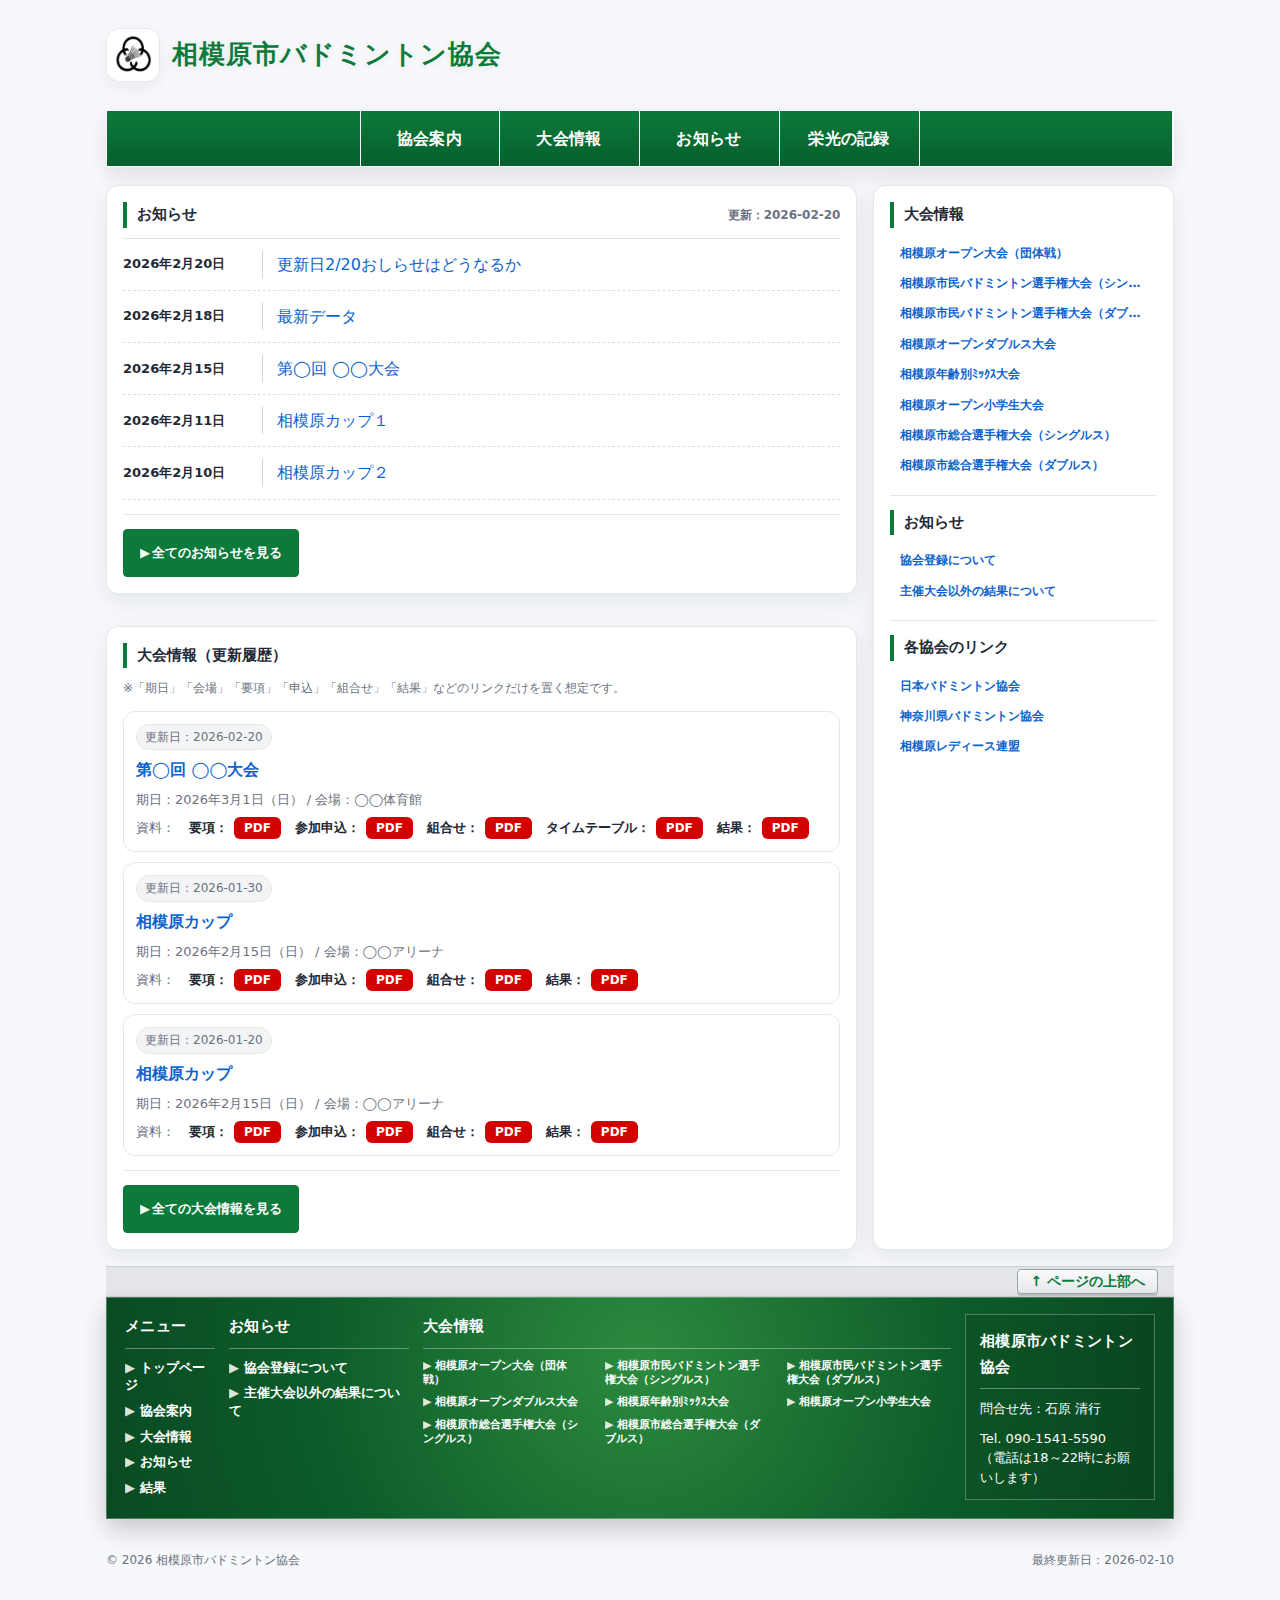
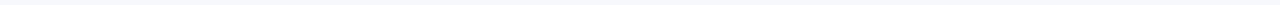
<file: index.html>
<!doctype html>
<html lang="ja">
<head>
  <meta charset="utf-8" />
  <meta name="viewport" content="width=device-width, initial-scale=1" />
  <title>相模原市バドミントン協会</title>
  <meta name="description" content="相模原市バドミントン協会の公式サイト。大会情報・結果・お知らせを掲載しています。" />

  <link rel="stylesheet" href="assets/style.css">

  <!-- ナビを北海道協会のような「中央寄せタブ＋横長バー」にするための追記 -->
  <style>
    :root{
      --nav-line: 1px; /* ← 線の太さはここだけ変更 */
    }

    .topnav{
      margin: 14px 0 18px;
      background: linear-gradient(180deg, #0b7a3a, #075f2d);
      border: var(--nav-line) solid #ffffff;
      border-radius: 0;
      box-shadow: 0 8px 18px rgba(16,24,40,.10);
    }

    .topnav .nav-inner{
      max-width: 1100px;
      margin: 0 auto;
      padding: 0 10px;
      /* paddingのせいで右端線が見えにくいので、内側にも右線を描く */
      border-right: var(--nav-line) solid #ffffff;
    }

    .topnav nav{
      display:flex;
      justify-content:center;
      align-items:stretch;
      gap:0;
      flex-wrap:wrap;
    }

    .topnav nav a{
      display:flex;
      align-items:center;
      justify-content:center;
      min-width: 140px;
      padding: 14px 18px;
      border-radius: 0;
      background: transparent;
      color: #fff;
      font-weight: 700;
      text-decoration:none;
      letter-spacing: .02em;

      /* 線（統一） */
      border: 0;
      border-right: var(--nav-line) solid #ffffff;
    }

    /* 左端（お知らせの左線） */
    .topnav nav a:first-child{
      border-left: var(--nav-line) solid #ffffff;
    }

    /* 最後のタブは右線なし（外枠があるため） */
    .topnav nav a:last-child{
      border-right: var(--nav-line) solid #ffffff;
    }

    .topnav nav a:hover{
      background: rgba(0,0,0,.15);
    }

    /* スマホ2段：線も同じ太さで */
    @media (max-width: 720px){
      .topnav nav a{
        min-width: 50%;
        border-right: var(--nav-line) solid #ffffff;
        border-top: var(--nav-line) solid #ffffff;
      }
      .topnav nav a:nth-child(2n){ border-right: 0; }
      .topnav nav a:nth-child(-n+2){ border-top: 0; }

      /* 左列だけ左線 */
      .topnav nav a:nth-child(odd){ border-left: var(--nav-line) solid #ffffff; }
      .topnav nav a:nth-child(even){ border-left: 0; }
    }

    /* ===== Mega Menu (Hokkaido-like compact) ===== */
    .mega{
      margin: 0 0 0; /* 余白は必要なら調整 */
      background: radial-gradient(circle at 50% 28%, #2c8b3e 0%, #0d5c2a 58%, #094a22 100%);
      border: 1px solid rgba(255,255,255,.28);
      box-shadow: 0 10px 24px rgba(0,0,0,.20);
      color: #fff;

      /* ★横スクロールさせない（保険） */
      overflow-x: hidden;
    }

    .mega-inner{
      max-width: 1100px;
      margin: 0 auto;
      padding: 16px 18px 18px;
      display: grid;
      grid-template-columns: 90px 180px 1fr 190px; /* 左：メニュー / 中：お知らせ / 大：大会情報 / 右：協会情報 */
      gap: 14px;
      align-items: start;
    }

    /* ★まれにグリッドが縮まらないのを防ぐ（横はみ出し対策） */
    .mega-col{ min-width: 0; }
    .mega-info{ min-width: 0; }

    /* 見出し：小さめ・線細め（北海道寄せ） */
    .mega-col h2,
    .mega-info h2{
      margin: 0 0 10px;
      font-size: 15px;
      font-weight: 800;
      letter-spacing: .02em;
      color: #fff;
      padding-bottom: 8px;
      border-bottom: 1px solid rgba(255,255,255,.35);
    }

    /* リスト全体：文字小さめ・行間詰める */
    .mega-col ul{
      list-style: none;
      margin: 0;
      padding: 0;
      display: grid;
      gap: 8px;
      font-size: 13px;     /* ★小さく */
      line-height: 1.35;   /* ★詰める */
    }

    /* 大会情報：3列で“縦に伸びない” */
    .mega-col ul.three{
      grid-template-columns: 1fr 1fr 1fr;
      column-gap: 18px;
      row-gap: 8px;
    }

    /* 大会情報のリンク文字だけ小さく */
    .mega-col ul.three a{
      font-size: 11px;
      line-height: 1.3;
    }

    /* ★リンク：横に伸ばさず、必要なら折り返して縦に伸ばす（A案） */
    .mega a{
      color: #fff;
      text-decoration: none;
      font-weight: 650;

      display: block;           /* ★カラム幅いっぱいを使って折り返す */
      max-width: 100%;
      white-space: normal;      /* ★nowrap禁止 → 折り返し許可 */
      overflow: visible;
      text-overflow: clip;

      overflow-wrap: anywhere;  /* ★長い文字列/括弧でも折る */
      word-break: break-word;   /* ★保険 */
      line-height: 1.35;
    }

    .mega a::before{
      content: "▶ ";
      opacity: .85;
    }

    .mega a:hover{
      text-decoration: underline;
    }

    /* 例外：どうしても2行に揃えたい時だけ付けるクラス（A案では基本不要） */
    .mega a.two-line{
      white-space: normal;
      display: -webkit-box;
      -webkit-line-clamp: 2;         /* ★2行で止める */
      -webkit-box-orient: vertical;
      overflow: hidden;
    }

    /* 右の協会情報ボックス：北海道っぽく薄枠・余白少なめ */
    .mega-info{
      border: 1px solid rgba(255,255,255,.28);
      background: rgba(0,0,0,.08);
      padding: 14px 14px 12px;
    }

    .mega-info p{
      margin: 10px 0 0;
      font-size: 13px;
      line-height: 1.5;
    }

    .mega-info .links{
      display: flex;
      gap: 14px;
      flex-wrap: wrap;
      margin-top: 10px;
    }

    .mega-info .links a{
      text-decoration: underline;
      font-weight: 800;
      white-space: nowrap;
    }

    /* Responsive：崩れ方も北海道寄せ */
    @media (max-width: 1060px){
      .mega-inner{
        grid-template-columns: 210px 1fr; /* 左2列に */
      }
      .mega-info{
        grid-column: 1 / -1;
      }
      .mega-col ul.three{
        grid-template-columns: 1fr 1fr; /* 2列に */
      }
    }

    @media (max-width: 620px){
      .mega-inner{
        grid-template-columns: 1fr;
      }
      .mega-col ul.three{
        grid-template-columns: 1fr;
      }
    }
  </style>
</head>

<body>
  <a id="top"></a><div class="container">
    <!-- =========================
         ヘッダー（ロゴ・協会名は残す）
         ・協会名押下でホームに戻る（index.html）
         ========================= -->
    <header>
      <!-- ★ここを index.html に統一（サブページからも確実に戻れる） -->
      <a class="brand" href="index.html" aria-label="相模原市バドミントン協会 ホームへ">
        <div class="logo-wrap" aria-hidden="true">
          <!-- ロゴ画像 -->
          <img src="parts/logo.png" alt="相模原市バドミントン協会 ロゴ">
        </div>
        <div>
          <h1>相模原市バドミントン協会</h1>
        </div>
      </a>
    </header>

    <!-- =========================
         ナビ（北海道協会のように中央寄せのタブ）
         ========================= -->
    <div class="topnav" role="navigation" aria-label="グローバルナビゲーション">
      <div class="nav-inner">
        <nav aria-label="グローバルナビ">
          <a href="index-about.html">協会案内</a>
          <a href="index-taikai.html">大会情報</a>
          <a href="index-news.html">お知らせ</a>
          <a href="index-records.html">栄光の記録</a>
        </nav>
      </div>
    </div>

    <div class="grid">
      <!-- 左カラム -->
      <div class="left-col">
        <section id="news" class="card">
          <h3>
            お知らせ
            <span id="homeNewsUpdated" style="font-size:12px;color:var(--muted)"></span>
          </h3>

          <ul id="homeNewsList" class="list"></ul>

          <div class="sep"></div>
          <a class="btn btn-green" href="index-news.html">全てのお知らせを見る</a>
        </section>

        <!-- =========================
            大会情報（試合詳細は省略）
            ========================= -->
        <section id="tournament" class="card" style="margin-top:16px">
          <h3>大会情報（更新履歴）</h3>
          <p class="hint">※「期日」「会場」「要項」「申込」「組合せ」「結果」などのリンクだけを置く想定です。</p>

          <ul id="homeTaikaiList" class="list"></ul>

          <div class="sep"></div>
          <a class="btn btn-green" href="index-taikai.html">全ての大会情報を見る</a>
        </section>
      </div>

      <!-- =========================
           右カラム（導線まとめ）
           ========================= -->
      <aside class="card" aria-label="ショートカット">
        <h3 id="contact">大会情報</h3>
        <div class="links"><a class="title" href="index-results.html?key=open_team">相模原オープン大会（団体戦）</a></div>
        <div class="links"><a class="title" href="index-results.html?key=shimin_single">相模原市民バドミントン選手権大会（シングルス）</a></div>
        <div class="links"><a class="title" href="index-results.html?key=shimin_double">相模原市民バドミントン選手権大会（ダブルス）</a></div>
        <div class="links"><a class="title" href="index-results.html?key=open_double">相模原オープンダブルス大会</a></div>
        <div class="links"><a class="title" href="index-results.html?key=age_mix">相模原年齢別ﾐｯｸｽ大会</a></div>
        <div class="links"><a class="title" href="index-results.html?key=open_elem">相模原オープン小学生大会</a></div>
        <div class="links"><a class="title" href="index-results.html?key=sogo_single">相模原市総合選手権大会（シングルス）</a></div>
        <div class="links"><a class="title" href="index-results.html?key=sogo_double">相模原市総合選手権大会（ダブルス）</a></div>
      
        <div class="sep"></div>

        <h3>お知らせ</h3>
        <div class="links">
          <a class="title" href="index-regist.html">協会登録について</a>
        </div>
        <div class="links">
          <a class="title" href="https://www.badminton-kk.org/">主催大会以外の結果について</a>
        </div>

        <div class="sep"></div>

        <h3>各協会のリンク</h3>
        <div class="links">
          <a class="title" href="https://www.badminton.or.jp/">日本バドミントン協会</a>
        </div>
        <div class="links">
          <a class="title" href="https://www.badminton-kk.org/">神奈川県バドミントン協会</a>
        </div>
        <div class="links">
          <a class="title" href="https://sagamihara-redhi-su-bado.jimdofree.com/">相模原レディース連盟</a>
        </div>
      </aside>
    </div>

    <!-- 上部グレー帯：ページ上部へ -->
    <div class="topbar" aria-label="ページ操作">
      <div class="topbar-inner">
        <a class="topbar-btn" href="#top">↑ ページの上部へ</a>
      </div>
    </div>

    <!-- =========================
        Header Mega Menu（北海道サイト風）
        ========================= -->
    <section class="mega" aria-label="ヘッダーメニュー">
      <div class="mega-inner">

        <!-- 1) メニュー -->
        <div class="mega-col">
          <h2>メニュー</h2>
          <ul>
            <li><a href="index.html">トップページ</a></li>
            <li><a href="index-about.html">協会案内</a></li>
            <li><a href="index-taikai.html">大会情報</a></li>
            <li><a href="index-news.html">お知らせ</a></li>
            <li><a href="index-records.html">結果</a></li>
          </ul>
        </div>

        <!-- 2) お知らせ -->
        <div class="mega-col">
          <h2>お知らせ</h2>
          <ul>
            <li><a href="index-regist.html">協会登録について</a></li>
            <li><a href="news.html">主催大会以外の結果について</a></li>
          </ul>
        </div>

        <!-- 3) 大会情報 -->
        <div class="mega-col">
          <h2>大会情報</h2>
          <ul class="three">
            <li><a href="index-results.html?key=open_team">相模原オープン大会（団体戦）</a></li>
            <li><a href="index-results.html?key=shimin_single">相模原市民バドミントン選手権大会（シングルス）</a></li>
            <li><a href="index-results.html?key=shimin_double">相模原市民バドミントン選手権大会（ダブルス）</a></li>
            <li><a href="index-results.html?key=open_double">相模原オープンダブルス大会</a></li>
            <li><a href="index-results.html?key=age_mix">相模原年齢別ﾐｯｸｽ大会</a></li>
            <li><a href="index-results.html?key=open_elem">相模原オープン小学生大会</a></li>
            <li><a href="index-results.html?key=sogo_single">相模原市総合選手権大会（シングルス）</a></li>
            <li><a href="index-results.html?key=sogo_double">相模原市総合選手権大会（ダブルス）</a></li>
          </ul>
        </div>

        <!-- 4) 協会情報（右の枠） -->
        <aside class="mega-info" aria-label="協会情報">
          <h2>相模原市バドミントン協会</h2>
          <p>
            問合せ先：石原 清行
          </p>
          <p>
            Tel. 090-1541-5590<br>
            （電話は18～22時にお願いします）
          </p>
        </aside>

      </div>
    </section>

    <footer>
      <div>© <span id="y"></span> 相模原市バドミントン協会</div>
      <div>最終更新日：2026-02-10</div>
    </footer>
  </div>

  <script>
    document.getElementById("y").textContent = new Date().getFullYear();
  </script>

  <script src="assets/home-render.js" defer></script>
  <script src="assets/home-news-render.js" defer></script>

</body>
</html>
</file>
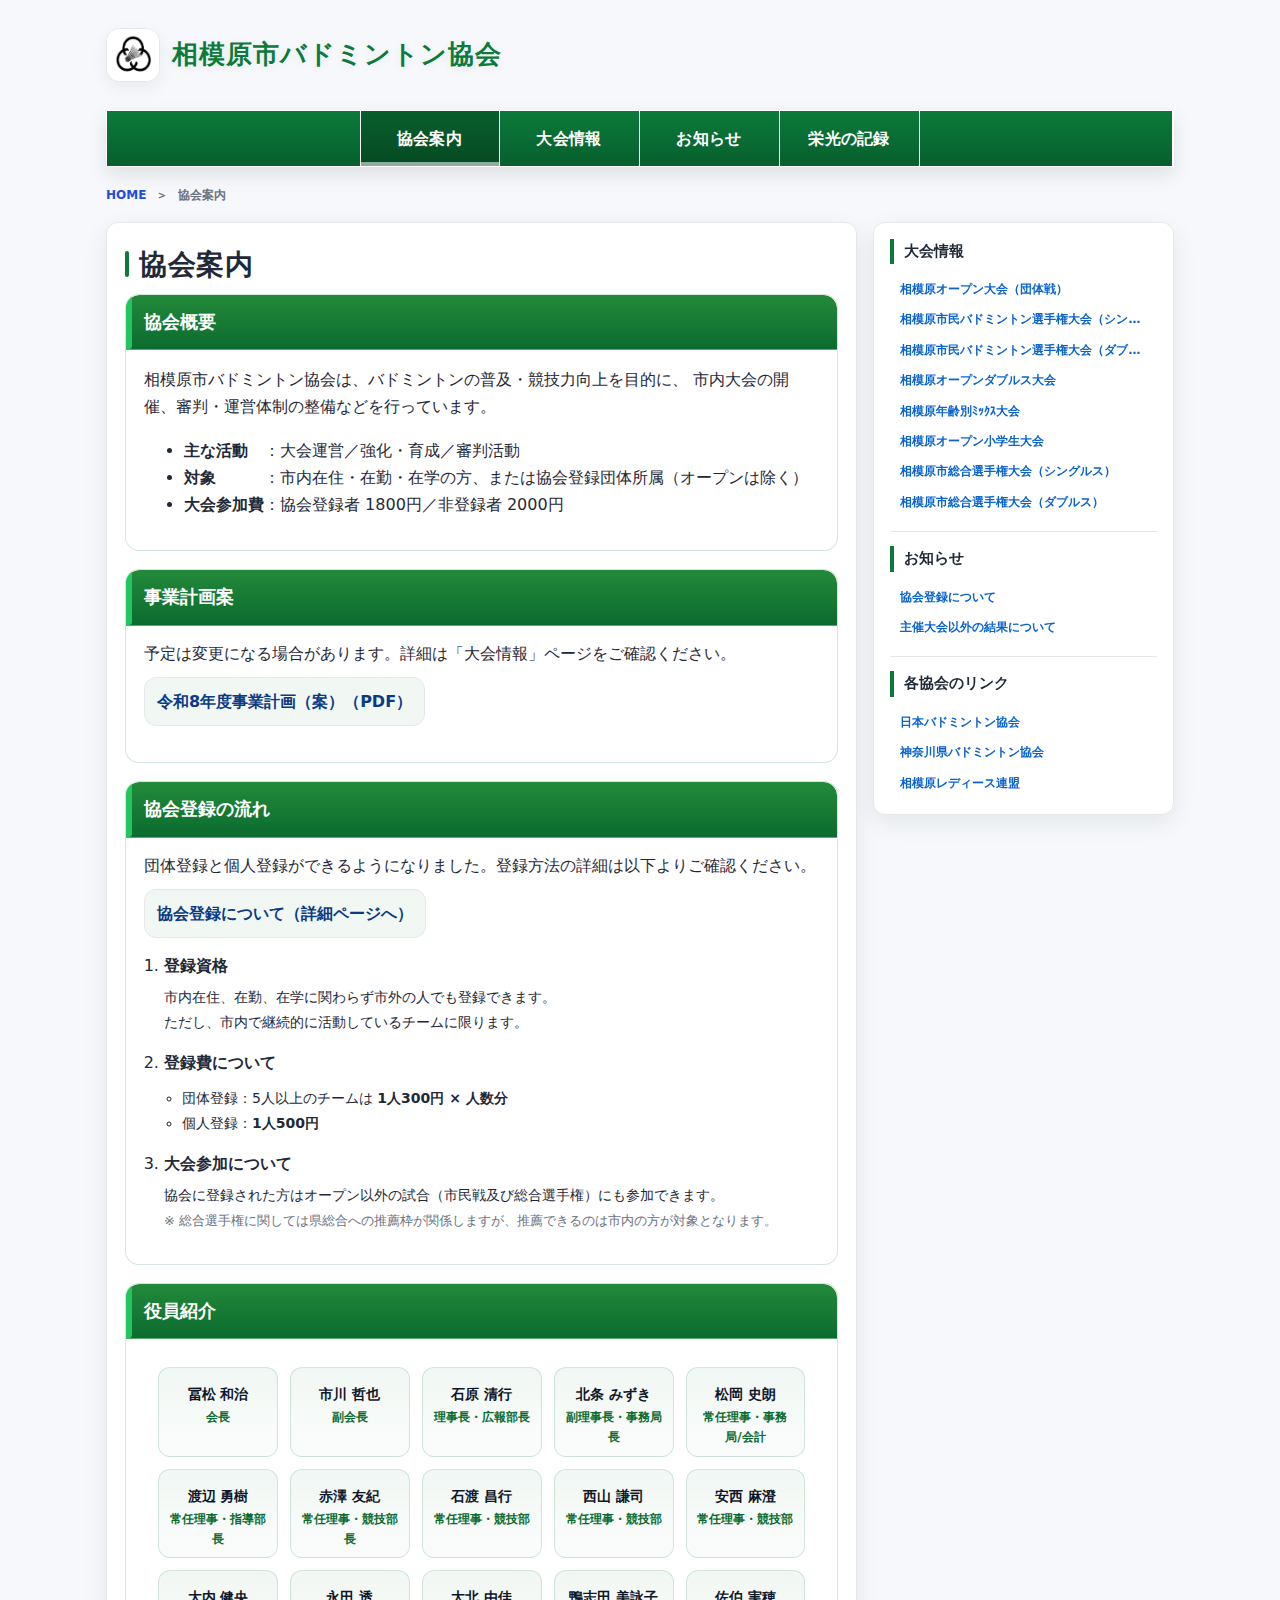
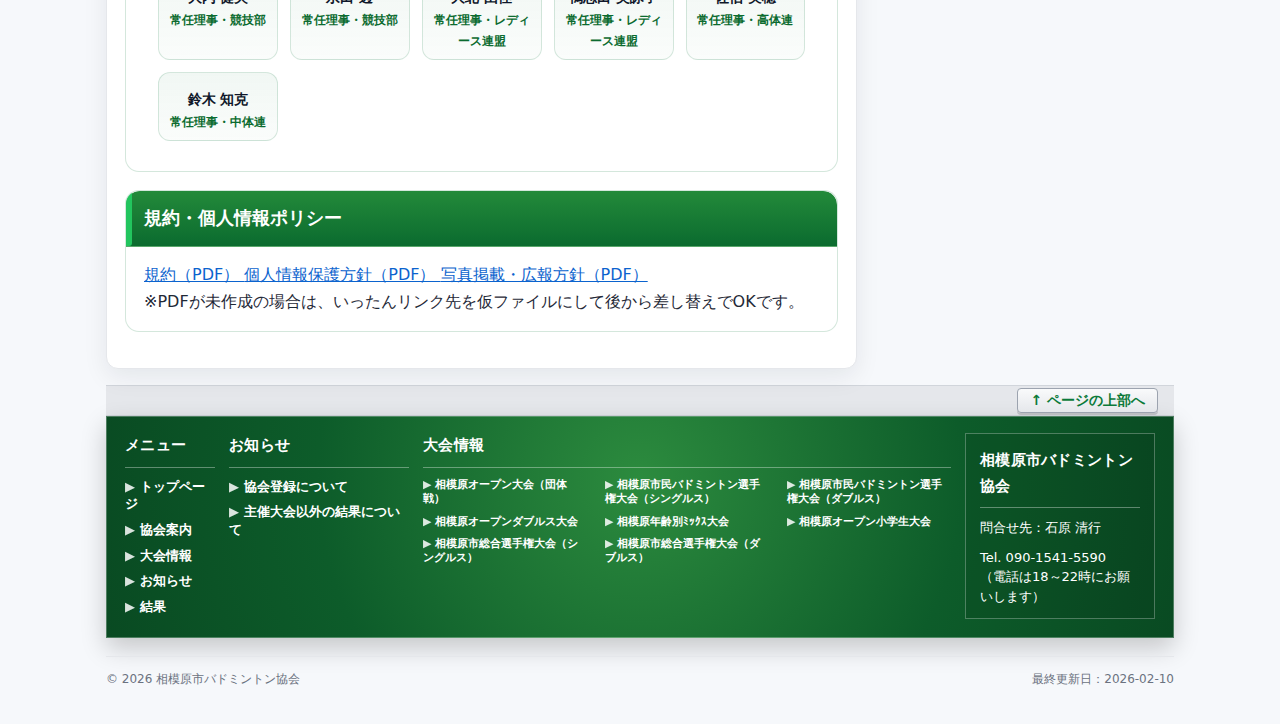
<file: index-about.html>
<!doctype html>
<html lang="ja">
<head>
  <meta charset="utf-8" />
  <meta name="viewport" content="width=device-width, initial-scale=1" />
  <title>協会案内｜相模原市バドミントン協会</title>
  <meta name="description" content="相模原市バドミントン協会の大会情報ページ。年度別に要項・申込・組合せ・結果などを掲載します。" />
  <link rel="stylesheet" href="assets/style.css">
  <link rel="stylesheet" href="assets/style-about.css">
</head>

<body>
  <a id="top"></a>

  <div class="container">
    <!-- Header -->
    <header class="header">
      <a class="brand" href="index.html" aria-label="相模原市バドミントン協会 トップへ">
        <div class="logo-wrap" aria-hidden="true">
          <img src="parts/logo.png" alt="相模原市バドミントン協会 ロゴ">
        </div>
        <div class="brand-text">
          <h1>相模原市バドミントン協会</h1>
        </div>
      </a>
    </header>

    <div class="topnav" role="navigation" aria-label="グローバルナビゲーション">
      <div class="nav-inner">
        <nav aria-label="グローバルナビ">
          <a href="index-about.html" aria-current="page">協会案内</a>
          <a href="index-taikai.html">大会情報</a>
          <a href="index-news.html">お知らせ</a>
          <a href="index-records.html">栄光の記録</a>
        </nav>
      </div>
    </div>

    <nav class="breadcrumb" aria-label="パンくず">
      <a href="index.html">HOME</a>
      <span aria-current="page">協会案内</span>
    </nav>

    <!-- Page frame -->
    <div class="page">
      <div class="page-inner">

        <!-- Left: main -->
        <main class="content" aria-label="協会案内本文">
          <h2 class="page-title">協会案内</h2>

          <!-- 1) 協会案内（概要） -->
          <section class="about-block" aria-label="協会概要">
            <h3 class="about-title">協会概要</h3>

            <div class="about-body">
              <p class="about-lead">
                相模原市バドミントン協会は、バドミントンの普及・競技力向上を目的に、
                市内大会の開催、審判・運営体制の整備などを行っています。
              </p>

              <ul class="about-list">
                <li><b>主な活動　</b>：大会運営／強化・育成／審判活動</li>
                <li><b>対象　　　</b>：市内在住・在勤・在学の方、または協会登録団体所属（オープンは除く）</li>
                <li><b>大会参加費</b>：協会登録者 1800円／非登録者 2000円</li>
              </ul>
            </div>
          </section>

          <section class="about-block" aria-label="年間大会スケジュール">
            <h3 class="about-title">事業計画案</h3>

            <div class="schedule-note">
              予定は変更になる場合があります。詳細は「大会情報」ページをご確認ください。
            </div>

            <div class="schedule-actions">
              <a class="doc-btn" href="parts/r8keikaku.pdf" target="_blank" rel="noopener">
                令和8年度事業計画（案）（PDF）
              </a>
            </div>

            <!-- （必要ならここに月別リストも残せます） -->
          </section>

          <!-- 2) 入会・登録の流れ（ボックスで） -->
          <section class="about-block">
            <h3 class="about-title">協会登録の流れ</h3>

            <p class="flow-lead">
              団体登録と個人登録ができるようになりました。登録方法の詳細は以下よりご確認ください。
            </p>

            <a class="doc-btn" href="index-regist.html" target="_blank" rel="noopener">
              協会登録について（詳細ページへ）
            </a>

            <ol class="flow-list">
              <li>
                <div class="flow-item-title">登録資格</div>
                <div class="flow-item-text">
                  市内在住、在勤、在学に関わらず市外の人でも登録できます。<br>
                  ただし、市内で継続的に活動しているチームに限ります。
                </div>
              </li>

              <li>
                <div class="flow-item-title">登録費について</div>
                <div class="flow-item-text">
                  <ul class="flow-sublist">
                    <li>団体登録：5人以上のチームは <b>1人300円 × 人数分</b></li>
                    <li>個人登録：<b>1人500円</b></li>
                  </ul>
                </div>
              </li>

              <li>
                <div class="flow-item-title">大会参加について</div>
                <div class="flow-item-text">
                  協会に登録された方はオープン以外の試合（市民戦及び総合選手権）にも参加できます。<br>
                  <span class="flow-note">※ 総合選手権に関しては県総合への推薦枠が関係しますが、推薦できるのは市内の方が対象となります。</span>
                </div>
              </li>
            </ol>
          </section>

          <!-- 3) 役員紹介（カード） -->
          <section class="about-block" aria-label="役員紹介">
            <h3 class="about-title">役員紹介</h3>

            <div class="member-grid">
              <!-- 例：写真あり（画像パスは適宜差し替え） -->
              <div class="member-card">
                <div class="member-name">冨松 和治</div>
                <div class="member-role">会長</div>
              </div>

              <div class="member-card">
                <div class="member-name">市川 哲也</div>
                <div class="member-role">副会長</div>
              </div>

              <div class="member-card">
                <div class="member-name">石原 清行</div>
                <div class="member-role">理事長・広報部長</div>
              </div>

              <div class="member-card">
                <div class="member-name">北条 みずき</div>
                <div class="member-role">副理事長・事務局長</div>
              </div>

              <div class="member-card">
                <div class="member-name">松岡 史朗</div>
                <div class="member-role">常任理事・事務局/会計</div>
              </div>

              <div class="member-card">
                <div class="member-name">渡辺 勇樹</div>
                <div class="member-role">常任理事・指導部長</div>
              </div>

              <div class="member-card">
                <div class="member-name">赤澤 友紀</div>
                <div class="member-role">常任理事・競技部長</div>
              </div>

              <div class="member-card">
                <div class="member-name">石渡 昌行</div>
                <div class="member-role">常任理事・競技部</div>
              </div>

              <div class="member-card">
                <div class="member-name">西山 謙司</div>
                <div class="member-role">常任理事・競技部</div>
              </div>

              <div class="member-card">
                <div class="member-name">安西 麻澄</div>
                <div class="member-role">常任理事・競技部</div>
              </div>

              <div class="member-card">
                <div class="member-name">大内 健央</div>
                <div class="member-role">常任理事・競技部</div>
              </div>

              <div class="member-card">
                <div class="member-name">永田 透</div>
                <div class="member-role">常任理事・競技部</div>
              </div>

              <div class="member-card">
                <div class="member-name">大北 由佳</div>
                <div class="member-role">常任理事・レディース連盟</div>
              </div>

              <div class="member-card">
                <div class="member-name">鴨志田 美詠子</div>
                <div class="member-role">常任理事・レディース連盟</div>
              </div>

              <div class="member-card">
                <div class="member-name">佐伯 実穂</div>
                <div class="member-role">常任理事・高体連</div>
              </div>

              <div class="member-card">
                <div class="member-name">鈴木 知克</div>
                <div class="member-role">常任理事・中体連</div>
              </div>
          </section>

          <!-- 4) 規約/個人情報ポリシー（リンク） -->
          <section class="about-block" aria-label="規約・ポリシー">
            <h3 class="about-title">規約・個人情報ポリシー</h3>

            <div class="policy-links">
              <a class="policy-link" href="assets/docs/kiyaku.pdf" target="_blank" rel="noopener">
                規約（PDF）
              </a>
              <a class="policy-link" href="assets/docs/privacy.pdf" target="_blank" rel="noopener">
                個人情報保護方針（PDF）
              </a>
              <a class="policy-link" href="assets/docs/photo-policy.pdf" target="_blank" rel="noopener">
                写真掲載・広報方針（PDF）
              </a>
            </div>

            <div class="policy-note">
              ※PDFが未作成の場合は、いったんリンク先を仮ファイルにして後から差し替えでOKです。
            </div>
          </section>

        </main>

        <!-- Right tab：内容はそのまま -->
        <aside class="card right-tab" aria-label="ショートカット">
          <h3>大会情報</h3>
          <div class="links"><a class="title" href="index-results.html?key=open_team">相模原オープン大会（団体戦）</a></div>
          <div class="links"><a class="title" href="index-results.html?key=shimin_single">相模原市民バドミントン選手権大会（シングルス）</a></div>
          <div class="links"><a class="title" href="index-results.html?key=shimin_double">相模原市民バドミントン選手権大会（ダブルス）</a></div>
          <div class="links"><a class="title" href="index-results.html?key=open_double">相模原オープンダブルス大会</a></div>
          <div class="links"><a class="title" href="index-results.html?key=age_mix">相模原年齢別ﾐｯｸｽ大会</a></div>
          <div class="links"><a class="title" href="index-results.html?key=open_elem">相模原オープン小学生大会</a></div>
          <div class="links"><a class="title" href="index-results.html?key=sogo_single">相模原市総合選手権大会（シングルス）</a></div>
          <div class="links"><a class="title" href="index-results.html?key=sogo_double">相模原市総合選手権大会（ダブルス）</a></div>

          <div class="sep"></div>

          <h3>お知らせ</h3>
          <div class="links"><a class="title" href="index-regist.html">協会登録について</a></div>
          <div class="links"><a class="title" href="news.html">主催大会以外の結果について</a></div>

          <div class="sep"></div>

          <h3>各協会のリンク</h3>
          <div class="links"><a class="title" href="https://www.badminton.or.jp/">日本バドミントン協会</a></div>
          <div class="links"><a class="title" href="https://www.badminton-kk.org/">神奈川県バドミントン協会</a></div>
          <div class="links"><a class="title" href="https://sagamihara-redhi-su-bado.jimdofree.com/">相模原レディース連盟</a></div>
        </aside>
      </div>
    </div>

    <!-- 上部グレー帯：ページ上部へ -->
    <div class="topbar" aria-label="ページ操作">
      <div class="topbar-inner">
        <a class="topbar-btn" href="#top">↑ ページの上部へ</a>
      </div>
    </div>

    <!-- =========================
        Header Mega Menu（北海道サイト風）
        ========================= -->
    <section class="mega" aria-label="ヘッダーメニュー">
      <div class="mega-inner">

        <!-- 1) メニュー -->
        <div class="mega-col">
          <h2>メニュー</h2>
          <ul>
            <li><a href="index.html">トップページ</a></li>
            <li><a href="index-about.html">協会案内</a></li>
            <li><a href="index-taikai.html">大会情報</a></li>
            <li><a href="index-news.html">お知らせ</a></li>
            <li><a href="index-records.html">結果</a></li>
          </ul>
        </div>

        <!-- 2) お知らせ -->
        <div class="mega-col">
          <h2>お知らせ</h2>
          <ul>
            <li><a href="index-regist.html">協会登録について</a></li>
            <li><a href="news.html">主催大会以外の結果について</a></li>
          </ul>
        </div>

        <!-- 3) 大会情報 -->
        <div class="mega-col">
          <h2>大会情報</h2>
          <ul class="three">
            <li><a href="index-results.html?key=open_team">相模原オープン大会（団体戦）</a></li>
            <li><a href="index-results.html?key=shimin_single">相模原市民バドミントン選手権大会（シングルス）</a></li>
            <li><a href="index-results.html?key=shimin_double">相模原市民バドミントン選手権大会（ダブルス）</a></li>
            <li><a href="index-results.html?key=open_double">相模原オープンダブルス大会</a></li>
            <li><a href="index-results.html?key=age_mix">相模原年齢別ﾐｯｸｽ大会</a></li>
            <li><a href="index-results.html?key=open_elem">相模原オープン小学生大会</a></li>
            <li><a href="index-results.html?key=sogo_single">相模原市総合選手権大会（シングルス）</a></li>
            <li><a href="index-results.html?key=sogo_double">相模原市総合選手権大会（ダブルス）</a></li>
          </ul>
        </div>

        <!-- 4) 協会情報（右の枠） -->
        <aside class="mega-info" aria-label="協会情報">
          <h2>相模原市バドミントン協会</h2>
          <p>
            問合せ先：石原 清行
          </p>
          <p>
            Tel. 090-1541-5590<br>
            （電話は18～22時にお願いします）
          </p>
        </aside>

      </div>
    </section>

    <footer>
      <div>© <span id="y"></span> 相模原市バドミントン協会</div>
      <div>最終更新日：2026-02-10</div>
    </footer>
  </div>

  <script>
    document.getElementById("y").textContent = new Date().getFullYear();

    const tabs = Array.from(document.querySelectorAll(".year-tab"));
    const panels = Array.from(document.querySelectorAll(".year-panel"));
    const select = document.getElementById("yearSelect");

    function showPanel(id){
      panels.forEach(p => p.classList.toggle("is-show", p.id === id));
      tabs.forEach(t => {
        const on = (t.dataset.target === id);
        t.classList.toggle("is-active", on);
        t.setAttribute("aria-selected", on ? "true" : "false");
      });
      if (select.value !== id) select.value = id;
      // 年度切替時は上部に寄せる（任意）
      document.querySelector(".content").scrollIntoView({behavior:"smooth", block:"start"});
    }

    tabs.forEach(t => t.addEventListener("click", () => showPanel(t.dataset.target)));
    select.addEventListener("change", () => showPanel(select.value));
  </script>
</body>
</html>
</file>
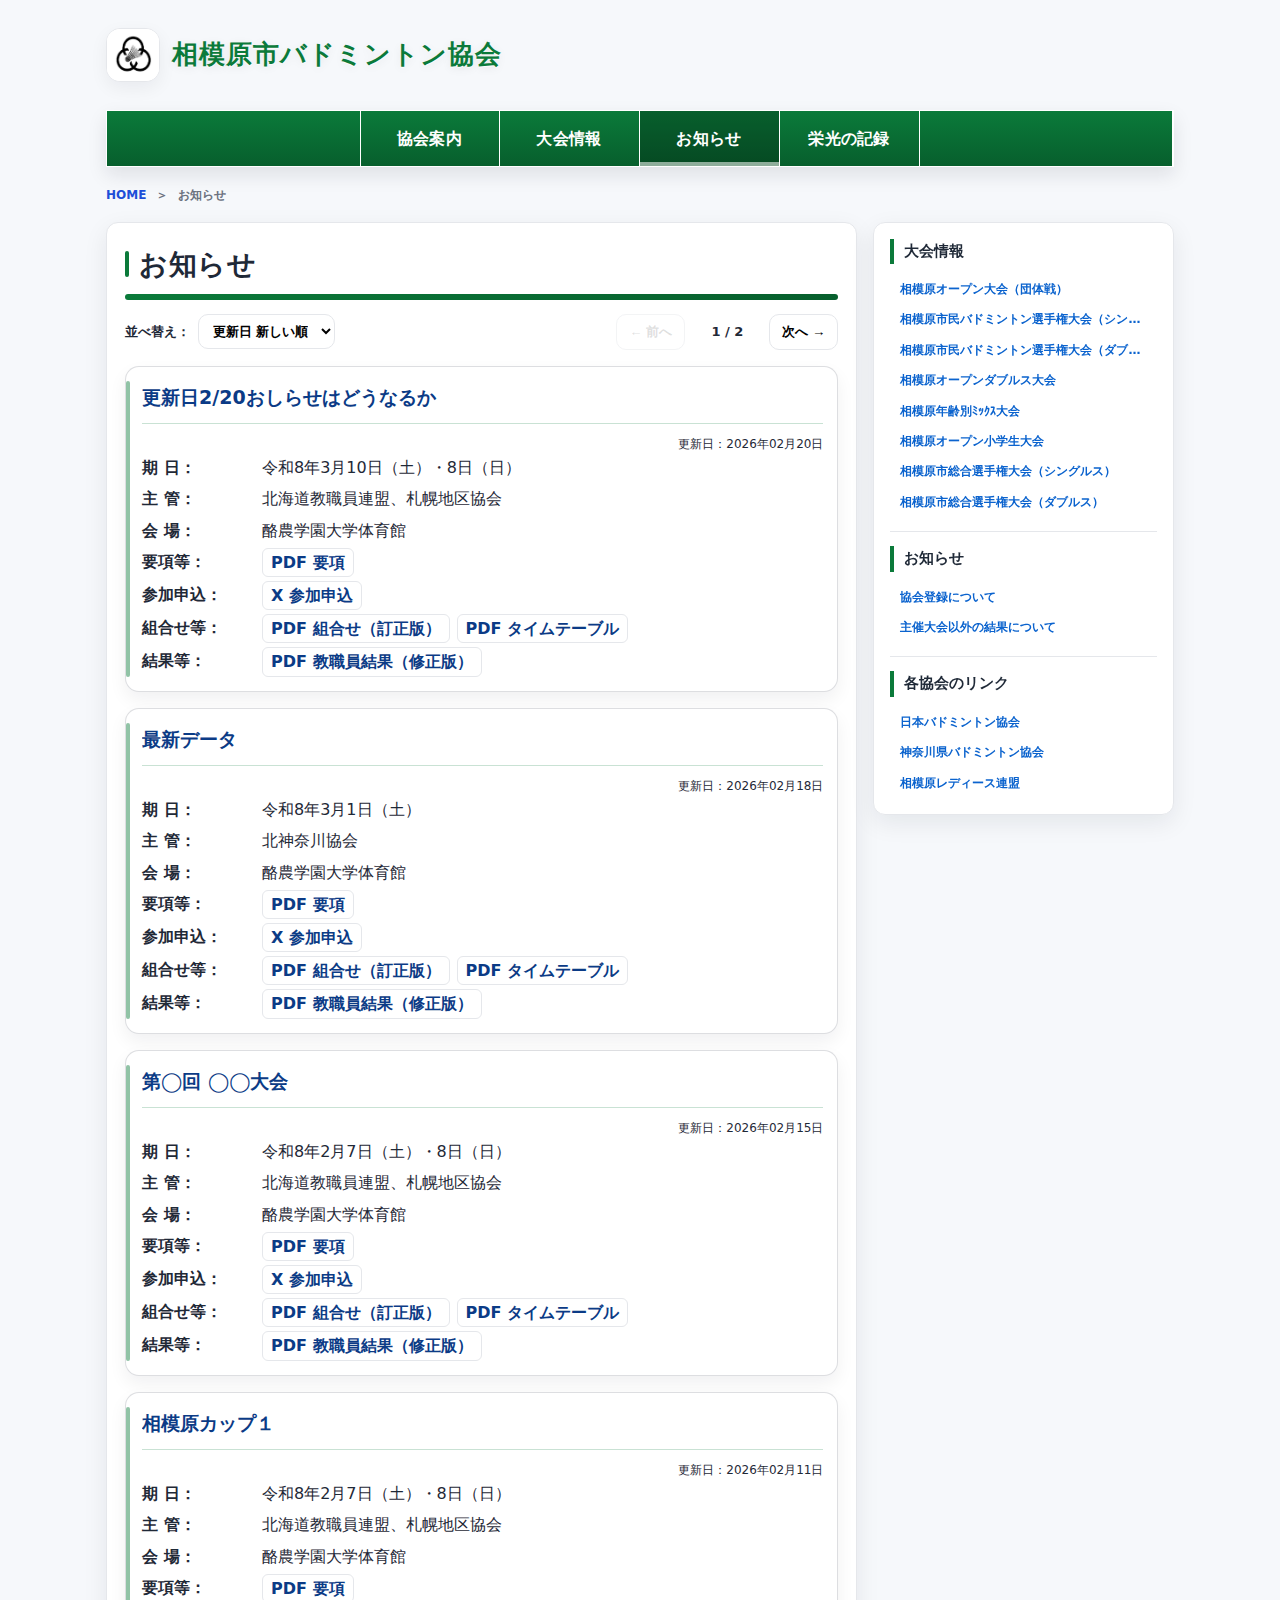
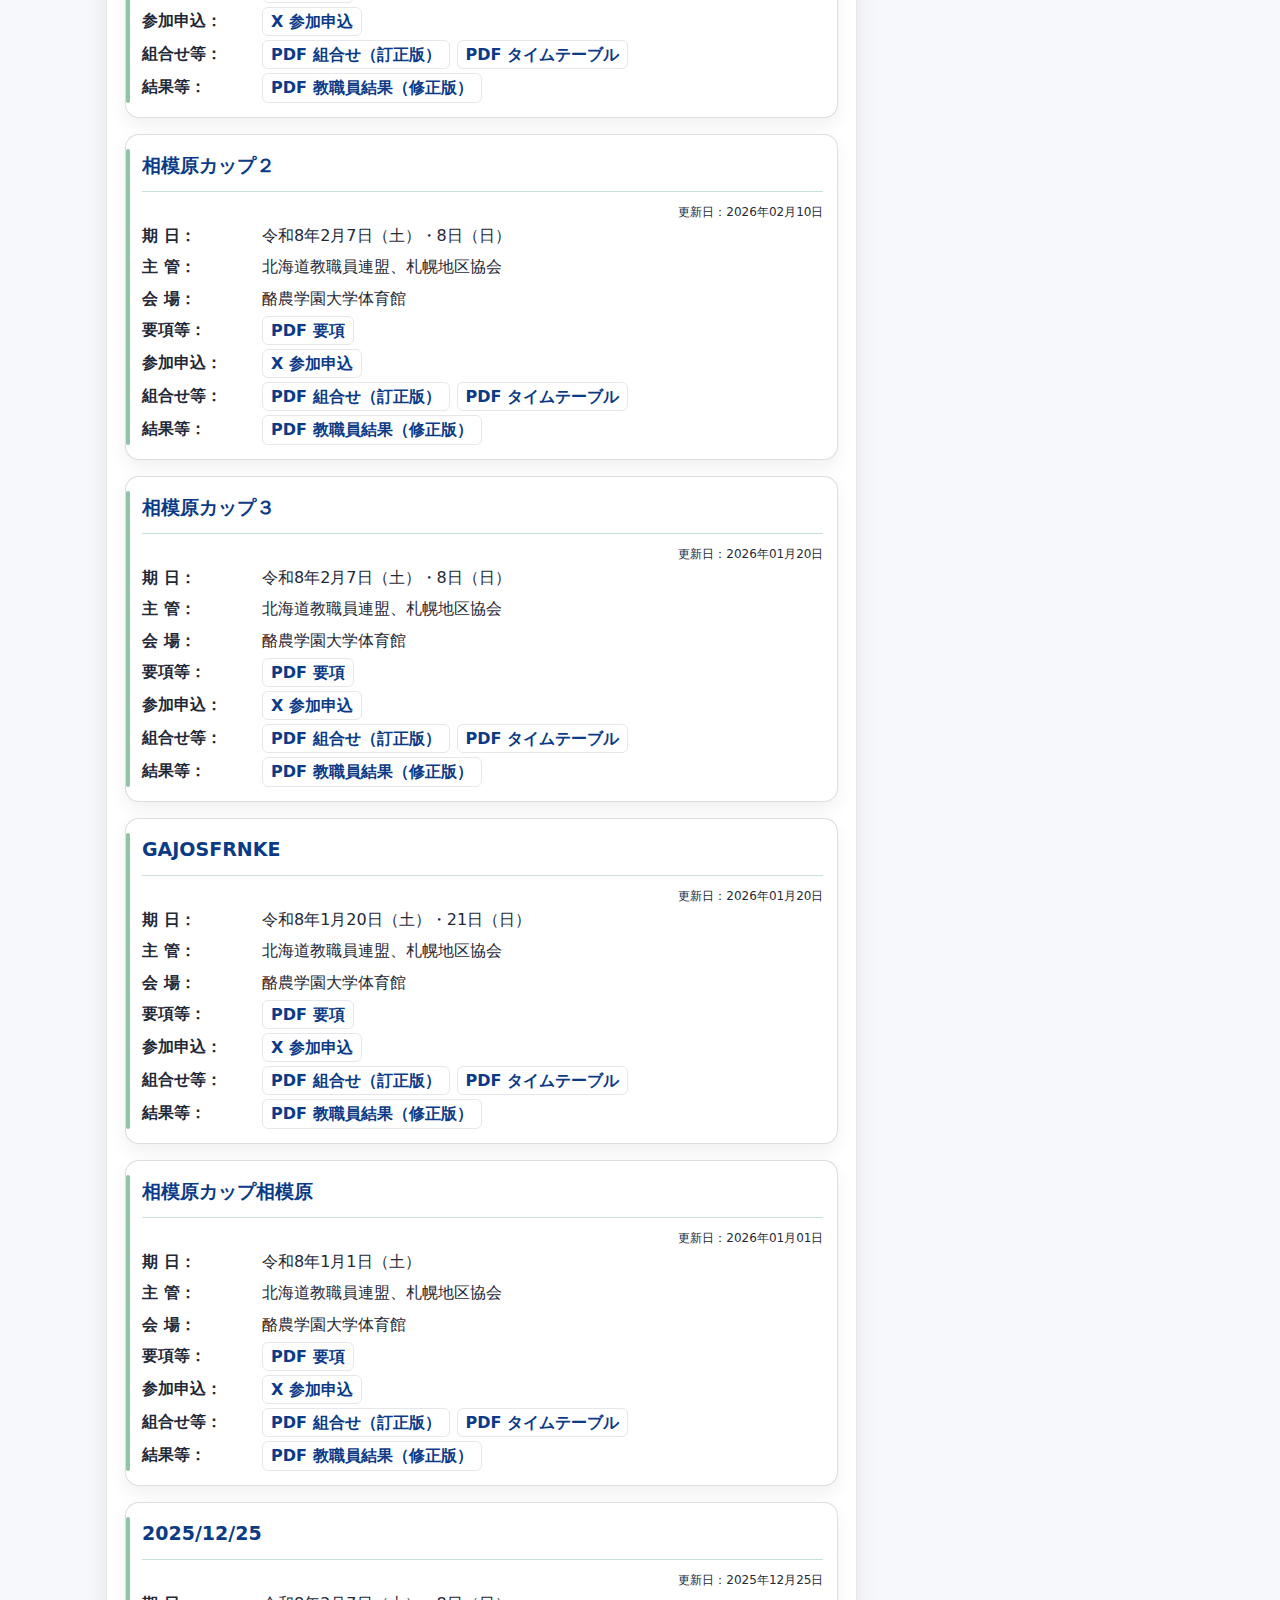
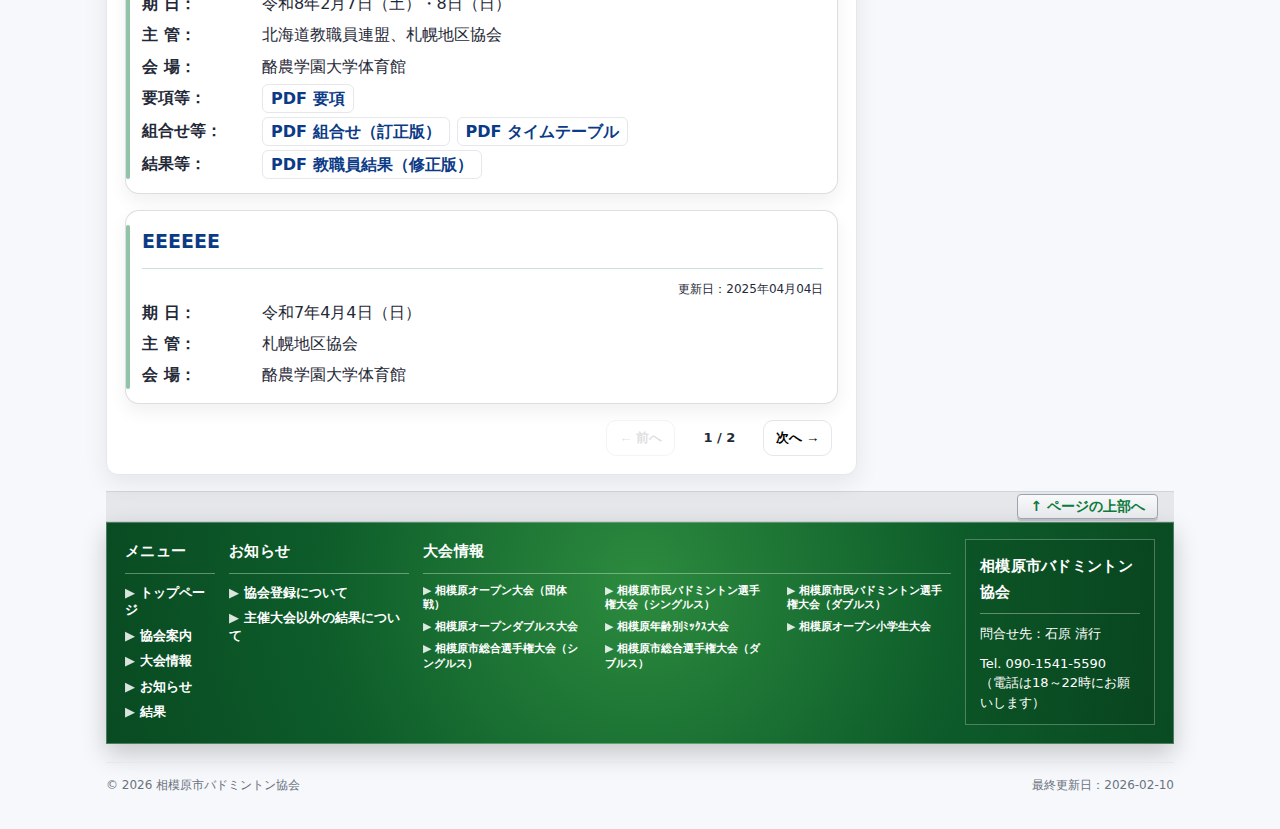
<file: index-news.html>
<!doctype html>
<html lang="ja">
<head>
  <meta charset="utf-8" />
  <meta name="viewport" content="width=device-width, initial-scale=1" />
  <title>お知らせ｜相模原市バドミントン協会</title>
  <meta name="description" content="相模原市バドミントン協会の大会情報ページ。年度別に要項・申込・組合せ・結果などを掲載します。" />
  <link rel="stylesheet" href="assets/style.css">
  <link rel="stylesheet" href="assets/style-news.css">
</head>

<body>
  <a id="top"></a>

  <div class="container">
    <!-- Header -->
    <header class="header">
      <a class="brand" href="index.html" aria-label="相模原市バドミントン協会 トップへ">
        <div class="logo-wrap" aria-hidden="true">
          <img src="parts/logo.png" alt="相模原市バドミントン協会 ロゴ">
        </div>
        <div class="brand-text">
          <h1>相模原市バドミントン協会</h1>
        </div>
      </a>
    </header>

    <div class="topnav" role="navigation" aria-label="グローバルナビゲーション">
      <div class="nav-inner">
        <nav aria-label="グローバルナビ">
          <a href="index-about.html">協会案内</a>
          <a href="index-taikai.html">大会情報</a>
          <a href="index-news.html" aria-current="page">お知らせ</a>
          <a href="index-records.html">栄光の記録</a>
        </nav>
      </div>
    </div>

    <nav class="breadcrumb" aria-label="パンくず">
      <a href="index.html">HOME</a>
      <span aria-current="page">お知らせ</span>
    </nav>

    <!-- Page frame -->
    <div class="page">
      <div class="page-inner">
        <!-- Main -->
        <main class="content" aria-label="お知らせ全文">
          <h2 class="page-title">お知らせ</h2>

          <div class="section-bar"></div>

          <div class="news-controls" aria-label="お知らせ操作">
            <div class="news-sort">
              <label for="sortSelect">並べ替え：</label>
              <select id="sortSelect">
                <option value="desc" selected>更新日 新しい順</option>
                <option value="asc">更新日 古い順</option>
              </select>
            </div>
            <div class="news-pager">
              <button id="prevPage" type="button" class="pager-btn" disabled>← 前へ</button>
              <span id="pageInfo" class="page-info">1 / 1</span>
              <button id="nextPage" type="button" class="pager-btn" disabled>次へ →</button>
            </div>
          </div>

          <div id="newsList"></div>

          <!-- controls (bottom) -->
          <div class="news-pager-bottom">
            <button id="prevPageBottom" type="button" class="pager-btn" disabled>← 前へ</button>
            <span id="pageInfoBottom" class="page-info">1 / 1</span>
            <button id="nextPageBottom" type="button" class="pager-btn" disabled>次へ →</button>
          </div>

        </main>

        <!-- Right tab：内容はそのまま -->
        <aside class="card right-tab" aria-label="ショートカット">
          <h3>大会情報</h3>
          <div class="links"><a class="title" href="index-results.html?key=open_team">相模原オープン大会（団体戦）</a></div>
          <div class="links"><a class="title" href="index-results.html?key=shimin_single">相模原市民バドミントン選手権大会（シングルス）</a></div>
          <div class="links"><a class="title" href="index-results.html?key=shimin_double">相模原市民バドミントン選手権大会（ダブルス）</a></div>
          <div class="links"><a class="title" href="index-results.html?key=open_double">相模原オープンダブルス大会</a></div>
          <div class="links"><a class="title" href="index-results.html?key=age_mix">相模原年齢別ﾐｯｸｽ大会</a></div>
          <div class="links"><a class="title" href="index-results.html?key=open_elem">相模原オープン小学生大会</a></div>
          <div class="links"><a class="title" href="index-results.html?key=sogo_single">相模原市総合選手権大会（シングルス）</a></div>
          <div class="links"><a class="title" href="index-results.html?key=sogo_double">相模原市総合選手権大会（ダブルス）</a></div>

          <div class="sep"></div>

          <h3>お知らせ</h3>
          <div class="links"><a class="title" href="index-regist.html">協会登録について</a></div>
          <div class="links"><a class="title" href="news.html">主催大会以外の結果について</a></div>

          <div class="sep"></div>

          <h3>各協会のリンク</h3>
          <div class="links"><a class="title" href="https://www.badminton.or.jp/">日本バドミントン協会</a></div>
          <div class="links"><a class="title" href="https://www.badminton-kk.org/">神奈川県バドミントン協会</a></div>
          <div class="links"><a class="title" href="https://sagamihara-redhi-su-bado.jimdofree.com/">相模原レディース連盟</a></div>
        </aside>
      </div>
    </div>

    <!-- 上部グレー帯：ページ上部へ -->
    <div class="topbar" aria-label="ページ操作">
      <div class="topbar-inner">
        <a class="topbar-btn" href="#top">↑ ページの上部へ</a>
      </div>
    </div>

    <!-- =========================
        Header Mega Menu（北海道サイト風）
        ========================= -->
    <section class="mega" aria-label="ヘッダーメニュー">
      <div class="mega-inner">

        <!-- 1) メニュー -->
        <div class="mega-col">
          <h2>メニュー</h2>
          <ul>
            <li><a href="index.html">トップページ</a></li>
            <li><a href="index-about.html">協会案内</a></li>
            <li><a href="index-taikai.html">大会情報</a></li>
            <li><a href="index-news.html">お知らせ</a></li>
            <li><a href="index-records.html">結果</a></li>
          </ul>
        </div>

        <!-- 2) お知らせ -->
        <div class="mega-col">
          <h2>お知らせ</h2>
          <ul>
            <li><a href="index-regist.html">協会登録について</a></li>
            <li><a href="news.html">主催大会以外の結果について</a></li>
          </ul>
        </div>

        <!-- 3) 大会情報 -->
        <div class="mega-col">
          <h2>大会情報</h2>
          <ul class="three">
            <li><a href="index-results.html?key=open_team">相模原オープン大会（団体戦）</a></li>
            <li><a href="index-results.html?key=shimin_single">相模原市民バドミントン選手権大会（シングルス）</a></li>
            <li><a href="index-results.html?key=shimin_double">相模原市民バドミントン選手権大会（ダブルス）</a></li>
            <li><a href="index-results.html?key=open_double">相模原オープンダブルス大会</a></li>
            <li><a href="index-results.html?key=age_mix">相模原年齢別ﾐｯｸｽ大会</a></li>
            <li><a href="index-results.html?key=open_elem">相模原オープン小学生大会</a></li>
            <li><a href="index-results.html?key=sogo_single">相模原市総合選手権大会（シングルス）</a></li>
            <li><a href="index-results.html?key=sogo_double">相模原市総合選手権大会（ダブルス）</a></li>
          </ul>
        </div>

        <!-- 4) 協会情報（右の枠） -->
        <aside class="mega-info" aria-label="協会情報">
          <h2>相模原市バドミントン協会</h2>
          <p>
            問合せ先：石原 清行
          </p>
          <p>
            Tel. 090-1541-5590<br>
            （電話は18～22時にお願いします）
          </p>
        </aside>

      </div>
    </section>

    <footer>
      <div>© <span id="y"></span> 相模原市バドミントン協会</div>
      <div>最終更新日：2026-02-10</div>
    </footer>
  </div>

  <script>
    document.getElementById("y").textContent = new Date().getFullYear();

    const tabs = Array.from(document.querySelectorAll(".year-tab"));
    const panels = Array.from(document.querySelectorAll(".year-panel"));
    const select = document.getElementById("yearSelect");

    function showPanel(id){
      panels.forEach(p => p.classList.toggle("is-show", p.id === id));
      tabs.forEach(t => {
        const on = (t.dataset.target === id);
        t.classList.toggle("is-active", on);
        t.setAttribute("aria-selected", on ? "true" : "false");
      });
      if (select.value !== id) select.value = id;
      // 年度切替時は上部に寄せる（任意）
      document.querySelector(".content").scrollIntoView({behavior:"smooth", block:"start"});
    }

    tabs.forEach(t => t.addEventListener("click", () => showPanel(t.dataset.target)));
    select.addEventListener("change", () => showPanel(select.value));
  </script>
  <script>
    (function(){
      const MS_PER_DAY = 24 * 60 * 60 * 1000;

      function parseYmdLocal(ymd){
        const m = /^(\d{4})-(\d{2})-(\d{2})$/.exec(ymd || "");
        if(!m) return null;
        return new Date(Number(m[1]), Number(m[2]) - 1, Number(m[3]));
      }
      function floorToLocalDay(dt){
        return new Date(dt.getFullYear(), dt.getMonth(), dt.getDate());
      }
      function formatJP(ymd){
        const d = parseYmdLocal(ymd);
        if(!d) return "";
        const y = d.getFullYear();
        const m = String(d.getMonth()+1).padStart(2,"0");
        const day = String(d.getDate()).padStart(2,"0");
        return `${y}年${m}月${day}日`;
      }

      const today = floorToLocalDay(new Date());

      document.querySelectorAll("article.entry").forEach(entry => {
        const updatedStr = entry.getAttribute("data-updated");
        const updated = parseYmdLocal(updatedStr);

        // --- 1) 更新日表示（右端）を data-updated からセット ---
        // entry-head がある前提。無ければ entry の先頭に作る
        const head = entry.querySelector(".entry-head") || entry;

        // 既存の .entry-meta を使う。無ければ作る
        let meta = entry.querySelector(".entry-meta");
        if(!meta){
          meta = document.createElement("div");
          meta.className = "entry-meta";
          // 見出し直下に入れる（あなたの構造に合わせるならここが安全）
          head.insertAdjacentElement("afterend", meta);
        }
        // data-updated が正しい時だけ表示（無い/不正なら空にしない＝既存温存でもOK）
        if(updated){
          meta.textContent = `更新日：${formatJP(updatedStr)}`;
        }

        // --- 2) NEW判定（0〜7日前だけ表示、8日前以上は非表示） ---
        const existingNew = entry.querySelector(".tag.new");
        if(!updated){
          if(existingNew) existingNew.remove();
          return;
        }

        const diffDays = Math.floor((today - floorToLocalDay(updated)) / MS_PER_DAY);
        const shouldShowNew = (diffDays >= 0 && diffDays <= 14); // 今日を0日目として、14日以内をNEWとする例

        if(shouldShowNew){
          if(!existingNew){
            const span = document.createElement("span");
            span.className = "tag new";
            span.textContent = "NEW";
            head.appendChild(span);
          }
        }else{
          if(existingNew) existingNew.remove();
        }
      });
    })();

    // ===== お知らせ：並べ替え & ページング =====
    (function(){
      const PAGE_SIZE = 10;

      // top controls
      const sortTop = document.getElementById("sortSelect");
      const prevTop = document.getElementById("prevPage");
      const nextTop = document.getElementById("nextPage");
      const infoTop = document.getElementById("pageInfo");

      // bottom controls
      const sortBottom = document.getElementById("sortSelectBottom");
      const prevBottom = document.getElementById("prevPageBottom");
      const nextBottom = document.getElementById("nextPageBottom");
      const infoBottom = document.getElementById("pageInfoBottom");

      const listRoot = document.getElementById("newsList");
      if (!listRoot) return;

      const entries = Array.from(listRoot.querySelectorAll("article.entry"));
      if (!entries.length) return;

      if (!entries.length || !sortTop || !prevTop || !nextTop || !infoTop) return;

      // bottom controls は無くても動くように（あれば同期）
      const hasBottom = !!(sortBottom && prevBottom && nextBottom && infoBottom);

      function getUpdatedDate(entry){
        const v = (entry.dataset.updated || "").trim();
        const d = new Date(v); // "YYYY-MM-DD" 推奨
        return isNaN(d.getTime()) ? new Date(0) : d;
      }

      let currentPage = 1;
      let currentOrder = sortTop.value; // 'desc' or 'asc'
      let sorted = entries.slice();

      function syncSortUI(){
        sortTop.value = currentOrder;
        if (hasBottom) sortBottom.value = currentOrder;
      }

      function syncPagerUI(totalPages){
        const text = `${currentPage} / ${totalPages}`;

        infoTop.textContent = text;
        prevTop.disabled = currentPage <= 1;
        nextTop.disabled = currentPage >= totalPages;

        if (hasBottom){
          infoBottom.textContent = text;
          prevBottom.disabled = currentPage <= 1;
          nextBottom.disabled = currentPage >= totalPages;
        }
      }

      function sortEntries(){
        const dir = currentOrder === "asc" ? 1 : -1;
        sorted.sort((a,b) => (getUpdatedDate(a) - getUpdatedDate(b)) * dir);
      }

      function render(scrollToTop){
        // newsList の中だけ消す
        listRoot.querySelectorAll(":scope > article.entry").forEach(el => el.remove());

        const total = sorted.length;
        const totalPages = Math.max(1, Math.ceil(total / PAGE_SIZE));
        currentPage = Math.min(Math.max(1, currentPage), totalPages);

        const start = (currentPage - 1) * PAGE_SIZE;
        const end = start + PAGE_SIZE;
        sorted.slice(start, end).forEach(el => listRoot.appendChild(el));

        syncSortUI();
        syncPagerUI(totalPages);

        if (scrollToTop){
          document.querySelector(".content").scrollIntoView({behavior:"smooth", block:"start"});
        }
      }

      // events: sort
      sortTop.addEventListener("change", () => {
        currentOrder = sortTop.value;
        currentPage = 1;
        sortEntries();
        render(false);
      });
      if (hasBottom){
        sortBottom.addEventListener("change", () => {
          currentOrder = sortBottom.value;
          currentPage = 1;
          sortEntries();
          render(false);
        });
      }

      // events: paging
      function goPrev(){
        currentPage -= 1;
        render(true);
      }
      function goNext(){
        currentPage += 1;
        render(true);
      }

      prevTop.addEventListener("click", goPrev);
      nextTop.addEventListener("click", goNext);

      if (hasBottom){
        prevBottom.addEventListener("click", goPrev);
        nextBottom.addEventListener("click", goNext);
      }

      // init
      sortEntries();
      render(false);
    })();
  </script>

  <script src="assets/news-render.js" defer></script>

</body>
</html>
</file>
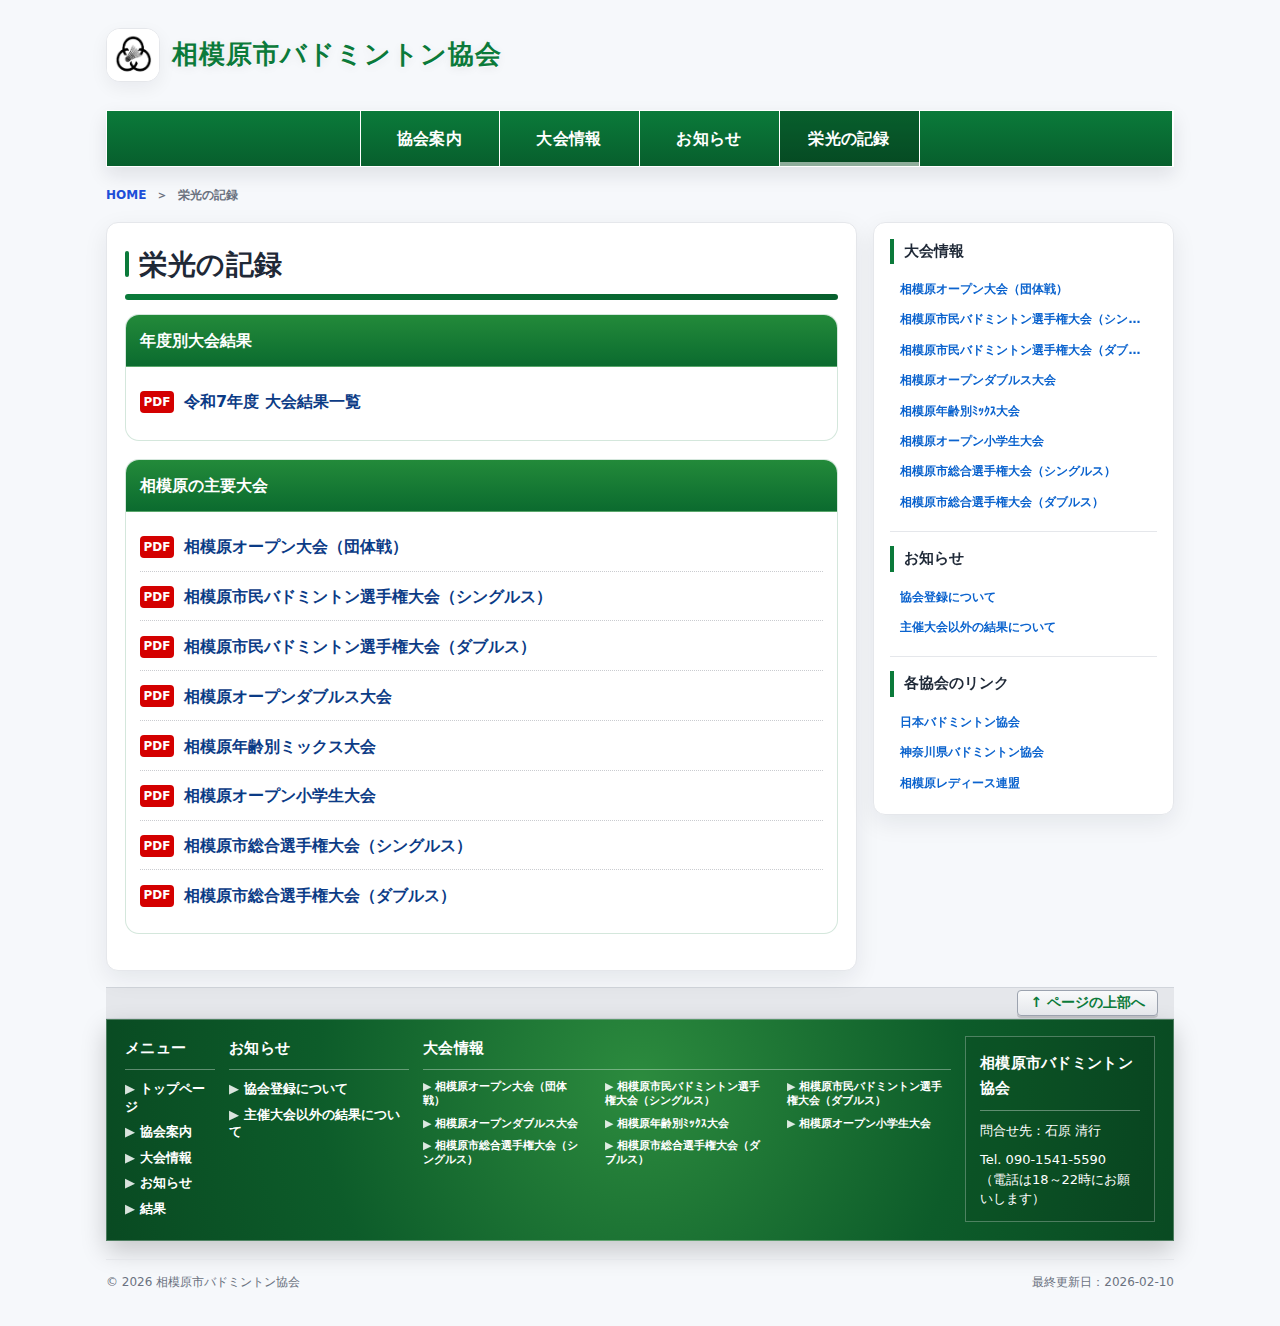
<file: index-records.html>
<!doctype html>
<html lang="ja">
<head>
  <meta charset="utf-8" />
  <meta name="viewport" content="width=device-width, initial-scale=1" />
  <title>栄光の記録｜相模原市バドミントン協会</title>
  <meta name="description" content="相模原市バドミントン協会の大会結果・栄光の記録を掲載します。" />
  <link rel="stylesheet" href="assets/style.css">
  <link rel="stylesheet" href="assets/style-records.css">
</head>

<body>
  <a id="top"></a>

  <div class="container">
    <!-- Header -->
    <header class="header">
      <a class="brand" href="index.html" aria-label="相模原市バドミントン協会 トップへ">
        <div class="logo-wrap" aria-hidden="true">
          <img src="parts/logo.png" alt="相模原市バドミントン協会 ロゴ">
        </div>
        <div class="brand-text">
          <h1>相模原市バドミントン協会</h1>
        </div>
      </a>
    </header>

    <!-- Global nav -->
    <div class="topnav" role="navigation" aria-label="グローバルナビゲーション">
      <div class="nav-inner">
        <nav aria-label="グローバルナビ">
          <a href="index-about.html">協会案内</a>
          <a href="index-taikai.html">大会情報</a>
          <a href="index-news.html">お知らせ</a>
          <a href="index-records.html" aria-current="page">栄光の記録</a>
        </nav>
      </div>
    </div>

    <!-- Breadcrumb -->
    <nav class="breadcrumb" aria-label="パンくず">
      <a href="index.html">HOME</a>
      <span aria-current="page">栄光の記録</span>
    </nav>

    <!-- Page -->
    <div class="page">
      <div class="page-inner">

        <!-- Left -->
        <main class="content" aria-label="栄光の記録（一覧）">
          <h2 class="page-title">栄光の記録</h2>
          <div class="section-bar"></div>

          <!-- ① 年度別（例：PDFで年度まとめがある想定） -->
          <section class="records-block" aria-label="年度別 大会結果">
            <h3 class="records-title">年度別大会結果</h3>

            <ul class="records-list">
              <li>
                <a class="records-link" href="parts/results/令和7年度栄光の記録.pdf">
                  <span class="records-icon pdf">PDF</span>
                  <span class="records-text">令和7年度 大会結果一覧</span>
                </a>
              </li>
              <!-- 必要に応じて増やす -->
              <!--
              <li>
                <a class="records-link" href="assets/records/R06_taikai_results.pdf">
                  <span class="records-icon pdf">PDF</span>
                  <span class="records-text">令和6年度 大会結果一覧</span>
                </a>
              </li>
              -->
            </ul>
          </section>

          <!-- ④ 相模原の大会（あなたの右タブ項目を列挙） -->
          <section class="records-block" aria-label="相模原の主要大会（結果）">
            <h3 class="records-title">相模原の主要大会</h3>

            <ul class="records-list">
              <li>
                <a class="records-link" href="parts/results/相模原団体戦オープン大会栄光の記録.pdf">
                  <span class="records-icon pdf">PDF</span>
                  <span class="records-text">相模原オープン大会（団体戦）</span>
                </a>
              </li>
              <li>
                <a class="records-link" href="parts/results/相模原市民バドミントン選手権大会シングルス栄光の記録.pdf">
                  <span class="records-icon pdf">PDF</span>
                  <span class="records-text">相模原市民バドミントン選手権大会（シングルス）</span>
                </a>
              </li>
              <li>
                <a class="records-link" href="parts/results/相模原市民バドミントン選手権大会ダブルス栄光の記録.pdf">
                  <span class="records-icon pdf">PDF</span>
                  <span class="records-text">相模原市民バドミントン選手権大会（ダブルス）</span>
                </a>
              </li>
              <li>
                <a class="records-link" href="parts/results/相模原オープンダブルス大会栄光の記録.pdf">
                  <span class="records-icon pdf">PDF</span>
                  <span class="records-text">相模原オープンダブルス大会</span>
                </a>
              </li>
              <li>
                <a class="records-link" href="parts/results/相模原年齢別ミックスダブルス大会栄光の記録.pdf">
                  <span class="records-icon pdf">PDF</span>
                  <span class="records-text">相模原年齢別ミックス大会</span>
                </a>
              </li>
              <li>
                <a class="records-link" href="parts/results/相模原オープン小学生選手権大会栄光の記録.pdf">
                  <span class="records-icon pdf">PDF</span>
                  <span class="records-text">相模原オープン小学生大会</span>
                </a>
              </li>
              <li>
                <a class="records-link" href="parts/results/相模原総合バドミントン大会シングルス栄光の記録.pdf">
                  <span class="records-icon pdf">PDF</span>
                  <span class="records-text">相模原市総合選手権大会（シングルス）</span>
                </a>
              </li>
              <li>
                <a class="records-link" href="parts/results/相模原総合バドミントン大会ダブルス栄光の記録.pdf">
                  <span class="records-icon pdf">PDF</span>
                  <span class="records-text">相模原市総合選手権大会（ダブルス）</span>
                </a>
              </li>
            </ul>
          </section>

        </main>

        <!-- Right -->
        <aside class="card right-tab" aria-label="ショートカット">
          <h3>大会情報</h3>
          <div class="links"><a class="title" href="index-results.html?key=open_team">相模原オープン大会（団体戦）</a></div>
          <div class="links"><a class="title" href="index-results.html?key=shimin_single">相模原市民バドミントン選手権大会（シングルス）</a></div>
          <div class="links"><a class="title" href="index-results.html?key=shimin_double">相模原市民バドミントン選手権大会（ダブルス）</a></div>
          <div class="links"><a class="title" href="index-results.html?key=open_double">相模原オープンダブルス大会</a></div>
          <div class="links"><a class="title" href="index-results.html?key=age_mix">相模原年齢別ﾐｯｸｽ大会</a></div>
          <div class="links"><a class="title" href="index-results.html?key=open_elem">相模原オープン小学生大会</a></div>
          <div class="links"><a class="title" href="index-results.html?key=sogo_single">相模原市総合選手権大会（シングルス）</a></div>
          <div class="links"><a class="title" href="index-results.html?key=sogo_double">相模原市総合選手権大会（ダブルス）</a></div>

          <div class="sep"></div>

          <h3>お知らせ</h3>
          <div class="links"><a class="title" href="index-regist.html">協会登録について</a></div>
          <div class="links"><a class="title" href="news.html">主催大会以外の結果について</a></div>

          <div class="sep"></div>

          <h3>各協会のリンク</h3>
          <div class="links"><a class="title" href="https://www.badminton.or.jp/">日本バドミントン協会</a></div>
          <div class="links"><a class="title" href="https://www.badminton-kk.org/">神奈川県バドミントン協会</a></div>
          <div class="links"><a class="title" href="https://sagamihara-redhi-su-bado.jimdofree.com/">相模原レディース連盟</a></div>
        </aside>

      </div>
    </div>

    <!-- topbar -->
    <div class="topbar" aria-label="ページ操作">
      <div class="topbar-inner">
        <a class="topbar-btn" href="#top">↑ ページの上部へ</a>
      </div>
    </div>
    
    <!-- =========================
        Header Mega Menu（北海道サイト風）
        ========================= -->
    <section class="mega" aria-label="ヘッダーメニュー">
      <div class="mega-inner">

        <!-- 1) メニュー -->
        <div class="mega-col">
          <h2>メニュー</h2>
          <ul>
            <li><a href="index.html">トップページ</a></li>
            <li><a href="index-about.html">協会案内</a></li>
            <li><a href="index-taikai.html">大会情報</a></li>
            <li><a href="index-news.html">お知らせ</a></li>
            <li><a href="index-records.html">結果</a></li>
          </ul>
        </div>

        <!-- 2) お知らせ -->
        <div class="mega-col">
          <h2>お知らせ</h2>
          <ul>
            <li><a href="index-regist.html">協会登録について</a></li>
            <li><a href="news.html">主催大会以外の結果について</a></li>
          </ul>
        </div>

        <!-- 3) 大会情報 -->
        <div class="mega-col">
          <h2>大会情報</h2>
          <ul class="three">
            <li><a href="index-results.html?key=open_team">相模原オープン大会（団体戦）</a></li>
            <li><a href="index-results.html?key=shimin_single">相模原市民バドミントン選手権大会（シングルス）</a></li>
            <li><a href="index-results.html?key=shimin_double">相模原市民バドミントン選手権大会（ダブルス）</a></li>
            <li><a href="index-results.html?key=open_double">相模原オープンダブルス大会</a></li>
            <li><a href="index-results.html?key=age_mix">相模原年齢別ﾐｯｸｽ大会</a></li>
            <li><a href="index-results.html?key=open_elem">相模原オープン小学生大会</a></li>
            <li><a href="index-results.html?key=sogo_single">相模原市総合選手権大会（シングルス）</a></li>
            <li><a href="index-results.html?key=sogo_double">相模原市総合選手権大会（ダブルス）</a></li>
          </ul>
        </div>

        <!-- 4) 協会情報（右の枠） -->
        <aside class="mega-info" aria-label="協会情報">
          <h2>相模原市バドミントン協会</h2>
          <p>
            問合せ先：石原 清行
          </p>
          <p>
            Tel. 090-1541-5590<br>
            （電話は18～22時にお願いします）
          </p>
        </aside>

      </div>
    </section>

    <!-- footer -->
    <footer>
      <div>© <span id="y"></span> 相模原市バドミントン協会</div>
      <div>最終更新日：2026-02-10</div>
    </footer>
  </div>

  <script>
    document.getElementById("y").textContent = new Date().getFullYear();
  </script>
</body>
</html>
</file>
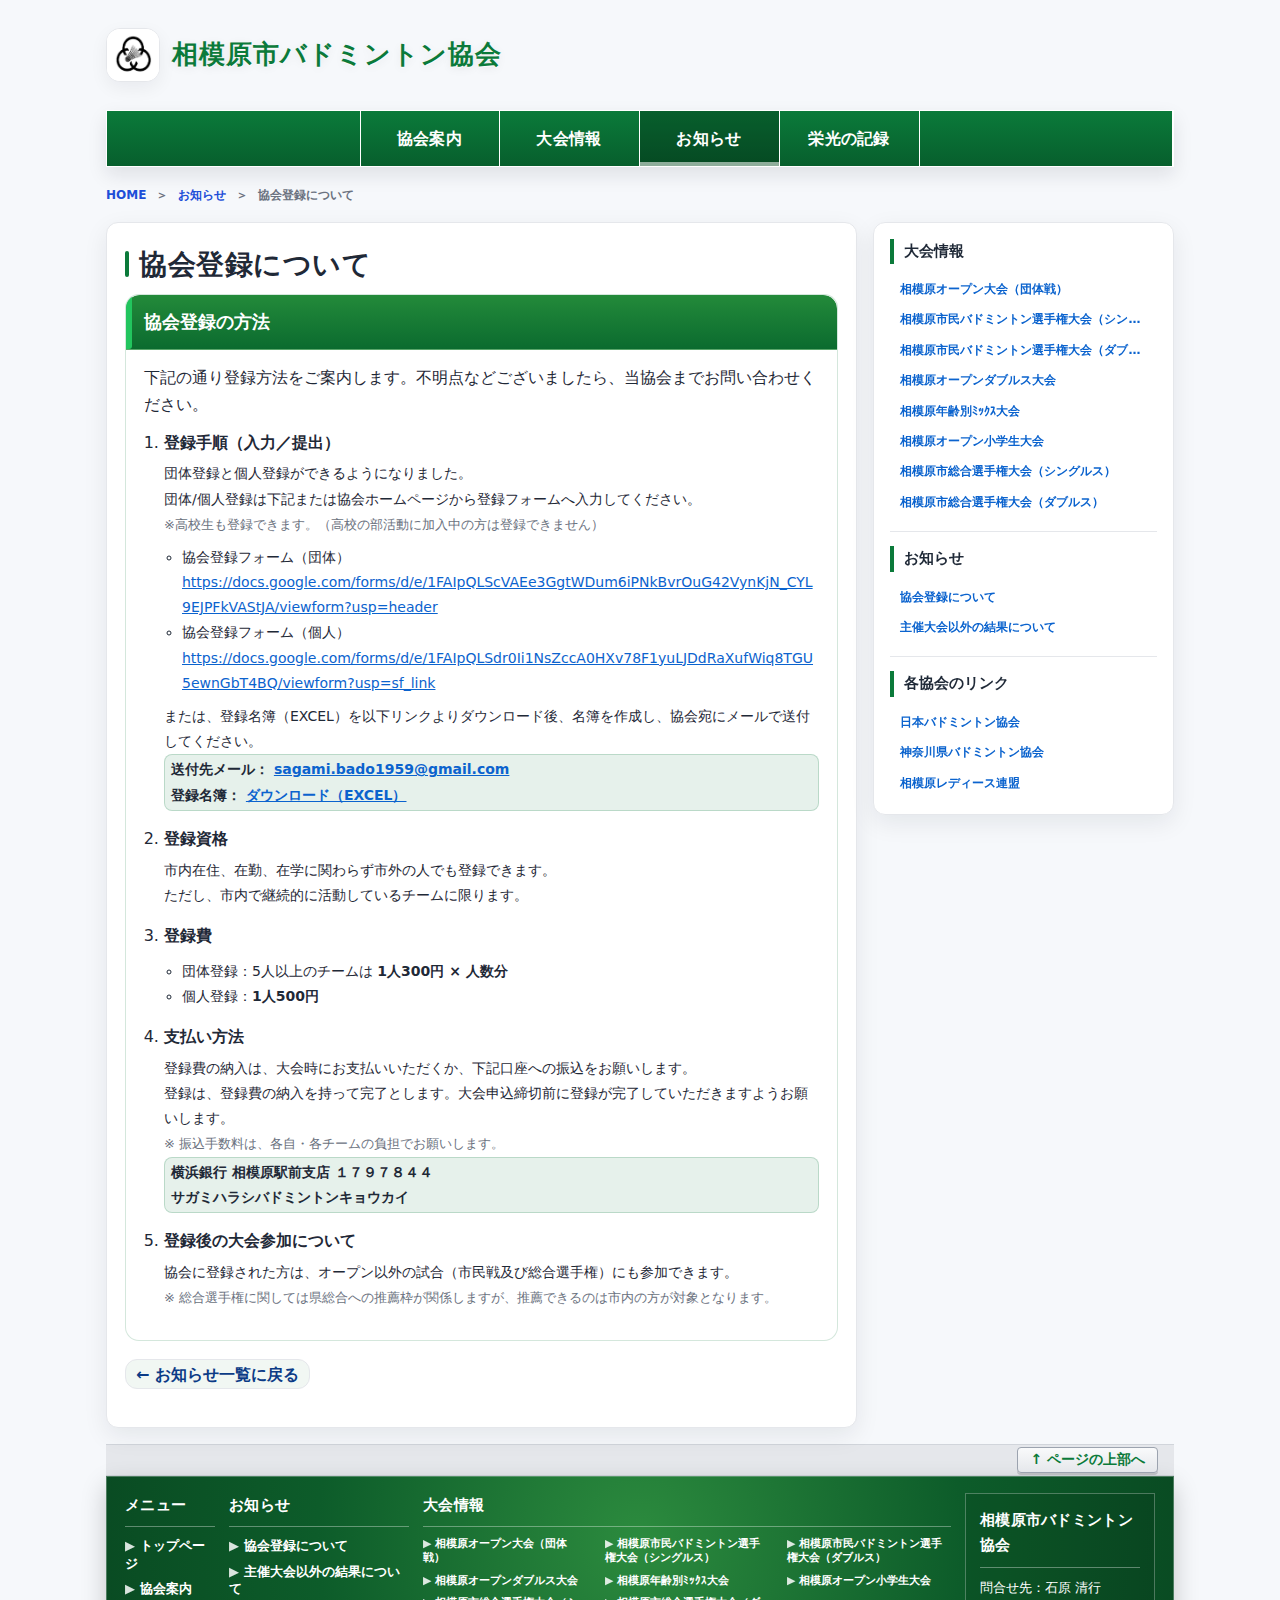
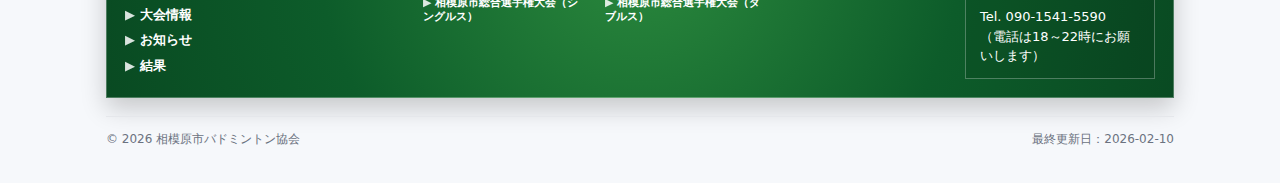
<file: index-regist.html>
<!doctype html>
<html lang="ja">
<head>
  <meta charset="utf-8" />
  <meta name="viewport" content="width=device-width, initial-scale=1" />
  <title>協会登録について｜相模原市バドミントン協会</title>
  <meta name="description" content="相模原市バドミントン協会の協会登録方法（団体登録・個人登録）を案内します。" />
  <link rel="stylesheet" href="assets/style.css">
  <link rel="stylesheet" href="assets/style-regist.css">
</head>

<body>
  <a id="top"></a>

  <div class="container">
    <!-- Header -->
    <header class="header">
      <a class="brand" href="index.html" aria-label="相模原市バドミントン協会 トップへ">
        <div class="logo-wrap" aria-hidden="true">
          <img src="parts/logo.png" alt="相模原市バドミントン協会 ロゴ">
        </div>
        <div class="brand-text">
          <h1>相模原市バドミントン協会</h1>
        </div>
      </a>
    </header>

    <!-- Global nav -->
    <div class="topnav" role="navigation" aria-label="グローバルナビゲーション">
      <div class="nav-inner">
        <nav aria-label="グローバルナビ">
          <a href="index-about.html">協会案内</a>
          <a href="index-taikai.html">大会情報</a>
          <a href="index-news.html" aria-current="page">お知らせ</a>
          <a href="index-records.html">栄光の記録</a>
        </nav>
      </div>
    </div>

    <!-- Breadcrumb -->
    <nav class="breadcrumb" aria-label="パンくず">
      <a href="index.html">HOME</a>
      <a href="index-news.html">お知らせ</a>
      <span aria-current="page">協会登録について</span>
    </nav>

    <!-- Page frame -->
    <div class="page">
      <div class="page-inner">

        <!-- Left: main -->
        <main class="content" aria-label="協会登録について本文">
          <h2 class="page-title">協会登録について</h2>

          <!-- 協会登録の方法 -->
          <section class="about-block" aria-label="協会登録の方法">
            <h3 class="about-title">協会登録の方法</h3>

            <p class="flow-lead">
              下記の通り登録方法をご案内します。不明点などございましたら、当協会までお問い合わせください。
            </p>

            <ol class="flow-list">
              <li>
                <div class="flow-item-title">登録手順（入力／提出）</div>
                <div class="flow-item-text">
                  団体登録と個人登録ができるようになりました。<br>
                  団体/個人登録は下記または協会ホームページから登録フォームへ入力してください。<br>
                  <span class="flow-note">※高校生も登録できます。（高校の部活動に加入中の方は登録できません）</span>
                  <ul class="flow-sublist">
                    <li>
                      協会登録フォーム（団体）<br>
                      <a class="long-url"
                        href="https://docs.google.com/forms/d/e/1FAIpQLScVAEe3GgtWDum6iPNkBvrOuG42VynKjN_CYL9EJPFkVAStJA/viewform?usp=header"
                        target="_blank" rel="noopener">
                        https://docs.google.com/forms/d/e/1FAIpQLScVAEe3GgtWDum6iPNkBvrOuG42VynKjN_CYL9EJPFkVAStJA/viewform?usp=header
                      </a>
                    </li>

                    <li>
                      協会登録フォーム（個人）<br>
                      <a class="long-url"
                        href="https://docs.google.com/forms/d/e/1FAIpQLSdr0Ii1NsZccA0HXv78F1yuLJDdRaXufWiq8TGU5ewnGbT4BQ/viewform?usp=sf_link"
                        target="_blank" rel="noopener">
                        https://docs.google.com/forms/d/e/1FAIpQLSdr0Ii1NsZccA0HXv78F1yuLJDdRaXufWiq8TGU5ewnGbT4BQ/viewform?usp=sf_link
                      </a>
                    </li>
                  </ul>
                  または、登録名簿（EXCEL）を以下リンクよりダウンロード後、名簿を作成し、協会宛にメールで送付してください。<br>
                  <div class="mail-callout">
                    <span>送付先メール：</span>
                    <a class="mail-link" href="mailto:sagami.bado1959@gmail.com">sagami.bado1959@gmail.com<br></a>
                    <span>登録名簿：</span>
                    <a class="excel-link" href="assets/kyoukaitourokumeibo.xlsx">ダウンロード（EXCEL）</a>
                  </div>
                </div>
              </li>

              <li>
                <div class="flow-item-title">登録資格</div>
                <div class="flow-item-text">
                  市内在住、在勤、在学に関わらず市外の人でも登録できます。<br>
                  ただし、市内で継続的に活動しているチームに限ります。
                </div>
              </li>

              <li>
                <div class="flow-item-title">登録費</div>
                <div class="flow-item-text">
                  <ul class="flow-sublist">
                    <li>団体登録：5人以上のチームは <b>1人300円 × 人数分</b></li>
                    <li>個人登録：<b>1人500円</b></li>
                  </ul>
                </div>
              </li>

              <li>
                <div class="flow-item-title">支払い方法</div>
                <div class="flow-item-text">
                  登録費の納入は、大会時にお支払いいただくか、下記口座への振込をお願いします。<br>
                  登録は、登録費の納入を持って完了とします。大会申込締切前に登録が完了していただきますようお願いします。<br>
                  <span class="flow-note">※ 振込手数料は、各自・各チームの負担でお願いします。</span>
                  <div class="cash-regist">
                    横浜銀行 相模原駅前支店 １７９７８４４<br>
                    サガミハラシバドミントンキョウカイ
                  </div>
                </div>
              </li>

              <li>
                <div class="flow-item-title">登録後の大会参加について</div>
                <div class="flow-item-text">
                  協会に登録された方は、オープン以外の試合（市民戦及び総合選手権）にも参加できます。<br>
                  <span class="flow-note">※ 総合選手権に関しては県総合への推薦枠が関係しますが、推薦できるのは市内の方が対象となります。</span>
                </div>
              </li>
            </ol>
          </section>

          <!-- 戻るボタン（下） -->
          <div class="schedule-actions">
            <a class="doc-btn" href="index-news.html">← お知らせ一覧に戻る</a>
          </div>

        </main>

        <!-- Right tab：共通（そのまま） -->
        <aside class="card right-tab" aria-label="ショートカット">
          <h3>大会情報</h3>
          <div class="links"><a class="title" href="index-results.html?key=open_team">相模原オープン大会（団体戦）</a></div>
          <div class="links"><a class="title" href="index-results.html?key=shimin_single">相模原市民バドミントン選手権大会（シングルス）</a></div>
          <div class="links"><a class="title" href="index-results.html?key=shimin_double">相模原市民バドミントン選手権大会（ダブルス）</a></div>
          <div class="links"><a class="title" href="index-results.html?key=open_double">相模原オープンダブルス大会</a></div>
          <div class="links"><a class="title" href="index-results.html?key=age_mix">相模原年齢別ﾐｯｸｽ大会</a></div>
          <div class="links"><a class="title" href="index-results.html?key=open_elem">相模原オープン小学生大会</a></div>
          <div class="links"><a class="title" href="index-results.html?key=sogo_single">相模原市総合選手権大会（シングルス）</a></div>
          <div class="links"><a class="title" href="index-results.html?key=sogo_double">相模原市総合選手権大会（ダブルス）</a></div>

          <div class="sep"></div>

          <h3>お知らせ</h3>
          <div class="links"><a class="title" href="index-news.html">協会登録について</a></div>
          <div class="links"><a class="title" href="index-news.html">主催大会以外の結果について</a></div>

          <div class="sep"></div>

          <h3>各協会のリンク</h3>
          <div class="links"><a class="title" href="https://www.badminton.or.jp/">日本バドミントン協会</a></div>
          <div class="links"><a class="title" href="https://www.badminton-kk.org/">神奈川県バドミントン協会</a></div>
          <div class="links"><a class="title" href="https://sagamihara-redhi-su-bado.jimdofree.com/">相模原レディース連盟</a></div>
        </aside>

      </div>
    </div>

    <!-- 上部グレー帯：ページ上部へ -->
    <div class="topbar" aria-label="ページ操作">
      <div class="topbar-inner">
        <a class="topbar-btn" href="#top">↑ ページの上部へ</a>
      </div>
    </div>

    <!-- Mega -->
    <section class="mega" aria-label="ヘッダーメニュー">
      <div class="mega-inner">
        <div class="mega-col">
          <h2>メニュー</h2>
          <ul>
            <li><a href="index.html">トップページ</a></li>
            <li><a href="index-about.html">協会案内</a></li>
            <li><a href="index-taikai.html">大会情報</a></li>
            <li><a href="index-news.html">お知らせ</a></li>
            <li><a href="index-records.html">結果</a></li>
          </ul>
        </div>

        <div class="mega-col">
          <h2>お知らせ</h2>
          <ul>
            <li><a href="index-news.html">協会登録について</a></li>
            <li><a href="index-news.html">主催大会以外の結果について</a></li>
          </ul>
        </div>

        <div class="mega-col">
          <h2>大会情報</h2>
          <ul class="three">
            <li><a href="index-results.html?key=open_team">相模原オープン大会（団体戦）</a></li>
            <li><a href="index-results.html?key=shimin_single">相模原市民バドミントン選手権大会（シングルス）</a></li>
            <li><a href="index-results.html?key=shimin_double">相模原市民バドミントン選手権大会（ダブルス）</a></li>
            <li><a href="index-results.html?key=open_double">相模原オープンダブルス大会</a></li>
            <li><a href="index-results.html?key=age_mix">相模原年齢別ﾐｯｸｽ大会</a></li>
            <li><a href="index-results.html?key=open_elem">相模原オープン小学生大会</a></li>
            <li><a href="index-results.html?key=sogo_single">相模原市総合選手権大会（シングルス）</a></li>
            <li><a href="index-results.html?key=sogo_double">相模原市総合選手権大会（ダブルス）</a></li>
          </ul>
        </div>

        <aside class="mega-info" aria-label="協会情報">
          <h2>相模原市バドミントン協会</h2>
          <p>問合せ先：石原 清行</p>
          <p>Tel. 090-1541-5590<br>（電話は18～22時にお願いします）</p>
        </aside>
      </div>
    </section>

    <footer>
      <div>© <span id="y"></span> 相模原市バドミントン協会</div>
      <div>最終更新日：2026-02-10</div>
    </footer>
  </div>

  <script>
    document.getElementById("y").textContent = new Date().getFullYear();
  </script>
</body>
</html>
</file>
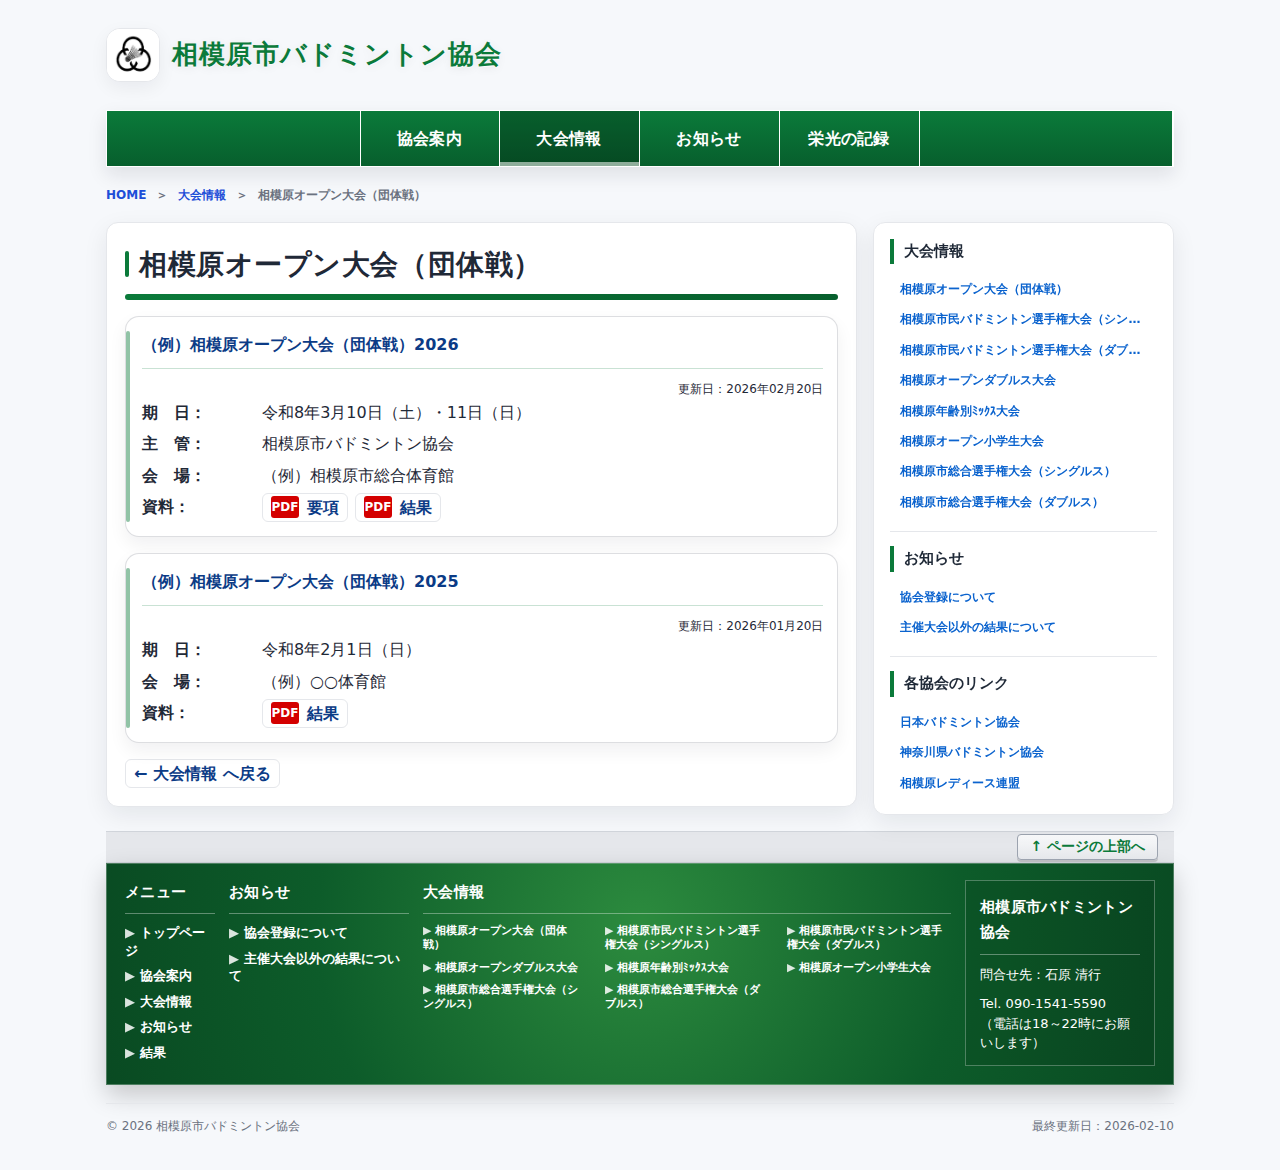
<file: index-results.html>
<!doctype html>
<html lang="ja">
<head>
  <meta charset="utf-8" />
  <meta name="viewport" content="width=device-width, initial-scale=1" />
  <title>大会結果｜相模原市バドミントン協会</title>
  <meta name="description" content="年度別に大会結果を掲載します。" />
  <link rel="stylesheet" href="assets/style.css">
  <link rel="stylesheet" href="assets/style-results.css">
</head>

<body>
  <a id="top"></a>

  <div class="container">
    <!-- Header -->
    <header class="header">
      <a class="brand" href="index.html" aria-label="相模原市バドミントン協会 トップへ">
        <div class="logo-wrap" aria-hidden="true">
          <img src="parts/logo.png" alt="相模原市バドミントン協会 ロゴ">
        </div>
        <div class="brand-text">
          <h1>相模原市バドミントン協会</h1>
        </div>
      </a>
    </header>

    <!-- Global nav -->
    <div class="topnav" role="navigation" aria-label="グローバルナビゲーション">
      <div class="nav-inner">
        <nav aria-label="グローバルナビ">
          <a href="index-about.html">協会案内</a>
          <a href="index-taikai.html" aria-current="page">大会情報</a>
          <a href="index-news.html">お知らせ</a>
          <a href="index-records.html">栄光の記録</a>
        </nav>
      </div>
    </div>

    <!-- Breadcrumb -->
    <nav class="breadcrumb" aria-label="パンくず">
      <a href="index.html">HOME</a>
      <a href="index-taikai.html">大会情報</a>
      <span id="crumbTitle" aria-current="page">大会結果</span>
    </nav>

    <!-- Page -->
    <div class="page">
      <div class="page-inner">

        <!-- Left -->
        <main class="content" aria-label="大会結果（一覧）">
          <h2 id="pageTitle" class="page-title">大会結果</h2>
          <div class="section-bar"></div>

          <!-- ここにJSが大会ブロックを生成 -->
          <div id="resultsList"></div>

          <div style="margin-top:16px;">
            <a class="doc" href="index-taikai.html">← 大会情報 へ戻る</a>
          </div>
        </main>

        <!-- Right（共通） -->
        <aside class="card right-tab" aria-label="ショートカット">
          <h3>大会情報</h3>
          <div class="links"><a class="title" href="index-results.html?key=open_team">相模原オープン大会（団体戦）</a></div>
          <div class="links"><a class="title" href="index-results.html?key=shimin_single">相模原市民バドミントン選手権大会（シングルス）</a></div>
          <div class="links"><a class="title" href="index-results.html?key=shimin_double">相模原市民バドミントン選手権大会（ダブルス）</a></div>
          <div class="links"><a class="title" href="index-results.html?key=open_double">相模原オープンダブルス大会</a></div>
          <div class="links"><a class="title" href="index-results.html?key=age_mix">相模原年齢別ﾐｯｸｽ大会</a></div>
          <div class="links"><a class="title" href="index-results.html?key=open_elem">相模原オープン小学生大会</a></div>
          <div class="links"><a class="title" href="index-results.html?key=sogo_single">相模原市総合選手権大会（シングルス）</a></div>
          <div class="links"><a class="title" href="index-results.html?key=sogo_double">相模原市総合選手権大会（ダブルス）</a></div>

          <div class="sep"></div>

          <h3>お知らせ</h3>
          <div class="links"><a class="title" href="index-regist.html">協会登録について</a></div>
          <div class="links"><a class="title" href="news.html">主催大会以外の結果について</a></div>

          <div class="sep"></div>

          <h3>各協会のリンク</h3>
          <div class="links"><a class="title" href="https://www.badminton.or.jp/">日本バドミントン協会</a></div>
          <div class="links"><a class="title" href="https://www.badminton-kk.org/">神奈川県バドミントン協会</a></div>
          <div class="links"><a class="title" href="https://sagamihara-redhi-su-bado.jimdofree.com/">相模原レディース連盟</a></div>
        </aside>

      </div>
    </div>

    <!-- topbar -->
    <div class="topbar" aria-label="ページ操作">
      <div class="topbar-inner">
        <a class="topbar-btn" href="#top">↑ ページの上部へ</a>
      </div>
    </div>

    <!-- =========================
        Header Mega Menu（北海道サイト風）
        ========================= -->
    <section class="mega" aria-label="ヘッダーメニュー">
      <div class="mega-inner">

        <!-- 1) メニュー -->
        <div class="mega-col">
          <h2>メニュー</h2>
          <ul>
            <li><a href="index.html">トップページ</a></li>
            <li><a href="index-about.html">協会案内</a></li>
            <li><a href="index-taikai.html">大会情報</a></li>
            <li><a href="index-news.html">お知らせ</a></li>
            <li><a href="index-records.html">結果</a></li>
          </ul>
        </div>

        <!-- 2) お知らせ -->
        <div class="mega-col">
          <h2>お知らせ</h2>
          <ul>
            <li><a href="index-regist.html">協会登録について</a></li>
            <li><a href="news.html">主催大会以外の結果について</a></li>
          </ul>
        </div>

        <!-- 3) 大会情報 -->
        <div class="mega-col">
          <h2>大会情報</h2>
          <ul class="three">
            <li><a href="index-results.html?key=open_team">相模原オープン大会（団体戦）</a></li>
            <li><a href="index-results.html?key=shimin_single">相模原市民バドミントン選手権大会（シングルス）</a></li>
            <li><a href="index-results.html?key=shimin_double">相模原市民バドミントン選手権大会（ダブルス）</a></li>
            <li><a href="index-results.html?key=open_double">相模原オープンダブルス大会</a></li>
            <li><a href="index-results.html?key=age_mix">相模原年齢別ﾐｯｸｽ大会</a></li>
            <li><a href="index-results.html?key=open_elem">相模原オープン小学生大会</a></li>
            <li><a href="index-results.html?key=sogo_single">相模原市総合選手権大会（シングルス）</a></li>
            <li><a href="index-results.html?key=sogo_double">相模原市総合選手権大会（ダブルス）</a></li>
          </ul>
        </div>

        <!-- 4) 協会情報（右の枠） -->
        <aside class="mega-info" aria-label="協会情報">
          <h2>相模原市バドミントン協会</h2>
          <p>
            問合せ先：石原 清行
          </p>
          <p>
            Tel. 090-1541-5590<br>
            （電話は18～22時にお願いします）
          </p>
        </aside>

      </div>
    </section>

    <!-- footer -->
    <footer>
      <div>© <span id="y"></span> 相模原市バドミントン協会</div>
      <div>最終更新日：2026-02-10</div>
    </footer>
  </div>

  <script>
    document.getElementById("y").textContent = new Date().getFullYear();
  </script>

  <script src="assets/results-render.js" defer></script>
</body>
</html>
</file>
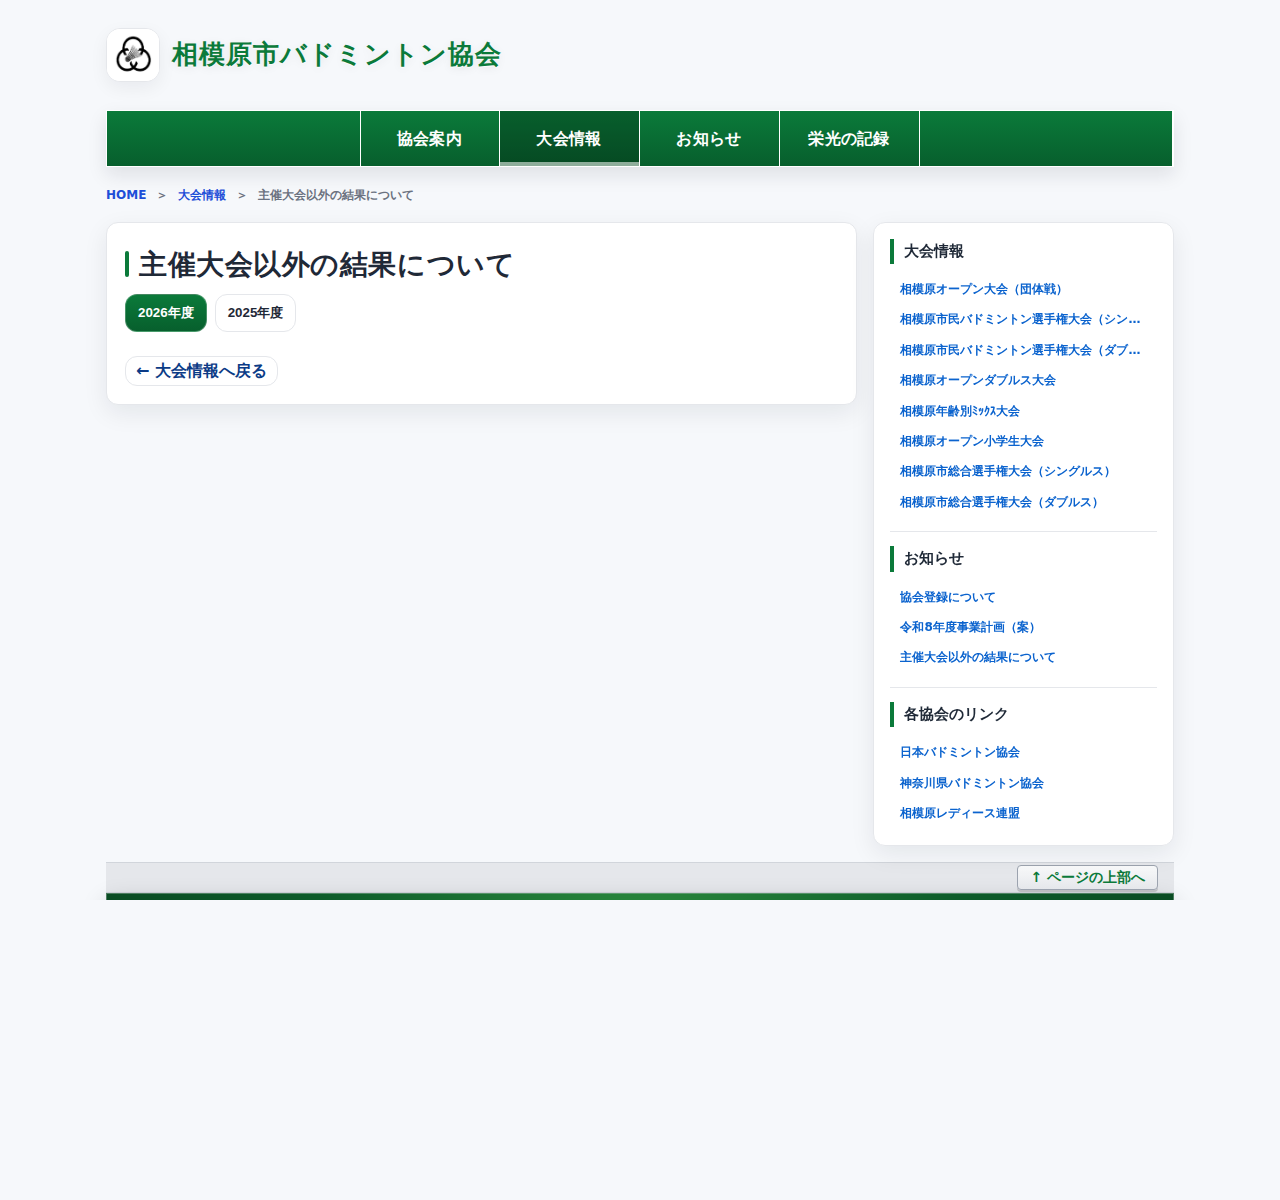
<file: index-taikai-info.html>
<!doctype html>
<html lang="ja">
<head>
  <meta charset="utf-8" />
  <meta name="viewport" content="width=device-width, initial-scale=1" />
  <title>主催大会以外の結果について｜相模原市バドミントン協会</title>
  <meta name="description" content="相模原市バドミントン協会の大会情報ページ。年度別に要項・申込・組合せ・結果などを掲載します。" />
  <link rel="stylesheet" href="assets/style.css">
  <link rel="stylesheet" href="assets/style-taikai-info.css">
</head>

<body>
  <a id="top"></a>

  <div class="container">
    <!-- Header -->
    <header class="header">
      <a class="brand" href="index.html" aria-label="相模原市バドミントン協会 トップへ">
        <div class="logo-wrap" aria-hidden="true">
          <img src="parts/logo.png" alt="相模原市バドミントン協会 ロゴ">
        </div>
        <div class="brand-text">
          <h1>相模原市バドミントン協会</h1>
        </div>
      </a>
    </header>

    <div class="topnav" role="navigation" aria-label="グローバルナビゲーション">
      <div class="nav-inner">
        <nav aria-label="グローバルナビ">
          <a href="index-about.html">協会案内</a>
          <a href="index-taikai.html" aria-current="page">大会情報</a>
          <a href="index-news.html">お知らせ</a>
          <a href="index-records.html">栄光の記録</a>
        </nav>
      </div>
    </div>

    <nav class="breadcrumb" aria-label="パンくず">
      <a href="index.html">HOME</a>
      <a href="index-taikai.html">大会情報</a>
      <span aria-current="page">主催大会以外の結果について</span>
    </nav>

    <!-- Page frame -->
    <div class="page">
      <div class="page-inner">
        <!-- Main -->
        <main class="content" aria-label="大会情報本文">
          <h2 class="page-title">主催大会以外の結果について</h2>

          <!-- 年度切り替えUI -->
          <div class="year-switch" aria-label="年度切り替え">
            <!-- スマホ用：セレクト -->
            <label class="year-select" for="yearSelect">
              <span class="sr-only">年度を選択</span>
              <select id="yearSelect">
                <option value="y2026" selected>2026年度</option>
                <option value="y2025">2025年度</option>
              </select>
            </label>

            <!-- PC用：タブ -->
            <div class="year-tabs" role="tablist" aria-label="年度タブ">
              <button class="year-tab is-active" role="tab" aria-selected="true" aria-controls="y2026" data-target="y2026">2026年度</button>
              <button class="year-tab" role="tab" aria-selected="false" aria-controls="y2025" data-target="y2025">2025年度</button>
            </div>
          </div>

          <!-- ===== 2026 ===== -->
          <section id="y2026" class="year-panel is-show" role="tabpanel" aria-label="2026年度"></section>

          <!-- ===== 2025 ===== -->
          <section id="y2025" class="year-panel" role="tabpanel" aria-label="2025年度"></section>

          <div class="schedule-actions">
            <a class="doc-btn" href="index-taikai.html">← 大会情報へ戻る</a>
          </div>
        </main>

        <!-- Right tab：内容はそのまま -->
        <aside class="card right-tab" aria-label="ショートカット">
          <h3>大会情報</h3>
          <div class="links"><a class="title" href="index-results.html?key=open_team">相模原オープン大会（団体戦）</a></div>
          <div class="links"><a class="title" href="index-results.html?key=shimin_single">相模原市民バドミントン選手権大会（シングルス）</a></div>
          <div class="links"><a class="title" href="index-results.html?key=shimin_double">相模原市民バドミントン選手権大会（ダブルス）</a></div>
          <div class="links"><a class="title" href="index-results.html?key=open_double">相模原オープンダブルス大会</a></div>
          <div class="links"><a class="title" href="index-results.html?key=age_mix">相模原年齢別ﾐｯｸｽ大会</a></div>
          <div class="links"><a class="title" href="index-results.html?key=open_elem">相模原オープン小学生大会</a></div>
          <div class="links"><a class="title" href="index-results.html?key=sogo_single">相模原市総合選手権大会（シングルス）</a></div>
          <div class="links"><a class="title" href="index-results.html?key=sogo_double">相模原市総合選手権大会（ダブルス）</a></div>

          <div class="sep"></div>

          <h3>お知らせ</h3>
          <div class="links"><a class="title" href="index-regist.html">協会登録について</a></div>
          <div class="links"><a class="title" href="parts/r8keikaku.pdf">令和8年度事業計画（案）</a></div>
          <div class="links"><a class="title" href="index-taikai-info.html">主催大会以外の結果について</a></div>

          <div class="sep"></div>

          <h3>各協会のリンク</h3>
          <div class="links"><a class="title" href="https://www.badminton.or.jp/">日本バドミントン協会</a></div>
          <div class="links"><a class="title" href="https://www.badminton-kk.org/">神奈川県バドミントン協会</a></div>
          <div class="links"><a class="title" href="https://sagamihara-redhi-su-bado.jimdofree.com/">相模原レディース連盟</a></div>
        </aside>
      </div>
    </div>

    <!-- 上部グレー帯：ページ上部へ -->
    <div class="topbar" aria-label="ページ操作">
      <div class="topbar-inner">
        <a class="topbar-btn" href="#top">↑ ページの上部へ</a>
      </div>
    </div>

    <!-- =========================
        Header Mega Menu（北海道サイト風）
        ========================= -->
    <section class="mega" aria-label="ヘッダーメニュー">
      <div class="mega-inner">

        <!-- 1) メニュー -->
        <div class="mega-col">
          <h2>メニュー</h2>
          <ul>
            <li><a href="index.html">トップページ</a></li>
            <li><a href="index-about.html">協会案内</a></li>
            <li><a href="index-taikai.html">大会情報</a></li>
            <li><a href="index-news.html">お知らせ</a></li>
            <li><a href="index-records.html">栄光の記録</a></li>
          </ul>
        </div>

        <!-- 2) お知らせ -->
        <div class="mega-col">
          <h2>お知らせ</h2>
          <ul>
            <li><a href="index-regist.html">協会登録について</a></li>
            <li><a href="parts/r8keikaku.pdf">令和8年度事業計画（案）</a></li>
            <li><a href="index-taikai-info.html">主催大会以外の結果について</a></li>
          </ul>
        </div>

        <!-- 3) 大会情報 -->
        <div class="mega-col">
          <h2>大会情報</h2>
          <ul class="three">
            <li><a href="index-results.html?key=open_team">相模原オープン大会（団体戦）</a></li>
            <li><a href="index-results.html?key=shimin_single">相模原市民バドミントン選手権大会（シングルス）</a></li>
            <li><a href="index-results.html?key=shimin_double">相模原市民バドミントン選手権大会（ダブルス）</a></li>
            <li><a href="index-results.html?key=open_double">相模原オープンダブルス大会</a></li>
            <li><a href="index-results.html?key=age_mix">相模原年齢別ﾐｯｸｽ大会</a></li>
            <li><a href="index-results.html?key=open_elem">相模原オープン小学生大会</a></li>
            <li><a href="index-results.html?key=sogo_single">相模原市総合選手権大会（シングルス）</a></li>
            <li><a href="index-results.html?key=sogo_double">相模原市総合選手権大会（ダブルス）</a></li>
          </ul>
        </div>

        <!-- 4) 協会情報（右の枠） -->
        <aside class="mega-info" aria-label="協会情報">
          <h2>相模原市バドミントン協会</h2>
          <p>
            問合せ先：石原 清行
          </p>
          <p>
            Tel. 090-1541-5590<br>
            （電話は18～22時にお願いします）
          </p>
        </aside>

      </div>
    </section>

    <footer>
      <div>© <span id="y"></span> 相模原市バドミントン協会</div>
      <div>最終更新日：2026-02-10</div>
    </footer>
  </div>

  <script>
    document.getElementById("y").textContent = new Date().getFullYear();

    const tabs = Array.from(document.querySelectorAll(".year-tab"));
    const panels = Array.from(document.querySelectorAll(".year-panel"));
    const select = document.getElementById("yearSelect");

    function showPanel(id){
      panels.forEach(p => p.classList.toggle("is-show", p.id === id));
      tabs.forEach(t => {
        const on = (t.dataset.target === id);
        t.classList.toggle("is-active", on);
        t.setAttribute("aria-selected", on ? "true" : "false");
      });
      if (select.value !== id) select.value = id;
      // 年度切替時は上部に寄せる（任意）
      document.querySelector(".content").scrollIntoView({behavior:"smooth", block:"start"});
    }

    tabs.forEach(t => t.addEventListener("click", () => showPanel(t.dataset.target)));
    select.addEventListener("change", () => showPanel(select.value));
  </script>

  <script src="assets/taikai-info-render.js" defer></script>

</body>
</html>
</file>
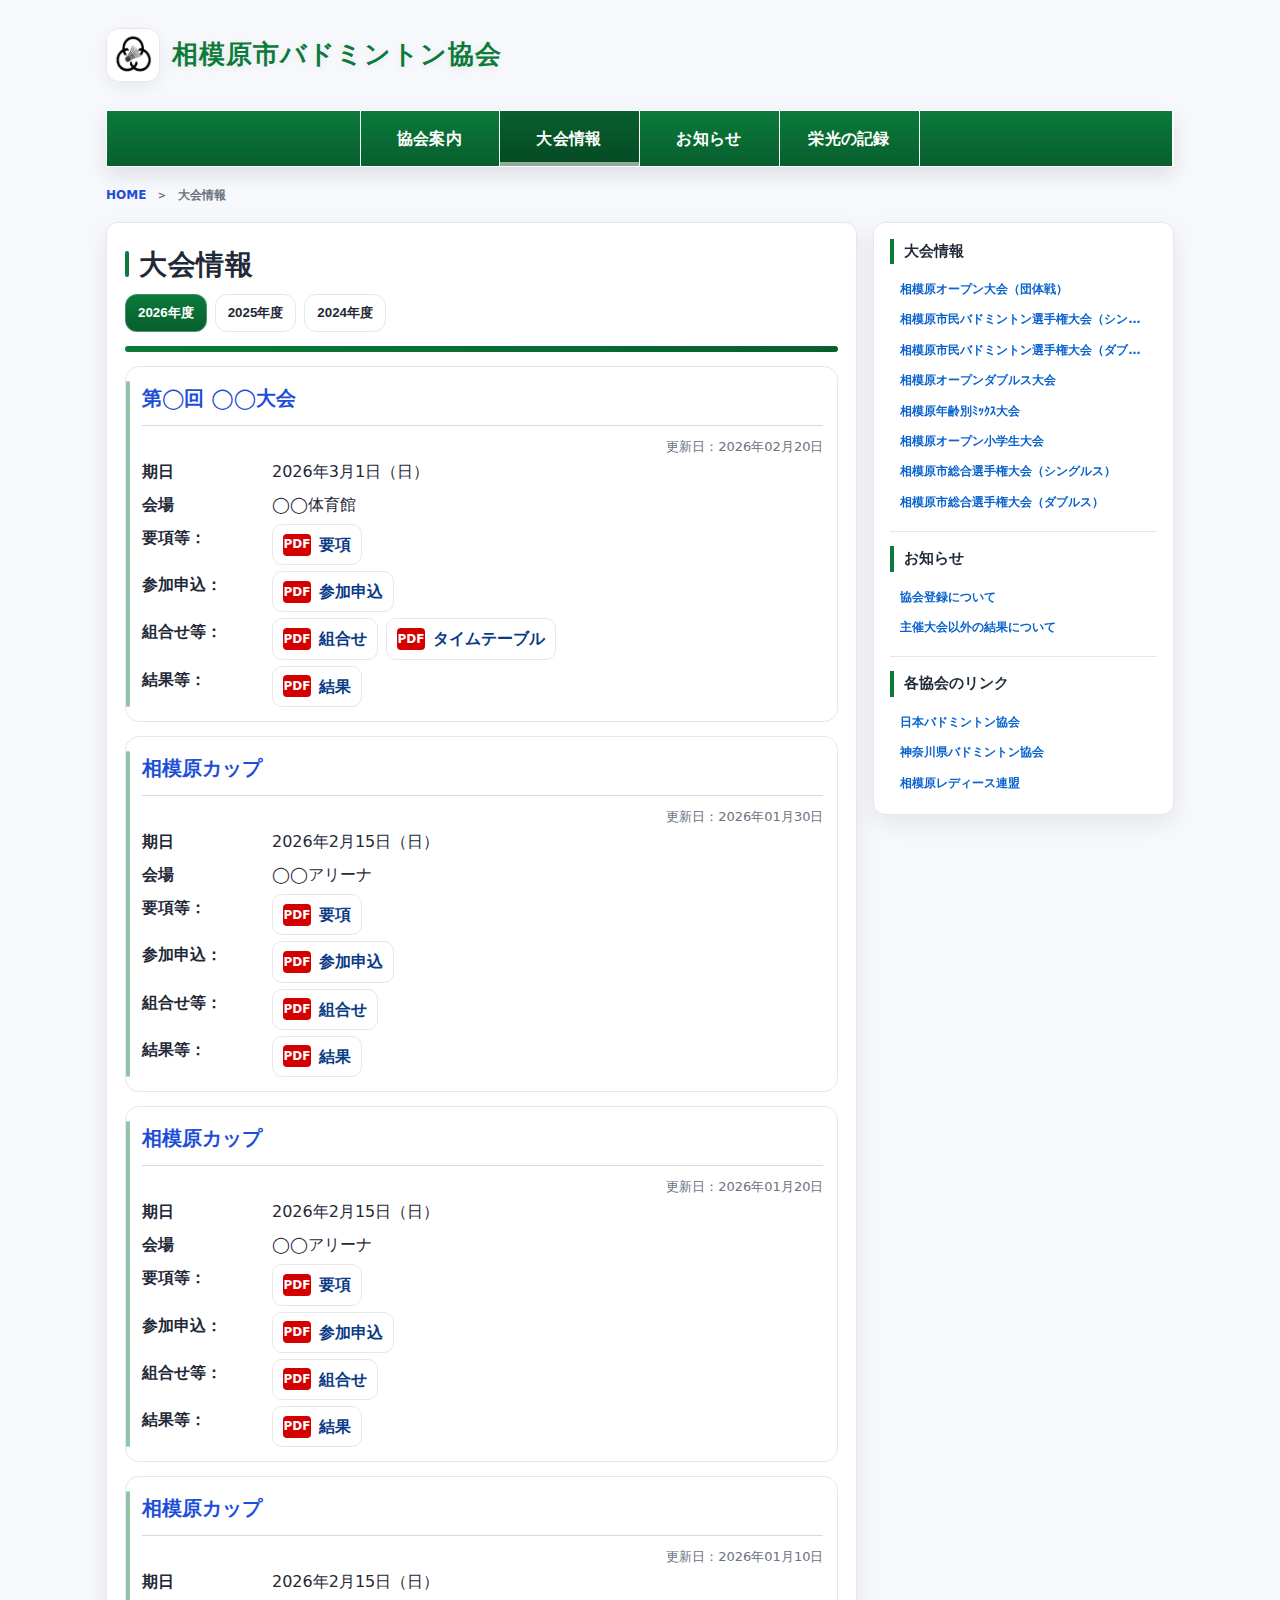
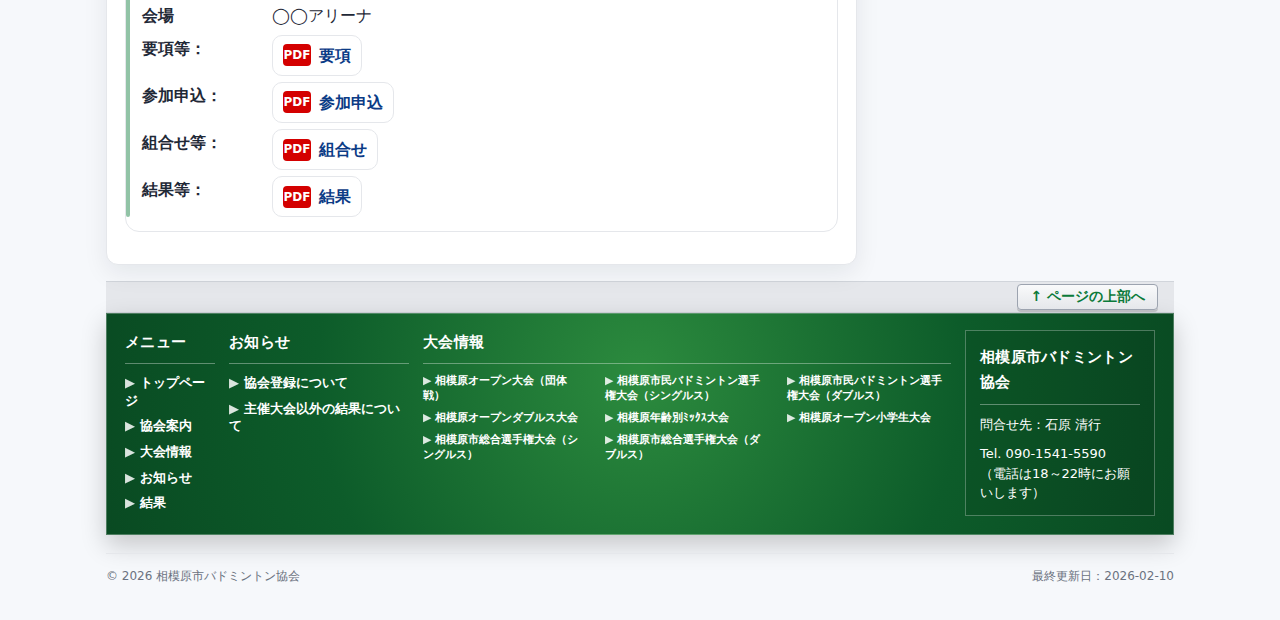
<file: index-taikai.html>
<!doctype html>
<html lang="ja">
<head>
  <meta charset="utf-8" />
  <meta name="viewport" content="width=device-width, initial-scale=1" />
  <title>大会情報｜相模原市バドミントン協会</title>
  <meta name="description" content="相模原市バドミントン協会の大会情報ページ。年度別に要項・申込・組合せ・結果などを掲載します。" />
  <link rel="stylesheet" href="assets/style.css">
  <link rel="stylesheet" href="assets/style-taikai.css">
</head>

<body>
  <a id="top"></a>

  <div class="container">
    <!-- Header -->
    <header class="header">
      <a class="brand" href="index.html" aria-label="相模原市バドミントン協会 トップへ">
        <div class="logo-wrap" aria-hidden="true">
          <img src="parts/logo.png" alt="相模原市バドミントン協会 ロゴ">
        </div>
        <div class="brand-text">
          <h1>相模原市バドミントン協会</h1>
        </div>
      </a>
    </header>

    <div class="topnav" role="navigation" aria-label="グローバルナビゲーション">
      <div class="nav-inner">
        <nav aria-label="グローバルナビ">
          <a href="index-about.html">協会案内</a>
          <a href="index-taikai.html" aria-current="page">大会情報</a>
          <a href="index-news.html">お知らせ</a>
          <a href="index-records.html">栄光の記録</a>
        </nav>
      </div>
    </div>

    <nav class="breadcrumb" aria-label="パンくず">
      <a href="index.html">HOME</a>
      <span aria-current="page">大会情報</span>
    </nav>

    <!-- Page frame -->
    <div class="page">
      <div class="page-inner">
        <!-- Main -->
        <main class="content" aria-label="大会情報本文">
          <h2 class="page-title">大会情報</h2>

          <!-- 年度切り替えUI -->
          <div class="year-switch" aria-label="年度切り替え">
            <!-- スマホ用：セレクト -->
            <label class="year-select" for="yearSelect">
              <span class="sr-only">年度を選択</span>
              <select id="yearSelect">
                <option value="y2026" selected>2026年度</option>
                <option value="y2025">2025年度</option>
                <option value="y2024">2024年度</option>
              </select>
            </label>

            <!-- PC用：タブ -->
            <div class="year-tabs" role="tablist" aria-label="年度タブ">
              <button class="year-tab is-active" role="tab" aria-selected="true" aria-controls="y2026" data-target="y2026">2026年度</button>
              <button class="year-tab" role="tab" aria-selected="false" aria-controls="y2025" data-target="y2025">2025年度</button>
              <button class="year-tab" role="tab" aria-selected="false" aria-controls="y2024" data-target="y2024">2024年度</button>
            </div>
          </div>

          <!-- ===== 2026 ===== -->
          <section id="y2026" class="year-panel is-show" role="tabpanel" aria-label="2026年度"></section>

          <!-- ===== 2025 ===== -->
          <section id="y2025" class="year-panel" role="tabpanel" aria-label="2025年度"></section>

          <!-- ===== 2024 ===== -->
          <section id="y2024" class="year-panel" role="tabpanel" aria-label="2024年度"></section>

        </main>

        <!-- Right tab：内容はそのまま -->
        <aside class="card right-tab" aria-label="ショートカット">
          <h3>大会情報</h3>
          <div class="links"><a class="title" href="index-results.html?key=open_team">相模原オープン大会（団体戦）</a></div>
          <div class="links"><a class="title" href="index-results.html?key=shimin_single">相模原市民バドミントン選手権大会（シングルス）</a></div>
          <div class="links"><a class="title" href="index-results.html?key=shimin_double">相模原市民バドミントン選手権大会（ダブルス）</a></div>
          <div class="links"><a class="title" href="index-results.html?key=open_double">相模原オープンダブルス大会</a></div>
          <div class="links"><a class="title" href="index-results.html?key=age_mix">相模原年齢別ﾐｯｸｽ大会</a></div>
          <div class="links"><a class="title" href="index-results.html?key=open_elem">相模原オープン小学生大会</a></div>
          <div class="links"><a class="title" href="index-results.html?key=sogo_single">相模原市総合選手権大会（シングルス）</a></div>
          <div class="links"><a class="title" href="index-results.html?key=sogo_double">相模原市総合選手権大会（ダブルス）</a></div>

          <div class="sep"></div>

          <h3>お知らせ</h3>
          <div class="links"><a class="title" href="index-regist.html">協会登録について</a></div>
          <div class="links"><a class="title" href="news.html">主催大会以外の結果について</a></div>

          <div class="sep"></div>

          <h3>各協会のリンク</h3>
          <div class="links"><a class="title" href="https://www.badminton.or.jp/">日本バドミントン協会</a></div>
          <div class="links"><a class="title" href="https://www.badminton-kk.org/">神奈川県バドミントン協会</a></div>
          <div class="links"><a class="title" href="https://sagamihara-redhi-su-bado.jimdofree.com/">相模原レディース連盟</a></div>
        </aside>
      </div>
    </div>

    <!-- 上部グレー帯：ページ上部へ -->
    <div class="topbar" aria-label="ページ操作">
      <div class="topbar-inner">
        <a class="topbar-btn" href="#top">↑ ページの上部へ</a>
      </div>
    </div>

    <!-- =========================
        Header Mega Menu（北海道サイト風）
        ========================= -->
    <section class="mega" aria-label="ヘッダーメニュー">
      <div class="mega-inner">

        <!-- 1) メニュー -->
        <div class="mega-col">
          <h2>メニュー</h2>
          <ul>
            <li><a href="index.html">トップページ</a></li>
            <li><a href="index-about.html">協会案内</a></li>
            <li><a href="index-taikai.html">大会情報</a></li>
            <li><a href="index-news.html">お知らせ</a></li>
            <li><a href="index-records.html">結果</a></li>
          </ul>
        </div>

        <!-- 2) お知らせ -->
        <div class="mega-col">
          <h2>お知らせ</h2>
          <ul>
            <li><a href="index-regist.html">協会登録について</a></li>
            <li><a href="news.html">主催大会以外の結果について</a></li>
          </ul>
        </div>

        <!-- 3) 大会情報 -->
        <div class="mega-col">
          <h2>大会情報</h2>
          <ul class="three">
            <li><a href="index-results.html?key=open_team">相模原オープン大会（団体戦）</a></li>
            <li><a href="index-results.html?key=shimin_single">相模原市民バドミントン選手権大会（シングルス）</a></li>
            <li><a href="index-results.html?key=shimin_double">相模原市民バドミントン選手権大会（ダブルス）</a></li>
            <li><a href="index-results.html?key=open_double">相模原オープンダブルス大会</a></li>
            <li><a href="index-results.html?key=age_mix">相模原年齢別ﾐｯｸｽ大会</a></li>
            <li><a href="index-results.html?key=open_elem">相模原オープン小学生大会</a></li>
            <li><a href="index-results.html?key=sogo_single">相模原市総合選手権大会（シングルス）</a></li>
            <li><a href="index-results.html?key=sogo_double">相模原市総合選手権大会（ダブルス）</a></li>
          </ul>
        </div>

        <!-- 4) 協会情報（右の枠） -->
        <aside class="mega-info" aria-label="協会情報">
          <h2>相模原市バドミントン協会</h2>
          <p>
            問合せ先：石原 清行
          </p>
          <p>
            Tel. 090-1541-5590<br>
            （電話は18～22時にお願いします）
          </p>
        </aside>

      </div>
    </section>

    <footer>
      <div>© <span id="y"></span> 相模原市バドミントン協会</div>
      <div>最終更新日：2026-02-10</div>
    </footer>
  </div>

  <script>
    document.getElementById("y").textContent = new Date().getFullYear();

    const tabs = Array.from(document.querySelectorAll(".year-tab"));
    const panels = Array.from(document.querySelectorAll(".year-panel"));
    const select = document.getElementById("yearSelect");

    function showPanel(id){
      panels.forEach(p => p.classList.toggle("is-show", p.id === id));
      tabs.forEach(t => {
        const on = (t.dataset.target === id);
        t.classList.toggle("is-active", on);
        t.setAttribute("aria-selected", on ? "true" : "false");
      });
      if (select.value !== id) select.value = id;
      // 年度切替時は上部に寄せる（任意）
      document.querySelector(".content").scrollIntoView({behavior:"smooth", block:"start"});
    }

    tabs.forEach(t => t.addEventListener("click", () => showPanel(t.dataset.target)));
    select.addEventListener("change", () => showPanel(select.value));
  </script>

  <script src="assets/taikai-render.js" defer></script>

</body>
</html>
</file>
<file: assets/style.css>
/* =========================================================
   sagamihara-badminton / assets/style.css
   - White base + blue accent (association site style)
   - Works with your index.html
   - FIX(B): nav styles are scoped to header nav only (avoid topnav conflicts)
   ========================================================= */

:root{
  --bg: #f6f8fb;
  --panel: #ffffff;
  --text: #1f2937;
  --muted: #6b7280;
  --line: #e5e7eb;
  --green: #0b7a3a;      /* 好きな緑に調整OK */

  /* “協会サイトっぽい青” */
  --accent: #0b63ce;
  --accent-dark: #084ea3;
  --accent-soft: #e8f1ff;

  --radius: 12px;
  --shadow: 0 8px 24px rgba(17, 24, 39, 0.08);
}

*{ box-sizing: border-box; }
html, body{ height: 100%; }

body{
  margin: 0;
  font-family: system-ui, -apple-system, "Segoe UI", Roboto, "Noto Sans JP",
               "Hiragino Kaku Gothic ProN", "Yu Gothic", sans-serif;
  color: var(--text);
  background: var(--bg);
  line-height: 1.7;
}

a{ color: var(--accent); }
a:hover{ color: var(--accent-dark); }

code{
  font-family: ui-monospace, SFMono-Regular, Menlo, Monaco, Consolas,
               "Liberation Mono", "Courier New", monospace;
  font-size: .95em;
  padding: .08em .35em;
  border: 1px solid var(--line);
  border-radius: 8px;
  background: #fff;
}

/* Layout */
.container{
  max-width: 1100px;
  margin: 0 auto;
  padding: 18px 16px 28px;
}

/* =========================
   Header
   ========================= */
header{
  display: flex;
  align-items: center;
  justify-content: space-between;
  gap: 16px;
  padding: 10px 0 14px;
}

/* “協会ロゴ＋名称” */
.brand{
  display: flex;
  align-items: center;
  gap: 12px;
  text-decoration: none;
  color: inherit;
}

.brand .logo-wrap{
  width: 54px;
  height: 54px;
  border-radius: 14px;
  background: #fff;
  border: 1px solid var(--line);
  box-shadow: 0 6px 18px rgba(17, 24, 39, 0.06);
  display: flex;
  align-items: center;
  justify-content: center;
  overflow: hidden;
  flex: 0 0 auto;
}

.brand img{
  width: 100%;
  height: 100%;
  object-fit: contain;
  background: #fff;
}

/* ロゴ画像がない時の見た目（今回は img あるので基本不要） */
.brand .logo-fallback{
  width: 100%;
  height: 100%;
  background: linear-gradient(135deg, var(--accent), #4aa3ff);
}

.brand h1{
  margin: 0;
  font-size: 26px;              /* ★大きく */
  font-weight: 900;             /* ★太く */
  letter-spacing: .04em;
  color: #0b7a3a;                     /* ★緑色に */
  line-height: 1.15;
  text-shadow: 0 1px 0 rgba(255,255,255,.8), 0 2px 10px rgba(0,0,0,.08); /* ★くっきり */
}

@media (max-width: 520px){
  .brand h1{ font-size: 22px; }
}

.brand p{
  margin: 2px 0 0;
  font-size: 12px;
  color: var(--muted);
}

/* =========================================================
   FIX(B案)
   旧: nav / nav a をグローバル指定していたため topnav と競合
   新: header nav のみに限定（あなたのindex.htmlでは header内にnavが無いので影響なし）
   ========================================================= */
header nav{
  display: flex;
  gap: 8px;
  flex-wrap: wrap;
  justify-content: flex-end;
}

header nav a{
  text-decoration: none;
  font-size: 13px;
  color: #fff;
  background: var(--accent);
  border: 1px solid rgba(255,255,255,.35);
  padding: 8px 10px;
  border-radius: 999px;
  box-shadow: 0 6px 16px rgba(11, 99, 206, 0.18);
}

header nav a:hover{
  background: var(--accent-dark);
  color: #fff;
}

/* =========================
   Hero (top guidance)
   ========================= */
.hero{
  margin-top: 6px;
  background: var(--panel);
  border: 1px solid var(--line);
  border-radius: 16px;
  box-shadow: var(--shadow);
  padding: 18px;
  display: grid;
  gap: 12px;
}

.hero h2{
  margin: 0;
  font-size: 18px;
}

.hero .sub{
  margin: 4px 0 0;
  font-size: 13px;
  color: var(--muted);
}

/* =========================
   Grid
   ========================= */
.grid{
  margin-top: 16px;
  display: grid;
  grid-template-columns: 1.5fr .60fr;
  gap: 16px;
}

@media (max-width: 920px){
  header{ flex-direction: column; align-items: flex-start; }
  header nav{ justify-content: flex-start; }
  .grid{ grid-template-columns: 1fr; }
}

/* =========================
   Cards
   ========================= */
.card{
  background: var(--panel);
  border: 1px solid var(--line);
  border-radius: var(--radius);
  box-shadow: var(--shadow);
  padding: 16px;
}

.card h3{
  margin: 0 0 10px;
  font-size: 15px;
  display: flex;
  align-items: center;
  justify-content: space-between;
  gap: 12px;

  /* 見出し線（区切り感） */
  padding-left: 10px;
  border-left: 4px solid var(--green);
}

/* 右カラム（各協会のリンク等）だけ文字を小さく＆1行固定 */
.grid > aside.card .links a{
  font-size: 12px;          /* ★小さく */
  line-height: 1.2;
  padding: 8px 10px;        /* 右カラムを詰める */
  white-space: nowrap;      /* ★1行 */
  overflow: hidden;
  text-overflow: ellipsis;  /* ★入りきらない時は … */
}


.hint{
  margin: 0 0 12px;
  font-size: 12px;
  color: var(--muted);
}

/* Divider */
.sep{
  height: 1px;
  background: var(--line);
  margin: 14px 0;
}

/* =========================
   Lists (news / tournament / result)
   ========================= */
.list{
  list-style: none;
  padding: 0;
  margin: 0;
  display: grid;
  gap: 10px;
}

.item{
  border: 1px solid var(--line);
  border-radius: 12px;
  padding: 12px;
  background: #fff;
}

.item:hover{
  border-color: #d6def0;
  box-shadow: 0 10px 28px rgba(17, 24, 39, 0.10);
  transition: box-shadow .18s ease, border-color .18s ease;
}

.meta{
  display: flex;
  gap: 8px;
  flex-wrap: wrap;
  align-items: center;
  margin-bottom: 6px;
}

.date{
  font-size: 12px;
  color: var(--muted);
  background: #f3f4f6;
  border: 1px solid var(--line);
  padding: 2px 8px;
  border-radius: 999px;
}

.badge{
  font-size: 12px;
  color: var(--accent-dark);
  background: var(--accent-soft);
  border: 1px solid #cfe2ff;
  padding: 2px 8px;
  border-radius: 999px;
}

.title{
  display: inline-block;
  font-weight: 700;
  text-decoration: none;
  color: var(--accent);
}

.title:hover{
  text-decoration: underline;
}

.desc{
  margin: 6px 0 0;
  font-size: 13px;
  color: var(--muted);
}

/* 左カラム内でカードを縦積みしたい */
.left-col{
  display: grid;
  gap: 16px;
}

/* =========================
   Buttons
   ========================= */
.cta{
  display: flex;
  gap: 10px;
  flex-wrap: wrap;
}

.btn{
  display: inline-flex;
  align-items: center;
  justify-content: center;
  text-decoration: none;
  padding: 10px 12px;
  border-radius: 10px;
  border: 1px solid var(--line);
  background: #fff;
  color: var(--accent);
  font-size: 13px;
  font-weight: 600;
}

.btn:hover{
  border-color: #cfe2ff;
  box-shadow: 0 10px 24px rgba(11, 99, 206, 0.12);
}

.btn.primary{
  background: var(--accent);
  border-color: var(--accent);
  color: #fff;
}

.btn.primary:hover{
  background: var(--accent-dark);
  border-color: var(--accent-dark);
}

/* =========================
   Sidebar links
   ========================= */
.links{
  display: grid;
  gap: 8px;
}

.links a{
  text-decoration: none;
  color: var(--text);
  border: 1px solid var(--line);
  background: #fff;
  border-radius: 10px;
  padding: 10px 12px;
}

/* ショートカットを“普通のリンク”表示にしたい場合 */
aside .links a{
  border: 0;
  background: transparent;
  padding: 0;
  border-radius: 0;
  box-shadow: none;
  color: var(--accent);
  display: inline;
}

aside .links a:hover{
  text-decoration: underline;
  box-shadow: none;
}

.links a:hover{
  border-color: #cfe2ff;
  box-shadow: 0 10px 22px rgba(17, 24, 39, 0.08);
}

.small{
  font-size: 12px;
  color: var(--muted);
}

/* =========================
   Footer
   ========================= */
footer{
  margin: 18px 0 6px;
  color: var(--muted);
  font-size: 12px;
  display: flex;
  justify-content: space-between;
  gap: 12px;
  flex-wrap: wrap;
  padding-top: 12px;
  border-top: 1px solid var(--line);
}

/* スムーズスクロール（任意） */
html{ scroll-behavior: smooth; }

/* グレー帯：縦幅を縮小 */
.topbar{
  background: #e5e7eb;
  border-top: 1px solid #d1d5db;
  border-bottom: 1px solid #d1d5db;
  margin-top: 16px;  /* ★協会案内とグレー帯の間の空行 */
}

.topbar-inner{
  max-width: 1100px;
  margin: 0 auto;
  padding: 2px 16px;              /* ★10px→6px にして帯を薄く */
  display: flex;
  justify-content: flex-end;
}

/* 「ページ上部へ」ボタン：縦幅を縮小 */
.topbar-btn{
  display: inline-flex;
  align-items: center;
  gap: 6px;

  padding: 4px 12px;              /* ★8px→6px */
  line-height: 1.1;               /* ★縦を詰める */
  font-size: 14px;                /* ★少し小さく（必要なら13pxでも） */

  background: linear-gradient(#f9fafb, #e5e7eb);
  color: #0b7a3a;
  text-decoration: none;
  font-weight: 800;

  border: 1px solid #9ca3af;
  border-radius: 4px;
  box-shadow: 0 2px 0 rgba(0,0,0,.15);
}

.topbar-btn:hover{
  background: linear-gradient(#ffffff, #e5e7eb);
}

.topbar-btn:active{
  transform: translateY(1px);
  box-shadow: 0 1px 0 rgba(0,0,0,.15);
}

/* 北海道サイト風：緑のボタン */
.btn.btn-green{
  background: #0b7a3a;
  border: 1px solid #0b7a3a;
  color: #fff;
  font-weight: 800;
  border-radius: 4px;      /* 角を少しだけ */
  padding: 12px 16px;      /* 縦を少し厚め */
  box-shadow: none;
}

/* 左に ▶ を付ける */
.btn.btn-green::before{
  content: "▶ ";
  margin-right: 2px;
  opacity: .95;
}

/* hover */
.btn.btn-green:hover{
  background: #075f2d;
  border-color: #075f2d;
  color: #fff;
  text-decoration: none;
}

/* Optional: anchor offset */
section[id]{ scroll-margin-top: 14px; }

/* ===== Home: お知らせ（更新日｜タイトル） ===== */
.news-simple-list{
  list-style: none;
  margin: 8px 0 0;
  padding: 0;
  border-top: 1px solid rgba(15,23,42,.12);
}

.news-simple-row{
  display: grid;
  grid-template-columns: 140px 1fr;
  gap: 14px;
  align-items: center;
  padding: 10px 2px;
  border-bottom: 1px dotted rgba(15,23,42,.18);
}

.news-simple-date{
  font-weight: 500;
  font-size: 13px;
  color: var(--text);
  white-space: nowrap;
}

.news-simple-titlewrap{
  min-width: 0;
  display: inline-flex;
  align-items: center;
  gap: 10px;
}

.news-simple-title{
  min-width: 0;
  font-weight: 500;
  text-decoration: none;
  color: var(--accent);
  overflow: hidden;
  text-overflow: ellipsis;
  white-space: nowrap;
}
.news-simple-title:hover{ text-decoration: underline; }

.news-simple-badge{
  flex: 0 0 auto;
  font-size: 11px;
  font-weight: 900;
  padding: 2px 8px;
  border-radius: 999px;
  border: 1px solid rgba(180,83,9,.35);
  background: rgba(180,83,9,.08);
  color: #b45309;
}

@media (max-width: 720px){
  .news-simple-row{
    grid-template-columns: 1fr;
    gap: 6px;
    padding: 10px 0;
  }
  .news-simple-title{
    white-space: normal;
  }
}

/* ===== Home お知らせ（シンプル：更新日｜タイトル） ===== */

/* 既存の .list のデフォルトを避けるため、専用クラスで整形 */
#homeNewsList .news-simple-list{
  list-style: none;
  margin: 0;
  padding: 0;
}

/* 1行 = 2カラム（日付｜タイトル） */
#homeNewsList .news-simple-row{
  display: grid;
  grid-template-columns: 140px 1fr; /* 日付カラム幅 */
  column-gap: 14px;
  align-items: center;
  padding: 12px 0;
  border-bottom: 1px dashed rgba(15,23,42,.14);
}

/* 左：日付（縦線を付ける） */
#homeNewsList .news-simple-date{
  padding-right: 10px;
  border-right: 1px solid rgba(15,23,42,.18); /* ← 縦線 */
  white-space: nowrap;
  font-weight: 700;

  /* 縦線を行いっぱいに */
  align-self: stretch;
  display: flex;
  align-items: center;
}

/* 右：タイトル（細字にする） */
#homeNewsList .news-simple-title{
  font-weight: 400;            /* ← 細字 */
  text-decoration: none;
}

/* NEWバッジ（見た目は今のままでOK、必要なら微調整） */
#homeNewsList .news-simple-badge{
  margin-left: 10px;
  display: inline-flex;
  align-items: center;
  padding: 2px 8px;
  border-radius: 999px;
  font-size: 12px;
  font-weight: 900;
  border: 1px solid rgba(180,83,9,.35);
  background: rgba(180,83,9,.08);
  color: #b45309;
}

/* スマホは日付幅を少し狭く */
@media (max-width: 720px){
  #homeNewsList .news-simple-row{
    grid-template-columns: 120px 1fr;
  }
}

/* 資料行：リンクを押しやすく */
.home-docs-row{
  display: inline-flex;
  flex-wrap: wrap;
  align-items: center;
  gap: 10px;          /* ← 各資料ブロックの間隔 */
  margin-top: 6px;
}

.home-doc-item{
  display: inline-flex;
  align-items: center;
  gap: 6px;           /* PDF と文言の間隔 */
}

/* PDFバッジ（クリック対象） */
.home-doc-pdf{
  display: inline-flex;
  align-items: center;
  justify-content: center;
  min-width: 34px;
  height: 22px;
  padding: 0 8px;
  border-radius: 4px;
  font-weight: 900;
  font-size: 12px;
  color: #fff;
  background: #d40000;     /* PDFっぽい赤 */
  text-decoration: none;
}

.home-doc-pdf:hover{
  opacity: .9;
}

/* ラベル側リンク */
.home-doc-label{
  font-weight: 900;
  text-decoration: underline;
}

/* ===== ホーム：資料リンク（PDFだけリンク） ===== */
.home-docs-row{
  display: flex;
  flex-wrap: wrap;
  align-items: center;
  gap: 14px;          /* アイテム間隔 */
  margin-top: 6px;
}

.home-doc-item{
  display: inline-flex;
  align-items: center;
  gap: 6px;           /* PDF と 文言の間 */
}

/* PDFリンク（装飾なし・押しやすく） */
.home-doc-pdf{
  display: inline-block;
  padding: 2px 6px;   /* クリック範囲 */
  text-decoration: underline;
  font-weight: 700;
}

/* 要項/参加申込… は文字 */
.home-doc-text{
  font-weight: 700;
  color: var(--text);
}

/* ===== ホーム：資料リンク（要項：PDF 形式） ===== */
.home-docs-row{
  display: flex;
  flex-wrap: wrap;
  align-items: center;
  gap: 14px;          /* アイテム同士の間隔 */
  margin-top: 6px;
}

.home-doc-item{
  display: inline-flex;
  align-items: center;
  gap: 6px;           /* 「要項：」とPDFの間 */
}

.home-doc-label{
  font-weight: 700;
  color: var(--text);
}

/* PDFバッジ（赤背景）※文字が中央に来るように */
.home-doc-pdf{
  display: inline-flex;
  align-items: center;
  justify-content: center;  /* ← 横中央 */
  min-width: 42px;
  height: 22px;
  padding: 0 10px;
  border-radius: 6px;

  background: #d40000;
  color: #fff;
  font-weight: 900;
  font-size: 12px;
  line-height: 1;           /* ← 縦ズレ防止 */
  text-decoration: none;
}

.home-doc-pdf:hover{
  opacity: .85;
}

.home-doc-label{
  font-weight: 700;
  color: var(--text);
  text-decoration: none; /* 念押し */
}

/* もし何かの都合で a に当たっても下線を消す保険 */
.home-doc-item a.home-doc-label{
  text-decoration: none !important;
  pointer-events: none; /* クリック不可にしたい場合（不要なら消してOK） */
}
</file>
<file: assets/style-about.css>
/* =========================================================
   assets/style-about.css
   ※assets/style.css（index.htmlと同じ）を先に読み込む前提
   ========================================================= */


/* =========================================================
   0) Global Tabs (TOPNAV)  ※index.htmlのインラインCSSを移植
   ========================================================= */

:root{
  --nav-line: 1px; /* 線の太さ */
}

.topnav{
  margin: 14px 0 18px;
  background: linear-gradient(180deg, #0b7a3a, #075f2d);
  border: var(--nav-line) solid #ffffff;
  border-radius: 0;
  box-shadow: 0 8px 18px rgba(16,24,40,.10);
}

.topnav .nav-inner{
  max-width: 1100px;
  margin: 0 auto;
  padding: 0 10px;
  border-right: var(--nav-line) solid #ffffff; /* 右端線の保険 */
}

.topnav nav{
  display:flex;
  justify-content:center;
  align-items:stretch;
  gap:0;
  flex-wrap:wrap;
}

.topnav nav a{
  display:flex;
  align-items:center;
  justify-content:center;
  min-width: 140px;
  padding: 14px 18px;
  border-radius: 0;
  background: transparent;
  color: #fff;
  font-weight: 700;
  text-decoration:none;
  letter-spacing: .02em;

  border: 0;
  border-right: var(--nav-line) solid #ffffff;
}

/* 左端線 */
.topnav nav a:first-child{
  border-left: var(--nav-line) solid #ffffff;
}

/* 最後も右線あり（外枠と揃える） */
.topnav nav a:last-child{
  border-right: var(--nav-line) solid #ffffff;
}

.topnav nav a:hover{
  background: rgba(0,0,0,.15);
}

/* スマホ2段 */
@media (max-width: 720px){
  .topnav nav a{
    min-width: 50%;
    border-right: var(--nav-line) solid #ffffff;
    border-top: var(--nav-line) solid #ffffff;
  }
  .topnav nav a:nth-child(2n){ border-right: 0; }
  .topnav nav a:nth-child(-n+2){ border-top: 0; }
  .topnav nav a:nth-child(odd){ border-left: var(--nav-line) solid #ffffff; }
  .topnav nav a:nth-child(even){ border-left: 0; }
}

.topnav nav a[aria-current="page"]{
  background: rgba(0,0,0,.22);      /* ほんの少し濃く */
  box-shadow: inset 0 -4px 0 rgba(255,255,255,.55); /* 下線っぽく */
  font-weight: 1400;                 /* 太字 */
  cursor: default;
  pointer-events: none;             /* クリック不可（連打防止） */
  opacity: 1;                       /* 文字は薄くしない */
}

/* hoverしても変化しない（選択中だけ固定） */
.topnav nav a[aria-current="page"]:hover{
  background: rgba(0,0,0,.22);
}

/* =========================================================
   1) Breadcrumb（背景なし・崩れない）
   ========================================================= */

.breadcrumb{
  display: flex;
  align-items: center;
  gap: 10px;
  margin: 12px 0 10px;
  font-size: 12px;
  color: var(--muted);

  background: transparent !important;
  border: 0 !important;
  box-shadow: none !important;
  padding: 0 !important;

  white-space: nowrap;
  flex-wrap: nowrap;
}

.breadcrumb a{
  color: #1d4ed8;
  font-weight: 900;
  text-decoration: none;
}

.breadcrumb a:hover{
  text-decoration: underline;
}

/* 「＞」を疑似要素で入れて単独落ちを防ぐ */
.breadcrumb a::after{
  content: "＞";
  display: inline-block;
  margin-left: 10px;
  color: var(--muted);
  font-weight: 700;
}

.breadcrumb [aria-current="page"]{
  color: var(--muted);
  font-weight: 800;
}


/* =========================================================
   2) Page frame（大会情報ページの外枠）
   ========================================================= */

.page{
  margin-top: 16px;
  background: transparent;                /* ← 背景色を削除 */
  border: 0;                              /* 枠も消す（必要なら下の案参照） */
  border-radius: 0;
  padding: 0;                             /* 余白も消す（必要なら 14px に戻す） */
  box-shadow: none;                       /* 影も消す */
}

/* 2カラム：中央 + 右 */
.page-inner{
  margin-top: 16px;
  display: grid;
  grid-template-columns: 1.5fr .60fr;
  gap: 16px;
  align-items: start;
}

/* 中央コンテンツ（白カード） */
.content{
  background: #fff;
  border: 1px solid var(--line);
  border-radius: var(--radius);
  box-shadow: var(--shadow);
  padding: 18px;
}


/* =========================================================
   3) Typography（index.htmlと同じトーンに揃える）
   ========================================================= */

.page-title{
  margin: 6px 0 12px;
  font-size: 28px;
  line-height: 1.25;
  letter-spacing: .02em;
}

.entry-meta,
.note,
.file{
  font-size: 13px;
}


/* =========================================================
   4) Right tab（右カラム）
   ※競合していた「11px固定」を削除
   ========================================================= */

aside.card.right-tab .links a{
  font-size: 12px;
  line-height: 1.2;
  padding: 8px 10px;        /* 右カラムを詰める */
  white-space: nowrap;      /* ★1行 */
  overflow: hidden;
  text-overflow: ellipsis;  /* ★入りきらない時は … */
}

aside.card.right-tab h3{
  margin: 0 0 10px;
  font-size: 15px;
  display: flex;
  align-items: center;
  justify-content: space-between;
  gap: 12px;

  /* 見出し線（区切り感） */
  padding-left: 10px;
  border-left: 4px solid var(--green);
}

.right-tab{
  position: sticky;
  top: 12px;
}

/* ====== 見出しの左に緑ラインを「確実に」出す（最終追記推奨） ====== */
:root{
  --green: #0b7a3a;          /* 無ければここで定義 */
  --green-accent: #22c55e;   /* ライン用：少し明るい緑（背景と同化しない） */
}

/* セクション見出し（h3.about-title） */
.about-block > .about-title{
  position: relative !important;
  padding-left: 18px !important;
  border-left: 0 !important;           /* 競合回避 */
}

/* about-title は背景が緑なので、同化しないよう明るい緑ラインにする */
.about-block > .about-title::before{
  content: "" !important;
  position: absolute !important;
  left: 0 !important;
  top: 0 !important;
  width: 6px !important;
  height: 100% !important;             /* 見出し帯の高さ全部 */
  background: var(--green-accent, #22c55e) !important;
  border-radius: 0 3px 3px 0 !important;
}

/* 入会・登録の流れ：読みやすい版 */
.flow-lead{
  margin: 0 0 10px;
  line-height: 1.7;
  color: var(--text);
}

.doc-btn{
  display: inline-flex;
  align-items: center;
  gap: 8px;
  margin: 0 0 14px;
  padding: 10px 12px;
  border: 1px solid var(--line);
  border-radius: 12px;
  background: rgba(11,122,58,.06);
  font-weight: 900;
  color: #0b3b86;
  text-decoration: none;
}
.doc-btn:hover{
  background: rgba(11,122,58,.12);
}

.flow-list{
  margin: 0;
  padding-left: 20px;
  line-height: 1.8;
}

.flow-list > li{
  margin: 0 0 14px;
}

.flow-item-title{
  font-weight: 900;
  margin: 0 0 4px;
}

.flow-item-text{
  color: var(--text);
  font-size: 14px;
}

.flow-sublist{
  margin: 8px 0 8px;
  padding-left: 18px;
}

.flow-note{
  color: var(--muted);
  font-size: 13px;
}

/* 白い枠の内側に余白（文字が枠に近い問題の解消） */
.about-block,
.flow-block{
  padding: 16px 18px;     /* 上下16px / 左右18px（左も空く） */
}

/* 緑の見出しは外側まで伸ばしたい場合：padding分を打ち消す */
.about-block .about-title,
.flow-block .flow-title{
  margin: -16px -18px 14px;  /* 見出しバーを枠いっぱいに戻す */
  padding: 12px 14px 12px 16px; /* 左を少し厚めに */
  border-radius: 14px 14px 0 0; /* 角丸維持（必要なら） */
}

.schedule-actions{
  margin: 10px 0 6px;
}

/* =========================================================
   右カラム（大会情報/お知らせ/各協会リンク）
   index.html と同じ“間隔感”に統一
   ========================================================= */

/* リンク（タイトル） */
.right-tab .links .title{
  display: block;
  font-size: 15px;            /* index.html の右カラムに合わせる */
  line-height: 1.65;          /* 読みやすさ（詰まり防止） */
  padding: 0;                 /* 余計なパディングは付けない */
}

/* セクション区切り */
.right-tab .sep{
  margin: 14px 0;
}


/* =========================================================
   5) 年度切替UI
   ========================================================= */

.year-switch{
  margin: 6px 0 14px;
  display: grid;
  gap: 10px;
}

.year-tabs{
  display: flex;
  gap: 8px;
  flex-wrap: wrap;
}

.year-tab{
  appearance: none;
  border: 1px solid var(--line);
  background: #fff;
  font-weight: 900;
  padding: 9px 12px;
  border-radius: 12px;
  cursor: pointer;
  color: var(--text);
}

.year-tab:hover{
  background: rgba(11,122,58,.08);
}

.year-tab.is-active{
  background: linear-gradient(180deg, #0b7a3a, #075f2d);
  color: #fff;
  border-color: rgba(255,255,255,.25);
}

.year-select{
  display: none;
}

.year-select select{
  width: 100%;
  padding: 10px 12px;
  border-radius: 12px;
  border: 1px solid var(--line);
  font-weight: 900;
  background: #fff;
}

/* 年度パネル */
.year-panel{ display: none; }
.year-panel.is-show{ display: block; }

.section-bar{
  height: 6px;
  background: linear-gradient(90deg, #0b7a3a, #075f2d);
  border-radius: 999px;
  margin: 12px 0 14px;
}

.note{
  margin: 0 0 10px;
  color: var(--muted);
}


/* =========================================================
   6) 大会カード（entry）
   ========================================================= */

.entry{
  border: 1px solid var(--line);
  border-radius: 14px;
  padding: 14px;
  background: #fff;
  margin: 10px 0 14px;
}

.entry-head{
  display: flex;
  align-items: center;
  gap: 10px;
  flex-wrap: wrap;
}

.entry-title{
  text-decoration: none;
  font-weight: 900;
  color: #0b3b86;
  font-size: 16px;
}

.entry-title:hover{ text-decoration: underline; }

.tag{
  font-size: 12px;
  font-weight: 900;
  padding: 2px 8px;
  border-radius: 999px;
  border: 1px solid var(--line);
  background: #fff;
}

.tag.new{
  color: #b45309;
  border-color: rgba(180,83,9,.35);
  background: rgba(180,83,9,.08);
}

.tag.upd{
  color: #1d4ed8;
  border-color: rgba(29,78,216,.30);
  background: rgba(29,78,216,.08);
}

.entry-meta{
  margin-top: 8px;
  color: var(--muted);
}

.row{
  display: grid;
  grid-template-columns: 72px 1fr;
  gap: 10px;
  padding: 5px 0;
}

.k{ font-weight: 900; }
.v{ color: var(--text); }

.files{
  margin-top: 10px;
  display: flex;
  flex-wrap: wrap;
  gap: 8px;
}

.file{
  display: inline-flex;
  align-items: center;
  text-decoration: none;
  font-weight: 900;
  padding: 8px 10px;
  border: 1px solid var(--line);
  border-radius: 12px;
  background: rgba(0,0,0,.02);
  color: #0b3b86;
}

.file:hover{
  background: rgba(11,122,58,.10);
}


/* =========================================================
   7) Responsive
   ========================================================= */

@media (max-width: 1100px){
  .page-inner{
    grid-template-columns: 1fr;
  }
  .right-tab{
    position: static;
  }
}

@media (max-width: 720px){
  .page-title{ font-size: 26px; }
  .year-tabs{ display: none; }
  .year-select{ display: block; }
}


/* =========================================================
   8) Mega Menu（ページ下部）※index.html同等
   ========================================================= */

.mega{
  margin: 18px 0 0;
  background: radial-gradient(circle at 50% 28%, #2c8b3e 0%, #0d5c2a 58%, #094a22 100%);
  border: 1px solid rgba(255,255,255,.28);
  box-shadow: 0 10px 24px rgba(0,0,0,.20);
  color: #fff;
  overflow-x: hidden;
}

.mega-inner{
  max-width: 1100px;
  margin: 0 auto;
  padding: 16px 18px 18px;
  display: grid;
  grid-template-columns: 90px 180px 1fr 190px;
  gap: 14px;
  align-items: start;
}

.mega-col{ min-width: 0; }
.mega-info{ min-width: 0; }

.mega-col h2,
.mega-info h2{
  margin: 0 0 10px;
  font-size: 15px;
  font-weight: 800;
  letter-spacing: .02em;
  color: #fff;
  padding-bottom: 8px;
  border-bottom: 1px solid rgba(255,255,255,.35);
}

.mega-col ul{
  list-style: none;
  margin: 0;
  padding: 0;
  display: grid;
  gap: 8px;
  font-size: 13px;
  line-height: 1.35;
}

.mega-col ul.three{
  grid-template-columns: 1fr 1fr 1fr;
  column-gap: 18px;
  row-gap: 8px;
}

.mega-col ul.three a{
  font-size: 11px;
  line-height: 1.3;
}

.mega a{
  color: #fff;
  text-decoration: none;
  font-weight: 650;
  display: block;
  max-width: 100%;
  white-space: normal;
  overflow-wrap: anywhere;
  word-break: break-word;
  line-height: 1.35;
}

.mega a::before{
  content: "▶ ";
  opacity: .85;
}

.mega a:hover{ text-decoration: underline; }

.mega-info{
  border: 1px solid rgba(255,255,255,.28);
  background: rgba(0,0,0,.08);
  padding: 14px 14px 12px;
}

.mega-info p{
  margin: 10px 0 0;
  font-size: 13px;
  line-height: 1.5;
}

@media (max-width: 1060px){
  .mega-inner{ grid-template-columns: 210px 1fr; }
  .mega-info{ grid-column: 1 / -1; }
  .mega-col ul.three{ grid-template-columns: 1fr 1fr; }
}

@media (max-width: 620px){
  .mega-inner{ grid-template-columns: 1fr; }
  .mega-col ul.three{ grid-template-columns: 1fr; }
}

/* ===== 上部グレー帯(topbar)と緑帯(mega)の隙間を消す ===== */
.topbar{
  margin-bottom: 0 !important;
  padding-bottom: 0 !important;
}

.mega{
  margin-top: 0 !important;     /* ← 隙間の主因になりやすい */
}

/* 念のため：topbar直下の要素に余白があるケースも潰す */
.topbar + .mega{
  margin-top: 0 !important;
}

/* もし topbar-inner に余白がある場合 */
.topbar-inner{
  margin-bottom: 0 !important;
  padding-bottom: 2px !important;
}

/* ===== About page: left content only ===== */
.about-block{
  margin: 0 0 18px;
  border: 1px solid rgba(15, 120, 60, .18);
  border-radius: 14px;
  overflow: hidden;
  background: #fff;
}

.about-title{
  margin: 0;
  padding: 12px 14px;
  font-size: 18px;
  font-weight: 900;
  color: #fff;
  background: linear-gradient(180deg, #238a3a, #0b6b2f);
  border-bottom: 1px solid rgba(255,255,255,.25);
}

/* ===== 役員紹介 ===== */
.member-grid{
  padding: 14px;
  display: grid;
  grid-template-columns: repeat(5, minmax(0, 1fr)); /* PC：横に多め */
  gap: 12px;
}

@media (max-width: 1100px){
  .member-grid{ grid-template-columns: repeat(4, minmax(0, 1fr)); }
}
@media (max-width: 720px){
  .member-grid{ grid-template-columns: repeat(2, minmax(0, 1fr)); }
}

.member-card{
  border: 1px solid rgba(15, 120, 60, .16);
  border-radius: 12px;
  padding: 10px 10px 8px;
  background: linear-gradient(180deg, rgba(15,120,60,.06), rgba(15,120,60,.02));
  text-align: center;
}

.member-photo{
  width: 90px;
  height: 90px;
  object-fit: cover;
  border-radius: 10px;
  border: 2px solid rgba(15,120,60,.25);
  background: #f3f6f4;
}

.member-name{
  margin-top: 8px;
  font-weight: 900;
  font-size: 14px;
  color: #0f172a;
  line-height: 1.2;
}

.member-role{
  margin-top: 4px;
  font-size: 12px;
  font-weight: 800;
  color: #0b6b2f;
}

/* ===== 協会組織（ツリー） ===== */
.org-wrap{ padding: 14px; }

.org, .org ul{
  list-style: none;
  margin: 0;
  padding-left: 0;
}

.org > li{
  display: flex;
  justify-content: center;
}

.org li{
  position: relative;
  padding-top: 18px;
}

.org-node{
  display: inline-block;
  padding: 10px 14px;
  border-radius: 10px;
  font-weight: 900;
  font-size: 13px;
  color: #0f172a;
  background: #e9f7ec;
  border: 1px solid rgba(11,107,47,.25);
  box-shadow: 0 6px 14px rgba(0,0,0,.06);
  min-width: 120px;
  text-align: center;
}

.org-node.small{
  min-width: 150px;
  padding: 9px 12px;
}

/* 親子の縦線 */
.org li::before{
  content: "";
  position: absolute;
  top: 0;
  left: 50%;
  width: 2px;
  height: 18px;
  background: rgba(11,107,47,.35);
  transform: translateX(-50%);
}
.org > li::before{ display:none; }

/* 子を横に並べる */
.org ul{
  display: flex;
  justify-content: center;
  gap: 18px;
  flex-wrap: wrap;
  padding-top: 18px;
  position: relative;
}

/* 子リスト上の横線 */
.org ul::before{
  content: "";
  position: absolute;
  top: 18px;
  left: 10%;
  right: 10%;
  height: 2px;
  background: rgba(11,107,47,.25);
}

/* 委員会を横並び */
.org-row{
  display: flex;
  gap: 10px;
  flex-wrap: wrap;
  justify-content: center;
}

@media (max-width: 720px){
  .org ul::before{ left: 18%; right: 18%; }
  .org-node.small{ min-width: 140px; }
}
/* ===== page-title：左に緑ライン（統一定義） ===== */
:root{
  --green: #0b7a3a;
  --title-accent-w: 4px;     /* 緑線の太さ（大会情報と同じ） */
  --title-accent-gap: 14px;  /* 線と文字の間隔（大会情報と同じ） */
  --title-font: 28px;        /* 文字サイズ（大会情報と同じ） */
}

/* 協会案内 / 大会情報で完全に同じ見え方にする */
.page-title{
  position: relative;
  padding-left: var(--title-accent-gap);
  margin: 6px 0 12px;
  font-size: var(--title-font);
  line-height: 1.25;
  letter-spacing: .02em;
}

/* 緑の縦線（大会情報方式：top/bottomで揃える） */
.page-title::before{
  content: "";
  position: absolute;
  left: 0;
  top: 0.15em;
  bottom: 0.15em;
  width: var(--title-accent-w);
  background: var(--green);
  border-radius: 5px;
}
</file>
<file: assets/style-news.css>
/* =========================================================
   assets/style-taikai.css
   ※assets/style.css（index.htmlと同じ）を先に読み込む前提
   ========================================================= */


/* =========================================================
   0) Global Tabs (TOPNAV)  ※index.htmlのインラインCSSを移植
   ========================================================= */

:root{
  --nav-line: 1px; /* 線の太さ */
}

.topnav{
  margin: 14px 0 18px;
  background: linear-gradient(180deg, #0b7a3a, #075f2d);
  border: var(--nav-line) solid #ffffff;
  border-radius: 0;
  box-shadow: 0 8px 18px rgba(16,24,40,.10);
}

.topnav .nav-inner{
  max-width: 1100px;
  margin: 0 auto;
  padding: 0 10px;
  border-right: var(--nav-line) solid #ffffff; /* 右端線の保険 */
}

.topnav nav{
  display:flex;
  justify-content:center;
  align-items:stretch;
  gap:0;
  flex-wrap:wrap;
}

.topnav nav a{
  display:flex;
  align-items:center;
  justify-content:center;
  min-width: 140px;
  padding: 14px 18px;
  border-radius: 0;
  background: transparent;
  color: #fff;
  font-weight: 700;
  text-decoration:none;
  letter-spacing: .02em;

  border: 0;
  border-right: var(--nav-line) solid #ffffff;
}

/* 左端線 */
.topnav nav a:first-child{
  border-left: var(--nav-line) solid #ffffff;
}

/* 最後も右線あり（外枠と揃える） */
.topnav nav a:last-child{
  border-right: var(--nav-line) solid #ffffff;
}

.topnav nav a:hover{
  background: rgba(0,0,0,.15);
}

/* スマホ2段 */
@media (max-width: 720px){
  .topnav nav a{
    min-width: 50%;
    border-right: var(--nav-line) solid #ffffff;
    border-top: var(--nav-line) solid #ffffff;
  }
  .topnav nav a:nth-child(2n){ border-right: 0; }
  .topnav nav a:nth-child(-n+2){ border-top: 0; }
  .topnav nav a:nth-child(odd){ border-left: var(--nav-line) solid #ffffff; }
  .topnav nav a:nth-child(even){ border-left: 0; }
}


/* =========================================================
   1) Breadcrumb（背景なし・崩れない）
   ========================================================= */

.breadcrumb{
  display: flex;
  align-items: center;
  gap: 10px;
  margin: 12px 0 10px;
  font-size: 12px;
  color: var(--muted);

  background: transparent !important;
  border: 0 !important;
  box-shadow: none !important;
  padding: 0 !important;

  white-space: nowrap;
  flex-wrap: nowrap;
}

.breadcrumb a{
  color: #1d4ed8;
  font-weight: 900;
  text-decoration: none;
}

.breadcrumb a:hover{
  text-decoration: underline;
}

/* 「＞」を疑似要素で入れて単独落ちを防ぐ */
.breadcrumb a::after{
  content: "＞";
  display: inline-block;
  margin-left: 10px;
  color: var(--muted);
  font-weight: 700;
}

.breadcrumb [aria-current="page"]{
  color: var(--muted);
  font-weight: 800;
}


/* =========================================================
   2) Page frame（大会情報ページの外枠）
   ========================================================= */

.page{
  margin-top: 16px;
  background: transparent;                /* ← 背景色を削除 */
  border: 0;                              /* 枠も消す（必要なら下の案参照） */
  border-radius: 0;
  padding: 0;                             /* 余白も消す（必要なら 14px に戻す） */
  box-shadow: none;                       /* 影も消す */
}

/* 2カラム：中央 + 右 */
.page-inner{
  margin-top: 16px;
  display: grid;
  grid-template-columns: 1.5fr .60fr;
  gap: 16px;
  align-items: start;
}

/* 中央コンテンツ（白カード） */
.content{
  background: #fff;
  border: 1px solid var(--line);
  border-radius: var(--radius);
  box-shadow: var(--shadow);
  padding: 18px;
}


/* =========================================================
   3) Typography（index.htmlと同じトーンに揃える）
   ========================================================= */

.page-title{
  margin: 6px 0 12px;
  font-size: 28px;
  line-height: 1.25;
  letter-spacing: .02em;
}

.entry-meta,
.note,
.file{
  font-size: 12px;
}


/* =========================================================
   4) Right tab（右カラム）
   ※競合していた「11px固定」を削除
   ========================================================= */

aside.card.right-tab .links a{
  font-size: 12px;
  line-height: 1.2;
  padding: 8px 10px;        /* 右カラムを詰める */
  white-space: nowrap;      /* ★1行 */
  overflow: hidden;
  text-overflow: ellipsis;  /* ★入りきらない時は … */
}

aside.card.right-tab h3{
  margin: 0 0 10px;
  font-size: 15px;
  display: flex;
  align-items: center;
  justify-content: space-between;
  gap: 12px;

  /* 見出し線（区切り感） */
  padding-left: 10px;
  border-left: 4px solid var(--green);
}

.right-tab{
  position: sticky;
  top: 12px;
}

/* =========================================================
   右カラム（大会情報/お知らせ/各協会リンク）
   index.html と同じ“間隔感”に統一
   ========================================================= */

/* リンク（タイトル） */
.right-tab .links .title{
  display: block;
  font-size: 15px;            /* index.html の右カラムに合わせる */
  line-height: 1.65;          /* 読みやすさ（詰まり防止） */
  padding: 0;                 /* 余計なパディングは付けない */
}

/* セクション区切り */
.right-tab .sep{
  margin: 14px 0;
}


/* =========================================================
   5) 年度切替UI
   ========================================================= */

.year-switch{
  margin: 6px 0 14px;
  display: grid;
  gap: 10px;
}

.year-tabs{
  display: flex;
  gap: 8px;
  flex-wrap: wrap;
}

.year-tab{
  appearance: none;
  border: 1px solid var(--line);
  background: #fff;
  font-weight: 900;
  padding: 9px 12px;
  border-radius: 12px;
  cursor: pointer;
  color: var(--text);
}

.year-tab:hover{
  background: rgba(11,122,58,.08);
}

.year-tab.is-active{
  background: linear-gradient(180deg, #0b7a3a, #075f2d);
  color: #fff;
  border-color: rgba(255,255,255,.25);
}

.year-select{
  display: none;
}

.year-select select{
  width: 100%;
  padding: 10px 12px;
  border-radius: 12px;
  border: 1px solid var(--line);
  font-weight: 900;
  background: #fff;
}

/* 年度パネル */
.year-panel{ display: none; }
.year-panel.is-show{ display: block; }

.section-bar{
  height: 6px;
  background: linear-gradient(90deg, #0b7a3a, #075f2d);
  border-radius: 999px;
  margin: 12px 0 14px;
}

.note{
  margin: 0 0 10px;
  color: var(--muted);
}


/* =========================================================
   6) 大会カード（entry）
   ========================================================= */

.entry{
  border: 1px solid var(--line);
  border-radius: 14px;
  padding: 14px;
  background: #fff;
  margin: 10px 0 14px;
}

.entry-head{
  display: flex;
  align-items: center;
  gap: 10px;
  flex-wrap: wrap;
}

.entry-title{
  text-decoration: none;
  font-weight: 900;
  color: #0b3b86;
  font-size: 19px;
}

.entry-title:hover{ text-decoration: underline; }

.tag{
  font-size: 12px;
  font-weight: 900;
  padding: 2px 8px;
  border-radius: 999px;
  border: 1px solid var(--line);
  background: #fff;
}

.tag.new{
  color: #b45309;
  border-color: rgba(180,83,9,.35);
  background: rgba(180,83,9,.08);
}

.tag.upd{
  color: #1d4ed8;
  border-color: rgba(29,78,216,.30);
  background: rgba(29,78,216,.08);
}

.entry-meta{
  margin-top: 8px;
  color: var(--text);
  text-align: right;      
}

.row{
  display: grid;
  grid-template-columns: 72px 1fr;
  gap: 10px;
  padding: 2px 0;
}

.k{ font-weight: 900; }
.v{ color: var(--text); }

.files{
  margin-top: 10px;
  display: flex;
  flex-wrap: wrap;
  gap: 8px;
}

.file{
  display: inline-flex;
  align-items: center;
  text-decoration: none;
  font-weight: 900;
  padding: 8px 10px;
  border: 1px solid var(--line);
  border-radius: 12px;
  background: rgba(0,0,0,.02);
  color: #0b3b86;
}

.file:hover{
  background: rgba(11,122,58,.10);
}


/* =========================================================
   7) Responsive
   ========================================================= */

@media (max-width: 1100px){
  .page-inner{
    grid-template-columns: 1fr;
  }
  .right-tab{
    position: static;
  }
}

@media (max-width: 720px){
  .page-title{ font-size: 26px; }
  .year-tabs{ display: none; }
  .year-select{ display: block; }
}


/* =========================================================
   8) Mega Menu（ページ下部）※index.html同等
   ========================================================= */

.mega{
  margin: 18px 0 0;
  background: radial-gradient(circle at 50% 28%, #2c8b3e 0%, #0d5c2a 58%, #094a22 100%);
  border: 1px solid rgba(255,255,255,.28);
  box-shadow: 0 10px 24px rgba(0,0,0,.20);
  color: #fff;
  overflow-x: hidden;
}

.mega-inner{
  max-width: 1100px;
  margin: 0 auto;
  padding: 16px 18px 18px;
  display: grid;
  grid-template-columns: 90px 180px 1fr 190px;
  gap: 14px;
  align-items: start;
}

.mega-col{ min-width: 0; }
.mega-info{ min-width: 0; }

.mega-col h2,
.mega-info h2{
  margin: 0 0 10px;
  font-size: 15px;
  font-weight: 800;
  letter-spacing: .02em;
  color: #fff;
  padding-bottom: 8px;
  border-bottom: 1px solid rgba(255,255,255,.35);
}

.mega-col ul{
  list-style: none;
  margin: 0;
  padding: 0;
  display: grid;
  gap: 8px;
  font-size: 13px;
  line-height: 1.35;
}

.mega-col ul.three{
  grid-template-columns: 1fr 1fr 1fr;
  column-gap: 18px;
  row-gap: 8px;
}

.mega-col ul.three a{
  font-size: 11px;
  line-height: 1.3;
}

.mega a{
  color: #fff;
  text-decoration: none;
  font-weight: 650;
  display: block;
  max-width: 100%;
  white-space: normal;
  overflow-wrap: anywhere;
  word-break: break-word;
  line-height: 1.35;
}

.mega a::before{
  content: "▶ ";
  opacity: .85;
}

.mega a:hover{ text-decoration: underline; }

.mega-info{
  border: 1px solid rgba(255,255,255,.28);
  background: rgba(0,0,0,.08);
  padding: 14px 14px 12px;
}

.mega-info p{
  margin: 10px 0 0;
  font-size: 13px;
  line-height: 1.5;
}

@media (max-width: 1060px){
  .mega-inner{ grid-template-columns: 210px 1fr; }
  .mega-info{ grid-column: 1 / -1; }
  .mega-col ul.three{ grid-template-columns: 1fr 1fr; }
}

@media (max-width: 620px){
  .mega-inner{ grid-template-columns: 1fr; }
  .mega-col ul.three{ grid-template-columns: 1fr; }
}

/* ===== 上部グレー帯(topbar)と緑帯(mega)の隙間を消す ===== */
.topbar{
  margin-bottom: 0 !important;
  padding-bottom: 0 !important;
}

.mega{
  margin-top: 0 !important;     /* ← 隙間の主因になりやすい */
}

/* 念のため：topbar直下の要素に余白があるケースも潰す */
.topbar + .mega{
  margin-top: 0 !important;
}

/* もし topbar-inner に余白がある場合 */
.topbar-inner{
  margin-bottom: 0 !important;
  padding-bottom: 2px !important;
}

/* ===== page-title：左に緑ライン（確実に出す） ===== */
.page-title{
  position: relative;
  padding-left: 14px;                 /* 線と文字の間隔 */
  margin: 6px 0 12px;
  font-size: 28px;
  line-height: 1.25;
  letter-spacing: .02em;
}

/* 緑の縦線（疑似要素で確実に描画） */
.page-title::before{
  content: "";
  position: absolute;
  left: 0;
  top: 0.15em;                        /* 文字の上に少し余白 */
  bottom: 0.15em;                     /* 文字の下に少し余白 */
  width: 4px;
  background: #0b7a3a;                /* ここを緑に固定（確実） */
  border-radius: 5px;
}

/* ===== 選択中タブ（aria-current="page"）を強調＆クリック不可 ===== */
.topnav nav a[aria-current="page"]{
  background: rgba(0,0,0,.22);                 /* 少し濃く */
  box-shadow: inset 0 -4px 0 rgba(255,255,255,.55); /* 下線っぽく */
  font-weight: 900;                             /* 太字（1400は効かない環境あり） */
  cursor: default;
  pointer-events: none;                         /* クリック不可（連打防止） */
  opacity: 1;
}

/* hoverしても変化しない（選択中だけ固定） */
.topnav nav a[aria-current="page"]:hover{
  background: rgba(0,0,0,.22);
}

/* ===== entryに左アクセントライン（区切りが強くなる） ===== */
.content .entry{
  margin: 16px 0;                         /* カード間の余白を増やす */
  border: 1px solid rgba(15,23,42,.14);   /* 境界線を少し濃く */
  position: relative;
  padding-left: 16px;                      /* ライン分だけ左に余白 */
  box-shadow: 0 8px 18px rgba(15,23,42,.06); /* 影を少しだけ強める */
}

.content .entry::before{
  content:"";
  position:absolute;
  left: 0;
  top: 14px;
  bottom: 14px;
  width: 4px;
  background: rgba(11,122,58,.45);
  border-radius: 6px;
}

/* ===== タイトル行：横並び＋下線を枠いっぱい ===== */
.entry-head{
  display: flex;
  align-items: center;
  gap: 10px;
  flex-wrap: nowrap;                 /* タグをタイトル横に固定（改行させない） */
  padding-bottom: 10px;
  margin-bottom: 10px;
  border-bottom: 1px solid rgba(11,122,58,.22); /* 枠いっぱいの線 */
}

/* タイトルは残り幅を使う（長い場合は省略） */
.entry-title{
  flex: 1 1 auto;
  min-width: 0;                      /* 省略を効かせるため必須 */
  white-space: nowrap;
  overflow: hidden;
  text-overflow: ellipsis;

  text-decoration: none;             /* 既存リンク下線を消す */
  font-weight: 900;
}

/* タグは右に寄せて固定 */
.entry-head .tag{
  flex: 0 0 auto;
  margin-left: auto;                /* タイトルの右端へ */
}

/* 画像の「項目：値」行レイアウト */
.entry-lines{
  display: grid;
  gap: 4px;
}

.entry-lines .line{
  display: grid;
  grid-template-columns: 120px .90fr; /* 左ラベル幅 */
  gap: 0px;
  align-items: start;
}

.entry-lines .label{
  font-weight: 900;
  white-space: nowrap;
}

.entry-lines .value{
  min-width: 0; /* 折り返し用 */
}

/* ボタン群 */
.entry-lines .actions{
  display: flex;
  flex-wrap: wrap;
  gap: 7px;
}

/* 「PDF 要項」みたいなボタン */
.doc{
  display: inline-flex;
  align-items: center;
  gap: 8px;
  padding: 0px 8px;
  border: 1px solid var(--line);
  border-radius: 6px;
  background: #fff;
  text-decoration: none;
  font-weight: 900;
  color: #0b3b86;
}

.doc:hover{
  background: rgba(11,122,58,.08);
}

/* アイコン（PDF/Excel） */
.icon{
  display: inline-flex;
  align-items: center;
  justify-content: center;
  width: 28px;
  height: 22px;
  border-radius: 3px;
  font-size: 12px;
  font-weight: 900;
  color: #fff;
  flex: 0 0 auto;
}

.icon.pdf{ background: #d40000; }    /* 赤 */
.icon.xls{ background: #0f8a3a; }    /* 緑 */

/* スマホは縦積みに */
@media (max-width: 720px){
  .entry-lines .line{
    grid-template-columns: 1fr;
    gap: 6px;
  }
}

.news-controls{
  display:flex;
  align-items:center;
  justify-content:space-between;
  gap:12px;
  margin: 10px 0 14px;
  flex-wrap: wrap;
}

.news-sort{
  display:flex;
  align-items:center;
  gap:8px;
  font-size: 13px;
  font-weight: 900;
}

.news-sort select{
  padding: 8px 10px;
  border: 1px solid var(--line);
  border-radius: 10px;
  background:#fff;
  font-weight: 900;
}

.news-pager{
  display:flex;
  align-items:center;
  gap:10px;
}

.pager-btn{
  appearance:none;
  border: 1px solid var(--line);
  background:#fff;
  border-radius: 10px;
  padding: 8px 12px;
  font-weight: 900;
  cursor:pointer;
}

.pager-btn:disabled{
  opacity:.45;
  cursor:not-allowed;
}

.page-info{
  font-weight: 900;
  font-size: 13px;
}

.news-controls--bottom{
  margin-top: 18px;
}

.news-controls{
  display: flex;
  align-items: center;
  justify-content: space-between; /* 左=並べ替え / 右=ページャー */
  gap: 12px;
  margin: 10px 0 14px;
}

.news-sort{
  display: flex;
  align-items: center;
  gap: 8px;
}

.news-pager-bottom{
  margin-left: auto;              /* 念押しで右寄せ */
  display: flex;
  align-items: center;
  gap: 10px;
}

.page-info{
  min-width: 64px;
  text-align: center;
}

@media (max-width: 720px){
  .news-controls{
    flex-wrap: wrap;
  }
  .news-pager-bottom{
    width: 100%;
    justify-content: flex-end;
  }
}

/* 下側ページャーを右寄せ */
.news-pager-bottom{
  display: flex;
  justify-content: flex-end; /* 右寄せ */
  align-items: center;
  gap: 12px;                 /* ボタン間の余白 */
  margin-top: 14px;          /* 上との間隔（任意） */
}

/* もし 右端にピッタリ過ぎる場合 */
.news-pager-bottom{
  padding-right: 6px;        /* 任意 */
}
</file>
<file: assets/style-records.css>
/* =========================================================
   assets/style-records.css
   ※assets/style.css を先に読み込む前提
   ========================================================= */

:root{
  --nav-line: 1px;
  --green: #0b7a3a;
}

/* =========================
   0) TOPNAV
   ========================= */
.topnav{
  margin: 14px 0 18px;
  background: linear-gradient(180deg, #0b7a3a, #075f2d);
  border: var(--nav-line) solid #ffffff;
  border-radius: 0;
  box-shadow: 0 8px 18px rgba(16,24,40,.10);
}
.topnav .nav-inner{
  max-width: 1100px;
  margin: 0 auto;
  padding: 0 10px;
  border-right: var(--nav-line) solid #ffffff;
}
.topnav nav{
  display:flex;
  justify-content:center;
  align-items:stretch;
  gap:0;
  flex-wrap:wrap;
}
.topnav nav a{
  display:flex;
  align-items:center;
  justify-content:center;
  min-width: 140px;
  padding: 14px 18px;
  background: transparent;
  color: #fff;
  font-weight: 700;
  text-decoration:none;
  letter-spacing: .02em;
  border: 0;
  border-right: var(--nav-line) solid #ffffff;
}
.topnav nav a:first-child{ border-left: var(--nav-line) solid #ffffff; }
.topnav nav a:last-child{ border-right: var(--nav-line) solid #ffffff; }
.topnav nav a:hover{ background: rgba(0,0,0,.15); }

@media (max-width: 720px){
  .topnav nav a{
    min-width: 50%;
    border-right: var(--nav-line) solid #ffffff;
    border-top: var(--nav-line) solid #ffffff;
  }
  .topnav nav a:nth-child(2n){ border-right: 0; }
  .topnav nav a:nth-child(-n+2){ border-top: 0; }
  .topnav nav a:nth-child(odd){ border-left: var(--nav-line) solid #ffffff; }
  .topnav nav a:nth-child(even){ border-left: 0; }
}

/* 選択中タブ */
.topnav nav a[aria-current="page"]{
  background: rgba(0,0,0,.22);
  box-shadow: inset 0 -4px 0 rgba(255,255,255,.55);
  font-weight: 900;
  cursor: default;
  pointer-events: none;
  opacity: 1;
}
.topnav nav a[aria-current="page"]:hover{
  background: rgba(0,0,0,.22);
}

/* =========================
   1) Breadcrumb
   ========================= */
.breadcrumb{
  display: flex;
  align-items: center;
  gap: 10px;
  margin: 12px 0 10px;
  font-size: 12px;
  color: var(--muted);

  background: transparent !important;
  border: 0 !important;
  box-shadow: none !important;
  padding: 0 !important;

  white-space: nowrap;
  flex-wrap: nowrap;
}
.breadcrumb a{
  color: #1d4ed8;
  font-weight: 900;
  text-decoration: none;
}
.breadcrumb a:hover{ text-decoration: underline; }
.breadcrumb a::after{
  content: "＞";
  display: inline-block;
  margin-left: 10px;
  color: var(--muted);
  font-weight: 700;
}
.breadcrumb [aria-current="page"]{
  color: var(--muted);
  font-weight: 800;
}

/* =========================
   2) Page frame / layout
   ========================= */
.page{
  margin-top: 16px;
  background: transparent;
  border: 0;
  border-radius: 0;
  padding: 0;
  box-shadow: none;
}

.page-inner{
  margin-top: 16px;
  display: grid;
  grid-template-columns: 1.5fr .60fr;
  gap: 16px;
  align-items: start;
}

.content{
  background: #fff;
  border: 1px solid var(--line);
  border-radius: var(--radius);
  box-shadow: var(--shadow);
  padding: 18px;
}

/* =========================
   3) Title (左に緑ライン)
   ========================= */
.page-title{
  position: relative;
  padding-left: 14px;
  margin: 6px 0 12px;
  font-size: 28px;
  line-height: 1.25;
  letter-spacing: .02em;
}
.page-title::before{
  content: "";
  position: absolute;
  left: 0;
  top: 0.15em;
  bottom: 0.15em;
  width: 4px;
  background: var(--green);
  border-radius: 5px;
}

.section-bar{
  height: 6px;
  background: linear-gradient(90deg, #0b7a3a, #075f2d);
  border-radius: 999px;
  margin: 12px 0 14px;
}

/* =========================
   4) Right tab
   ========================= */
aside.card.right-tab .links a{
  font-size: 12px;
  line-height: 1.2;
  padding: 8px 10px;
  white-space: nowrap;
  overflow: hidden;
  text-overflow: ellipsis;
}

aside.card.right-tab h3{
  margin: 0 0 10px;
  font-size: 15px;
  display: flex;
  align-items: center;
  justify-content: space-between;
  gap: 12px;

  padding-left: 10px;
  border-left: 4px solid var(--green);
}

.right-tab{
  position: sticky;
  top: 12px;
}

.right-tab .links .title{
  display: block;
  font-size: 15px;
  line-height: 1.65;
  padding: 0;
}

.right-tab .sep{
  margin: 14px 0;
}

/* =========================
   5) Records blocks
   ========================= */
.records-block{
  margin: 0 0 18px;
  border: 1px solid rgba(15, 120, 60, .18);
  border-radius: 14px;
  overflow: hidden;
  background: #fff;
}

/* 緑の見出し帯 */
.records-title{
  margin: 0;
  padding: 12px 14px;
  font-size: 16px;
  font-weight: 900;
  color: #fff;
  background: linear-gradient(180deg, #238a3a, #0b6b2f);
  border-bottom: 1px solid rgba(255,255,255,.25);
}

.records-note{
  margin: 12px 14px 0;
  font-size: 13px;
  color: var(--muted);
  line-height: 1.6;
}

.records-list{
  list-style: none;
  margin: 0;
  padding: 10px 14px 14px;
}

.records-list li{
  padding: 10px 0;
  border-bottom: 1px dotted rgba(15,23,42,.22);
}
.records-list li:last-child{
  border-bottom: 0;
}

.records-link{
  display: inline-flex;
  align-items: center;
  gap: 10px;
  text-decoration: none;
  font-weight: 900;
  color: #0b3b86;
  max-width: 100%;
}
.records-link:hover{
  text-decoration: underline;
}

.records-icon{
  display: inline-flex;
  align-items: center;
  justify-content: center;
  width: 34px;
  height: 22px;
  border-radius: 4px;
  font-size: 12px;
  font-weight: 900;
  color: #fff;
  flex: 0 0 auto;
}

.records-icon.pdf{ background: #d40000; }
.records-icon.link{ background: #0b7a3a; }

.records-text{
  display: inline-block;
  min-width: 0;
  overflow-wrap: anywhere;
}

/* =========================
   6) Responsive
   ========================= */
@media (max-width: 1100px){
  .page-inner{ grid-template-columns: 1fr; }
  .right-tab{ position: static; }
}

@media (max-width: 720px){
  .page-title{ font-size: 26px; }
}

/* =========================================================
   7) Mega Menu（下部）※必要なら style.css 側で共通化してOK
   ========================================================= */

.mega{
  margin: 18px 0 0;
  background: radial-gradient(circle at 50% 28%, #2c8b3e 0%, #0d5c2a 58%, #094a22 100%);
  border: 1px solid rgba(255,255,255,.28);
  box-shadow: 0 10px 24px rgba(0,0,0,.20);
  color: #fff;
  overflow-x: hidden;
}

.mega-inner{
  max-width: 1100px;
  margin: 0 auto;
  padding: 16px 18px 18px;
  display: grid;
  grid-template-columns: 90px 180px 1fr 190px;
  gap: 14px;
  align-items: start;
}

.mega-col h2,
.mega-info h2{
  margin: 0 0 10px;
  font-size: 15px;
  font-weight: 800;
  letter-spacing: .02em;
  color: #fff;
  padding-bottom: 8px;
  border-bottom: 1px solid rgba(255,255,255,.35);
}

.mega-col ul{
  list-style: none;
  margin: 0;
  padding: 0;
  display: grid;
  gap: 8px;
  font-size: 13px;
  line-height: 1.35;
}

.mega-col ul.three{
  grid-template-columns: 1fr 1fr 1fr;
  column-gap: 18px;
  row-gap: 8px;
}

.mega-col ul.three a{
  font-size: 11px;
  line-height: 1.3;
}

.mega a{
  color: #fff;
  text-decoration: none;
  font-weight: 650;
  display: block;
  max-width: 100%;
  white-space: normal;
  overflow-wrap: anywhere;
  word-break: break-word;
  line-height: 1.35;
}
.mega a::before{ content: "▶ "; opacity: .85; }
.mega a:hover{ text-decoration: underline; }

.mega-info{
  border: 1px solid rgba(255,255,255,.28);
  background: rgba(0,0,0,.08);
  padding: 14px 14px 12px;
}
.mega-info p{
  margin: 10px 0 0;
  font-size: 13px;
  line-height: 1.5;
}

@media (max-width: 1060px){
  .mega-inner{ grid-template-columns: 210px 1fr; }
  .mega-info{ grid-column: 1 / -1; }
  .mega-col ul.three{ grid-template-columns: 1fr 1fr; }
}
@media (max-width: 620px){
  .mega-inner{ grid-template-columns: 1fr; }
  .mega-col ul.three{ grid-template-columns: 1fr; }
}

/* topbar と mega の隙間を消す */
.topbar{ margin-bottom: 0 !important; padding-bottom: 0 !important; }
.mega{ margin-top: 0 !important; }
.topbar + .mega{ margin-top: 0 !important; }
.topbar-inner{ margin-bottom: 0 !important; padding-bottom: 2px !important; }
</file>
<file: assets/style-regist.css>
/* =========================================================
   assets/style-about.css
   ※assets/style.css（index.htmlと同じ）を先に読み込む前提
   ========================================================= */


/* =========================================================
   0) Global Tabs (TOPNAV)  ※index.htmlのインラインCSSを移植
   ========================================================= */

:root{
  --nav-line: 1px; /* 線の太さ */
}

.topnav{
  margin: 14px 0 18px;
  background: linear-gradient(180deg, #0b7a3a, #075f2d);
  border: var(--nav-line) solid #ffffff;
  border-radius: 0;
  box-shadow: 0 8px 18px rgba(16,24,40,.10);
}

.topnav .nav-inner{
  max-width: 1100px;
  margin: 0 auto;
  padding: 0 10px;
  border-right: var(--nav-line) solid #ffffff; /* 右端線の保険 */
}

.topnav nav{
  display:flex;
  justify-content:center;
  align-items:stretch;
  gap:0;
  flex-wrap:wrap;
}

.topnav nav a{
  display:flex;
  align-items:center;
  justify-content:center;
  min-width: 140px;
  padding: 14px 18px;
  border-radius: 0;
  background: transparent;
  color: #fff;
  font-weight: 700;
  text-decoration:none;
  letter-spacing: .02em;

  border: 0;
  border-right: var(--nav-line) solid #ffffff;
}

/* 左端線 */
.topnav nav a:first-child{
  border-left: var(--nav-line) solid #ffffff;
}

/* 最後も右線あり（外枠と揃える） */
.topnav nav a:last-child{
  border-right: var(--nav-line) solid #ffffff;
}

.topnav nav a:hover{
  background: rgba(0,0,0,.15);
}

/* スマホ2段 */
@media (max-width: 720px){
  .topnav nav a{
    min-width: 50%;
    border-right: var(--nav-line) solid #ffffff;
    border-top: var(--nav-line) solid #ffffff;
  }
  .topnav nav a:nth-child(2n){ border-right: 0; }
  .topnav nav a:nth-child(-n+2){ border-top: 0; }
  .topnav nav a:nth-child(odd){ border-left: var(--nav-line) solid #ffffff; }
  .topnav nav a:nth-child(even){ border-left: 0; }
}

.topnav nav a[aria-current="page"]{
  background: rgba(0,0,0,.22);      /* ほんの少し濃く */
  box-shadow: inset 0 -4px 0 rgba(255,255,255,.55); /* 下線っぽく */
  font-weight: 1400;                 /* 太字 */
  opacity: 1;                       /* 文字は薄くしない */
}

/* hoverしても変化しない（選択中だけ固定） */
.topnav nav a[aria-current="page"]:hover{
  background: rgba(0,0,0,.22);
}

/* =========================================================
   1) Breadcrumb（背景なし・崩れない）
   ========================================================= */

.breadcrumb{
  display: flex;
  align-items: center;
  gap: 10px;
  margin: 12px 0 10px;
  font-size: 12px;
  color: var(--muted);

  background: transparent !important;
  border: 0 !important;
  box-shadow: none !important;
  padding: 0 !important;

  white-space: nowrap;
  flex-wrap: nowrap;
}

.breadcrumb a{
  color: #1d4ed8;
  font-weight: 900;
  text-decoration: none;
}

.breadcrumb a:hover{
  text-decoration: underline;
}

/* 「＞」を疑似要素で入れて単独落ちを防ぐ */
.breadcrumb a::after{
  content: "＞";
  display: inline-block;
  margin-left: 10px;
  color: var(--muted);
  font-weight: 700;
}

.breadcrumb [aria-current="page"]{
  color: var(--muted);
  font-weight: 800;
}


/* =========================================================
   2) Page frame（大会情報ページの外枠）
   ========================================================= */

.page{
  margin-top: 16px;
  background: transparent;                /* ← 背景色を削除 */
  border: 0;                              /* 枠も消す（必要なら下の案参照） */
  border-radius: 0;
  padding: 0;                             /* 余白も消す（必要なら 14px に戻す） */
  box-shadow: none;                       /* 影も消す */
}

/* 2カラム：中央 + 右 */
.page-inner{
  margin-top: 16px;
  display: grid;
  grid-template-columns: minmax(0, 1.5fr) minmax(0, .60fr);
  gap: 16px;
  align-items: start;
}

/* 中央コンテンツ（白カード） */
.content{
  background: #fff;
  border: 1px solid var(--line);
  border-radius: var(--radius);
  box-shadow: var(--shadow);
  padding: 18px;
}

/* 長いURLが見切れないように折り返す */
.flow-sublist a.long-url{
  display: inline-block;
  max-width: 100%;
  overflow-wrap: anywhere; /* これが効く */
  word-break: break-word;  /* 保険 */
}

/* ついでに li 自体も縮められるように */
.flow-sublist li{
  min-width: 0;
}

/* =========================================================
   3) Typography（index.htmlと同じトーンに揃える）
   ========================================================= */

.page-title{
  margin: 6px 0 12px;
  font-size: 28px;
  line-height: 1.25;
  letter-spacing: .02em;
}

.entry-meta,
.note,
.file{
  font-size: 13px;
}


/* =========================================================
   4) Right tab（右カラム）
   ※競合していた「11px固定」を削除
   ========================================================= */

aside.card.right-tab .links a{
  font-size: 12px;
  line-height: 1.2;
  padding: 8px 10px;        /* 右カラムを詰める */
  white-space: nowrap;      /* ★1行 */
  overflow: hidden;
  text-overflow: ellipsis;  /* ★入りきらない時は … */
}

aside.card.right-tab h3{
  margin: 0 0 10px;
  font-size: 15px;
  display: flex;
  align-items: center;
  justify-content: space-between;
  gap: 12px;

  /* 見出し線（区切り感） */
  padding-left: 10px;
  border-left: 4px solid var(--green);
}

.right-tab{
  position: sticky;
  top: 12px;
}

/* ====== 見出しの左に緑ラインを「確実に」出す（最終追記推奨） ====== */
:root{
  --green: #0b7a3a;          /* 無ければここで定義 */
  --green-accent: #22c55e;   /* ライン用：少し明るい緑（背景と同化しない） */
}

/* セクション見出し（h3.about-title） */
.about-block > .about-title{
  position: relative !important;
  padding-left: 18px !important;
  border-left: 0 !important;           /* 競合回避 */
}

/* about-title は背景が緑なので、同化しないよう明るい緑ラインにする */
.about-block > .about-title::before{
  content: "" !important;
  position: absolute !important;
  left: 0 !important;
  top: 0 !important;
  width: 6px !important;
  height: 100% !important;             /* 見出し帯の高さ全部 */
  background: var(--green-accent, #22c55e) !important;
  border-radius: 0 3px 3px 0 !important;
}

/* 入会・登録の流れ：読みやすい版 */
.flow-lead{
  margin: 0 0 10px;
  line-height: 1.7;
  color: var(--text);
}

.doc-btn{
  display: inline-flex;
  align-items: center;
  gap: 8px;
  margin: 0 0 14px;
  height: 30px;            /* ← 縦幅をここで固定 */
  padding: 8px 10px;
  border: 1px solid var(--line);
  border-radius: 12px;
  background: rgba(11,122,58,.06);
  font-weight: 900;
  color: #0b3b86;
  text-decoration: none;
}
.doc-btn:hover{
  background: rgba(11,122,58,.12);
}

.flow-list{
  margin: 0;
  padding-left: 20px;
  line-height: 1.8;
}

.flow-list > li{
  margin: 0 0 14px;
}

.flow-item-title{
  font-weight: 900;
  margin: 0 0 4px;
}

.flow-item-text{
  color: var(--text);
  font-size: 14px;
}

.flow-sublist{
  margin: 8px 0 8px;
  padding-left: 18px;
}

.flow-note{
  color: var(--muted);
  font-size: 13px;
}

/* 白い枠の内側に余白（文字が枠に近い問題の解消） */
.about-block,
.flow-block{
  padding: 16px 18px;     /* 上下16px / 左右18px（左も空く） */
}

/* 緑の見出しは外側まで伸ばしたい場合：padding分を打ち消す */
.about-block .about-title,
.flow-block .flow-title{
  margin: -16px -18px 14px;  /* 見出しバーを枠いっぱいに戻す */
  padding: 12px 14px 12px 16px; /* 左を少し厚めに */
  border-radius: 14px 14px 0 0; /* 角丸維持（必要なら） */
}

.schedule-actions{
  margin: 10px 0 6px;
}

/* =========================================================
   右カラム（大会情報/お知らせ/各協会リンク）
   index.html と同じ“間隔感”に統一
   ========================================================= */

/* リンク（タイトル） */
.right-tab .links .title{
  display: block;
  font-size: 15px;            /* index.html の右カラムに合わせる */
  line-height: 1.65;          /* 読みやすさ（詰まり防止） */
  padding: 0;                 /* 余計なパディングは付けない */
}

/* セクション区切り */
.right-tab .sep{
  margin: 14px 0;
}


/* =========================================================
   5) 年度切替UI
   ========================================================= */

.year-switch{
  margin: 6px 0 14px;
  display: grid;
  gap: 10px;
}

.year-tabs{
  display: flex;
  gap: 8px;
  flex-wrap: wrap;
}

.year-tab{
  appearance: none;
  border: 1px solid var(--line);
  background: #fff;
  font-weight: 900;
  padding: 9px 12px;
  border-radius: 12px;
  cursor: pointer;
  color: var(--text);
}

.year-tab:hover{
  background: rgba(11,122,58,.08);
}

.year-tab.is-active{
  background: linear-gradient(180deg, #0b7a3a, #075f2d);
  color: #fff;
  border-color: rgba(255,255,255,.25);
}

.year-select{
  display: none;
}

.year-select select{
  width: 100%;
  padding: 10px 12px;
  border-radius: 12px;
  border: 1px solid var(--line);
  font-weight: 900;
  background: #fff;
}

/* 年度パネル */
.year-panel{ display: none; }
.year-panel.is-show{ display: block; }

.section-bar{
  height: 6px;
  background: linear-gradient(90deg, #0b7a3a, #075f2d);
  border-radius: 999px;
  margin: 12px 0 14px;
}

.note{
  margin: 0 0 10px;
  color: var(--muted);
}


/* =========================================================
   6) 大会カード（entry）
   ========================================================= */

.entry{
  border: 1px solid var(--line);
  border-radius: 14px;
  padding: 14px;
  background: #fff;
  margin: 10px 0 14px;
}

.entry-head{
  display: flex;
  align-items: center;
  gap: 10px;
  flex-wrap: wrap;
}

.entry-title{
  text-decoration: none;
  font-weight: 900;
  color: #0b3b86;
  font-size: 16px;
}

.entry-title:hover{ text-decoration: underline; }

.tag{
  font-size: 12px;
  font-weight: 900;
  padding: 2px 8px;
  border-radius: 999px;
  border: 1px solid var(--line);
  background: #fff;
}

.tag.new{
  color: #b45309;
  border-color: rgba(180,83,9,.35);
  background: rgba(180,83,9,.08);
}

.tag.upd{
  color: #1d4ed8;
  border-color: rgba(29,78,216,.30);
  background: rgba(29,78,216,.08);
}

.entry-meta{
  margin-top: 8px;
  color: var(--muted);
}

.row{
  display: grid;
  grid-template-columns: 72px 1fr;
  gap: 10px;
  padding: 5px 0;
}

.k{ font-weight: 900; }
.v{ color: var(--text); }

.files{
  margin-top: 10px;
  display: flex;
  flex-wrap: wrap;
  gap: 8px;
}

.file{
  display: inline-flex;
  align-items: center;
  text-decoration: none;
  font-weight: 900;
  padding: 8px 10px;
  border: 1px solid var(--line);
  border-radius: 12px;
  background: rgba(0,0,0,.02);
  color: #0b3b86;
}

.file:hover{
  background: rgba(11,122,58,.10);
}


/* =========================================================
   7) Responsive
   ========================================================= */

@media (max-width: 1100px){
  .page-inner{
    grid-template-columns: 1fr;
  }
  .right-tab{
    position: static;
  }
}

@media (max-width: 720px){
  .page-title{ font-size: 26px; }
  .year-tabs{ display: none; }
  .year-select{ display: block; }
}


/* =========================================================
   8) Mega Menu（ページ下部）※index.html同等
   ========================================================= */

.mega{
  margin: 18px 0 0;
  background: radial-gradient(circle at 50% 28%, #2c8b3e 0%, #0d5c2a 58%, #094a22 100%);
  border: 1px solid rgba(255,255,255,.28);
  box-shadow: 0 10px 24px rgba(0,0,0,.20);
  color: #fff;
  overflow-x: hidden;
}

.mega-inner{
  max-width: 1100px;
  margin: 0 auto;
  padding: 16px 18px 18px;
  display: grid;
  grid-template-columns: 90px 180px 1fr 190px;
  gap: 14px;
  align-items: start;
}

.mega-col{ min-width: 0; }
.mega-info{ min-width: 0; }

.mega-col h2,
.mega-info h2{
  margin: 0 0 10px;
  font-size: 15px;
  font-weight: 800;
  letter-spacing: .02em;
  color: #fff;
  padding-bottom: 8px;
  border-bottom: 1px solid rgba(255,255,255,.35);
}

.mega-col ul{
  list-style: none;
  margin: 0;
  padding: 0;
  display: grid;
  gap: 8px;
  font-size: 13px;
  line-height: 1.35;
}

.mega-col ul.three{
  grid-template-columns: 1fr 1fr 1fr;
  column-gap: 18px;
  row-gap: 8px;
}

.mega-col ul.three a{
  font-size: 11px;
  line-height: 1.3;
}

.mega a{
  color: #fff;
  text-decoration: none;
  font-weight: 650;
  display: block;
  max-width: 100%;
  white-space: normal;
  overflow-wrap: anywhere;
  word-break: break-word;
  line-height: 1.35;
}

.mega a::before{
  content: "▶ ";
  opacity: .85;
}

.mega a:hover{ text-decoration: underline; }

.mega-info{
  border: 1px solid rgba(255,255,255,.28);
  background: rgba(0,0,0,.08);
  padding: 14px 14px 12px;
}

.mega-info p{
  margin: 10px 0 0;
  font-size: 13px;
  line-height: 1.5;
}

@media (max-width: 1060px){
  .mega-inner{ grid-template-columns: 210px 1fr; }
  .mega-info{ grid-column: 1 / -1; }
  .mega-col ul.three{ grid-template-columns: 1fr 1fr; }
}

@media (max-width: 620px){
  .mega-inner{ grid-template-columns: 1fr; }
  .mega-col ul.three{ grid-template-columns: 1fr; }
}

/* ===== 上部グレー帯(topbar)と緑帯(mega)の隙間を消す ===== */
.topbar{
  margin-bottom: 0 !important;
  padding-bottom: 0 !important;
}

.mega{
  margin-top: 0 !important;     /* ← 隙間の主因になりやすい */
}

/* 念のため：topbar直下の要素に余白があるケースも潰す */
.topbar + .mega{
  margin-top: 0 !important;
}

/* もし topbar-inner に余白がある場合 */
.topbar-inner{
  margin-bottom: 0 !important;
  padding-bottom: 2px !important;
}

/* ===== About page: left content only ===== */
.about-block{
  margin: 0 0 18px;
  border: 1px solid rgba(15, 120, 60, .18);
  border-radius: 14px;
  overflow: hidden;
  background: #fff;
}

.about-title{
  margin: 0;
  padding: 12px 14px;
  font-size: 18px;
  font-weight: 900;
  color: #fff;
  background: linear-gradient(180deg, #238a3a, #0b6b2f);
  border-bottom: 1px solid rgba(255,255,255,.25);
}

/* ===== 役員紹介 ===== */
.member-grid{
  padding: 14px;
  display: grid;
  grid-template-columns: repeat(5, minmax(0, 1fr)); /* PC：横に多め */
  gap: 12px;
}

@media (max-width: 1100px){
  .member-grid{ grid-template-columns: repeat(4, minmax(0, 1fr)); }
}
@media (max-width: 720px){
  .member-grid{ grid-template-columns: repeat(2, minmax(0, 1fr)); }
}

.member-card{
  border: 1px solid rgba(15, 120, 60, .16);
  border-radius: 12px;
  padding: 10px 10px 8px;
  background: linear-gradient(180deg, rgba(15,120,60,.06), rgba(15,120,60,.02));
  text-align: center;
}

.member-photo{
  width: 90px;
  height: 90px;
  object-fit: cover;
  border-radius: 10px;
  border: 2px solid rgba(15,120,60,.25);
  background: #f3f6f4;
}

.member-name{
  margin-top: 8px;
  font-weight: 900;
  font-size: 14px;
  color: #0f172a;
  line-height: 1.2;
}

.member-role{
  margin-top: 4px;
  font-size: 12px;
  font-weight: 800;
  color: #0b6b2f;
}

/* ===== 協会組織（ツリー） ===== */
.org-wrap{ padding: 14px; }

.org, .org ul{
  list-style: none;
  margin: 0;
  padding-left: 0;
}

.org > li{
  display: flex;
  justify-content: center;
}

.org li{
  position: relative;
  padding-top: 18px;
}

.org-node{
  display: inline-block;
  padding: 10px 14px;
  border-radius: 10px;
  font-weight: 900;
  font-size: 13px;
  color: #0f172a;
  background: #e9f7ec;
  border: 1px solid rgba(11,107,47,.25);
  box-shadow: 0 6px 14px rgba(0,0,0,.06);
  min-width: 120px;
  text-align: center;
}

.org-node.small{
  min-width: 150px;
  padding: 9px 12px;
}

/* 親子の縦線 */
.org li::before{
  content: "";
  position: absolute;
  top: 0;
  left: 50%;
  width: 2px;
  height: 18px;
  background: rgba(11,107,47,.35);
  transform: translateX(-50%);
}
.org > li::before{ display:none; }

/* 子を横に並べる */
.org ul{
  display: flex;
  justify-content: center;
  gap: 18px;
  flex-wrap: wrap;
  padding-top: 18px;
  position: relative;
}

/* 子リスト上の横線 */
.org ul::before{
  content: "";
  position: absolute;
  top: 18px;
  left: 10%;
  right: 10%;
  height: 2px;
  background: rgba(11,107,47,.25);
}

/* 委員会を横並び */
.org-row{
  display: flex;
  gap: 10px;
  flex-wrap: wrap;
  justify-content: center;
}

@media (max-width: 720px){
  .org ul::before{ left: 18%; right: 18%; }
  .org-node.small{ min-width: 140px; }
}
/* ===== page-title：左に緑ライン（統一定義） ===== */
:root{
  --green: #0b7a3a;
  --title-accent-w: 4px;     /* 緑線の太さ（大会情報と同じ） */
  --title-accent-gap: 14px;  /* 線と文字の間隔（大会情報と同じ） */
  --title-font: 28px;        /* 文字サイズ（大会情報と同じ） */
}

/* 協会案内 / 大会情報で完全に同じ見え方にする */
.page-title{
  position: relative;
  padding-left: var(--title-accent-gap);
  margin: 6px 0 12px;
  font-size: var(--title-font);
  line-height: 1.25;
  letter-spacing: .02em;
}

/* 緑の縦線（大会情報方式：top/bottomで揃える） */
.page-title::before{
  content: "";
  position: absolute;
  left: 0;
  top: 0.15em;
  bottom: 0.15em;
  width: var(--title-accent-w);
  background: var(--green);
  border-radius: 5px;
}

.mail-callout{
  font-weight: 900;
  padding: 2px 6px;
  border-radius: 8px;
  background: rgba(11,122,58,.10);
  border: 1px solid rgba(11,122,58,.20);
}

.cash-regist{
  font-weight: 900;
  padding: 2px 6px;
  border-radius: 8px;
  background: rgba(11,122,58,.10);
  border: 1px solid rgba(11,122,58,.20);
}
</file>
<file: assets/style-results.css>
/* =========================================================
   assets/style-results.css
   ※assets/style.css（共通）を先に読み込む前提
   - index-results.html 用（大会結果一覧）
   - style-taikai.css をベースに、年度切替など不要部分を削った版
   ========================================================= */

/* =========================================================
   0) Global Tabs (TOPNAV)
   ========================================================= */

:root{
  --nav-line: 1px;
  --green: #0b7a3a;
}

.topnav{
  margin: 14px 0 18px;
  background: linear-gradient(180deg, #0b7a3a, #075f2d);
  border: var(--nav-line) solid #ffffff;
  border-radius: 0;
  box-shadow: 0 8px 18px rgba(16,24,40,.10);
}

.topnav .nav-inner{
  max-width: 1100px;
  margin: 0 auto;
  padding: 0 10px;
  border-right: var(--nav-line) solid #ffffff;
}

.topnav nav{
  display:flex;
  justify-content:center;
  align-items:stretch;
  gap:0;
  flex-wrap:wrap;
}

.topnav nav a{
  display:flex;
  align-items:center;
  justify-content:center;
  min-width: 140px;
  padding: 14px 18px;
  border-radius: 0;
  background: transparent;
  color: #fff;
  font-weight: 700;
  text-decoration:none;
  letter-spacing: .02em;

  border: 0;
  border-right: var(--nav-line) solid #ffffff;
}

.topnav nav a:first-child{ border-left: var(--nav-line) solid #ffffff; }
.topnav nav a:last-child{ border-right: var(--nav-line) solid #ffffff; }

.topnav nav a:hover{
  background: rgba(0,0,0,.15);
}

/* 選択中タブ（aria-current="page"） */
.topnav nav a[aria-current="page"]{
  background: rgba(0,0,0,.22);
  box-shadow: inset 0 -4px 0 rgba(255,255,255,.55);
  font-weight: 900;
  cursor: pointer;
  opacity: 1;
}
.topnav nav a[aria-current="page"]:hover{
  background: rgba(0,0,0,.22);
}

/* スマホ2段 */
@media (max-width: 720px){
  .topnav nav a{
    min-width: 50%;
    border-right: var(--nav-line) solid #ffffff;
    border-top: var(--nav-line) solid #ffffff;
  }
  .topnav nav a:nth-child(2n){ border-right: 0; }
  .topnav nav a:nth-child(-n+2){ border-top: 0; }
  .topnav nav a:nth-child(odd){ border-left: var(--nav-line) solid #ffffff; }
  .topnav nav a:nth-child(even){ border-left: 0; }
}


/* =========================================================
   1) Breadcrumb
   ========================================================= */

.breadcrumb{
  display: flex;
  align-items: center;
  gap: 10px;
  margin: 12px 0 10px;
  font-size: 12px;
  color: var(--muted);

  background: transparent !important;
  border: 0 !important;
  box-shadow: none !important;
  padding: 0 !important;

  white-space: nowrap;
  flex-wrap: nowrap;
}

.breadcrumb a{
  color: #1d4ed8;
  font-weight: 900;
  text-decoration: none;
}
.breadcrumb a:hover{ text-decoration: underline; }

.breadcrumb a::after{
  content: "＞";
  display: inline-block;
  margin-left: 10px;
  color: var(--muted);
  font-weight: 700;
}

.breadcrumb [aria-current="page"]{
  color: var(--muted);
  font-weight: 800;
}


/* =========================================================
   2) Page frame（2カラム）
   ========================================================= */

.page{
  margin-top: 16px;
  background: transparent;
  border: 0;
  border-radius: 0;
  padding: 0;
  box-shadow: none;
}

.page-inner{
  margin-top: 16px;
  display: grid;
  grid-template-columns: 1.5fr .60fr;
  gap: 16px;
  align-items: start;
}

.content{
  background: #fff;
  border: 1px solid var(--line);
  border-radius: var(--radius);
  box-shadow: var(--shadow);
  padding: 18px;
}


/* =========================================================
   3) Page title / bars
   ========================================================= */

.page-title{
  position: relative;
  padding-left: 14px;
  margin: 6px 0 12px;
  font-size: 28px;
  line-height: 1.25;
  letter-spacing: .02em;
}

.page-title::before{
  content: "";
  position: absolute;
  left: 0;
  top: 0.15em;
  bottom: 0.15em;
  width: 4px;
  background: var(--green);
  border-radius: 5px;
}

.section-bar{
  height: 6px;
  background: linear-gradient(90deg, #0b7a3a, #075f2d);
  border-radius: 999px;
  margin: 12px 0 14px;
}


/* =========================================================
   4) Right tab（右カラム）
   ========================================================= */

.right-tab{
  position: sticky;
  top: 12px;
}

aside.card.right-tab h3{
  margin: 0 0 10px;
  font-size: 15px;
  display: flex;
  align-items: center;
  justify-content: space-between;
  gap: 12px;
  padding-left: 10px;
  border-left: 4px solid var(--green);
}

aside.card.right-tab .links a{
  font-size: 12px;
  line-height: 1.2;
  padding: 8px 10px;
  white-space: nowrap;
  overflow: hidden;
  text-overflow: ellipsis;
}

.right-tab .links .title{
  display: block;
  font-size: 15px;
  line-height: 1.65;
  padding: 0;
}

.right-tab .sep{
  margin: 14px 0;
}


/* =========================================================
   5) Result entries（カード）
   - style-news.css の entry/line/doc と同じ見た目に寄せる
   ========================================================= */

.entry{
  border: 1px solid var(--line);
  border-radius: 14px;
  padding: 14px;
  background: #fff;
  margin: 16px 0;
}

/* 左アクセントライン */
.content .entry{
  border: 1px solid rgba(15,23,42,.14);
  position: relative;
  padding-left: 16px;
  box-shadow: 0 8px 18px rgba(15,23,42,.06);
}
.content .entry::before{
  content:"";
  position:absolute;
  left: 0;
  top: 14px;
  bottom: 14px;
  width: 4px;
  background: rgba(11,122,58,.45);
  border-radius: 6px;
}

/* タイトル行：横並び＋下線を枠いっぱい */
.entry-head{
  display: flex;
  align-items: center;
  gap: 10px;
  flex-wrap: nowrap;
  padding-bottom: 10px;
  margin-bottom: 10px;
  border-bottom: 1px solid rgba(11,122,58,.22);
}

.entry-title{
  flex: 1 1 auto;
  min-width: 0;
  white-space: nowrap;
  overflow: hidden;
  text-overflow: ellipsis;

  text-decoration: none;
  font-weight: 900;
  color: #0b3b86;
  font-size: 16px;
}
.entry-title:hover{ text-decoration: underline; }

/* 更新日（右寄せ・本文色） */
.entry-meta{
  margin-top: 8px;
  font-size: 12px;
  color: var(--text);
  text-align: right;
}

/* NEWなどタグ */
.tag{
  font-size: 12px;
  font-weight: 900;
  padding: 2px 8px;
  border-radius: 999px;
  border: 1px solid var(--line);
  background: #fff;
}
.tag.new{
  color: #b45309;
  border-color: rgba(180,83,9,.35);
  background: rgba(180,83,9,.08);
}
.tag.upd{
  color: #1d4ed8;
  border-color: rgba(29,78,216,.30);
  background: rgba(29,78,216,.08);
}
.entry-head .tag{
  flex: 0 0 auto;
  margin-left: auto;
}

/* 「項目：値」レイアウト */
.entry-lines{
  display: grid;
  gap: 4px;
}
.entry-lines .line{
  display: grid;
  grid-template-columns: 120px .90fr;
  gap: 0px;
  align-items: start;
}
.entry-lines .label{
  font-weight: 900;
  white-space: nowrap;
}
.entry-lines .value{
  min-width: 0;
}

/* ボタン群 */
.entry-lines .actions{
  display: flex;
  flex-wrap: wrap;
  gap: 7px;
}

.doc{
  display: inline-flex;
  align-items: center;
  gap: 8px;
  padding: 0px 8px;
  border: 1px solid var(--line);
  border-radius: 6px;
  background: #fff;
  text-decoration: none;
  font-weight: 900;
  color: #0b3b86;
}
.doc:hover{ background: rgba(11,122,58,.08); }

.icon{
  display: inline-flex;
  align-items: center;
  justify-content: center;
  width: 28px;
  height: 22px;
  border-radius: 3px;
  font-size: 12px;
  font-weight: 900;
  color: #fff;
  flex: 0 0 auto;
}
.icon.pdf{ background: #d40000; }
.icon.xls{ background: #0f8a3a; }

/* =========================================================
   6) Responsive
   ========================================================= */

@media (max-width: 1100px){
  .page-inner{ grid-template-columns: 1fr; }
  .right-tab{ position: static; }
}

@media (max-width: 720px){
  .page-title{ font-size: 26px; }
  .entry-lines .line{
    grid-template-columns: 1fr;
    gap: 6px;
  }
}


/* =========================================================
   7) Mega Menu（下部）※必要なら style.css 側で共通化してOK
   ========================================================= */

.mega{
  margin: 18px 0 0;
  background: radial-gradient(circle at 50% 28%, #2c8b3e 0%, #0d5c2a 58%, #094a22 100%);
  border: 1px solid rgba(255,255,255,.28);
  box-shadow: 0 10px 24px rgba(0,0,0,.20);
  color: #fff;
  overflow-x: hidden;
}

.mega-inner{
  max-width: 1100px;
  margin: 0 auto;
  padding: 16px 18px 18px;
  display: grid;
  grid-template-columns: 90px 180px 1fr 190px;
  gap: 14px;
  align-items: start;
}

.mega-col h2,
.mega-info h2{
  margin: 0 0 10px;
  font-size: 15px;
  font-weight: 800;
  letter-spacing: .02em;
  color: #fff;
  padding-bottom: 8px;
  border-bottom: 1px solid rgba(255,255,255,.35);
}

.mega-col ul{
  list-style: none;
  margin: 0;
  padding: 0;
  display: grid;
  gap: 8px;
  font-size: 13px;
  line-height: 1.35;
}

.mega-col ul.three{
  grid-template-columns: 1fr 1fr 1fr;
  column-gap: 18px;
  row-gap: 8px;
}

.mega-col ul.three a{
  font-size: 11px;
  line-height: 1.3;
}

.mega a{
  color: #fff;
  text-decoration: none;
  font-weight: 650;
  display: block;
  max-width: 100%;
  white-space: normal;
  overflow-wrap: anywhere;
  word-break: break-word;
  line-height: 1.35;
}
.mega a::before{ content: "▶ "; opacity: .85; }
.mega a:hover{ text-decoration: underline; }

.mega-info{
  border: 1px solid rgba(255,255,255,.28);
  background: rgba(0,0,0,.08);
  padding: 14px 14px 12px;
}
.mega-info p{
  margin: 10px 0 0;
  font-size: 13px;
  line-height: 1.5;
}

@media (max-width: 1060px){
  .mega-inner{ grid-template-columns: 210px 1fr; }
  .mega-info{ grid-column: 1 / -1; }
  .mega-col ul.three{ grid-template-columns: 1fr 1fr; }
}
@media (max-width: 620px){
  .mega-inner{ grid-template-columns: 1fr; }
  .mega-col ul.three{ grid-template-columns: 1fr; }
}

/* topbar と mega の隙間を消す */
.topbar{ margin-bottom: 0 !important; padding-bottom: 0 !important; }
.mega{ margin-top: 0 !important; }
.topbar + .mega{ margin-top: 0 !important; }
.topbar-inner{ margin-bottom: 0 !important; padding-bottom: 2px !important; }

/* タイトル直下の緑線が2本出ている場合：2本目以降を消す */
.content .section-bar + .section-bar{
  display: none !important;
}

/* もし .section-bar ではなく別クラスで2本出ている保険（同じ見た目のバー想定） */
.content .section-bar + hr,
.content .section-bar + .bar,
.content .section-bar + .divider{
  display: none !important;
}
</file>
<file: assets/style-taikai-info.css>
/* =========================================================
   assets/style-taikai-info.css
   ※assets/style.css（index.htmlと同じ）を先に読み込む前提
   ========================================================= */


/* =========================================================
   0) Global Tabs (TOPNAV)  ※index.htmlのインラインCSSを移植
   ========================================================= */

:root{
  --nav-line: 1px; /* 線の太さ */
}

.topnav{
  margin: 14px 0 18px;
  background: linear-gradient(180deg, #0b7a3a, #075f2d);
  border: var(--nav-line) solid #ffffff;
  border-radius: 0;
  box-shadow: 0 8px 18px rgba(16,24,40,.10);
}

.topnav .nav-inner{
  max-width: 1100px;
  margin: 0 auto;
  padding: 0 10px;
  border-right: var(--nav-line) solid #ffffff; /* 右端線の保険 */
}

.topnav nav{
  display:flex;
  justify-content:center;
  align-items:stretch;
  gap:0;
  flex-wrap:wrap;
}

.topnav nav a{
  display:flex;
  align-items:center;
  justify-content:center;
  min-width: 140px;
  padding: 14px 18px;
  border-radius: 0;
  background: transparent;
  color: #fff;
  font-weight: 700;
  text-decoration:none;
  letter-spacing: .02em;

  border: 0;
  border-right: var(--nav-line) solid #ffffff;
}

/* 左端線 */
.topnav nav a:first-child{
  border-left: var(--nav-line) solid #ffffff;
}

/* 最後も右線あり（外枠と揃える） */
.topnav nav a:last-child{
  border-right: var(--nav-line) solid #ffffff;
}

.topnav nav a:hover{
  background: rgba(0,0,0,.15);
}

/* スマホ2段 */
@media (max-width: 720px){
  .topnav nav a{
    min-width: 50%;
    border-right: var(--nav-line) solid #ffffff;
    border-top: var(--nav-line) solid #ffffff;
  }
  .topnav nav a:nth-child(2n){ border-right: 0; }
  .topnav nav a:nth-child(-n+2){ border-top: 0; }
  .topnav nav a:nth-child(odd){ border-left: var(--nav-line) solid #ffffff; }
  .topnav nav a:nth-child(even){ border-left: 0; }
}


/* =========================================================
   1) Breadcrumb（背景なし・崩れない）
   ========================================================= */

.breadcrumb{
  display: flex;
  align-items: center;
  gap: 10px;
  margin: 12px 0 10px;
  font-size: 12px;
  color: var(--muted);

  background: transparent !important;
  border: 0 !important;
  box-shadow: none !important;
  padding: 0 !important;

  white-space: nowrap;
  flex-wrap: nowrap;
}

.breadcrumb a{
  color: #1d4ed8;
  font-weight: 900;
  text-decoration: none;
}

.breadcrumb a:hover{
  text-decoration: underline;
}

/* 「＞」を疑似要素で入れて単独落ちを防ぐ */
.breadcrumb a::after{
  content: "＞";
  display: inline-block;
  margin-left: 10px;
  color: var(--muted);
  font-weight: 700;
}

.breadcrumb [aria-current="page"]{
  color: var(--muted);
  font-weight: 800;
}


/* =========================================================
   2) Page frame（大会情報ページの外枠）
   ========================================================= */

.page{
  margin-top: 16px;
  background: transparent;                /* ← 背景色を削除 */
  border: 0;                              /* 枠も消す（必要なら下の案参照） */
  border-radius: 0;
  padding: 0;                             /* 余白も消す（必要なら 14px に戻す） */
  box-shadow: none;                       /* 影も消す */
}

/* 2カラム：中央 + 右 */
.page-inner{
  margin-top: 16px;
  display: grid;
  grid-template-columns: 1.5fr .60fr;
  gap: 16px;
  align-items: start;
}

/* 中央コンテンツ（白カード） */
.content{
  background: #fff;
  border: 1px solid var(--line);
  border-radius: var(--radius);
  box-shadow: var(--shadow);
  padding: 18px;
}


/* =========================================================
   3) Typography（index.htmlと同じトーンに揃える）
   ========================================================= */

.page-title{
  margin: 6px 0 12px;
  font-size: 28px;
  line-height: 1.25;
  letter-spacing: .02em;
}

.entry-meta,
.note,
.file{
  font-size: 13px;
}


/* =========================================================
   4) Right tab（右カラム）
   ※競合していた「11px固定」を削除
   ========================================================= */

aside.card.right-tab .links a{
  font-size: 12px;
  line-height: 1.2;
  padding: 8px 10px;        /* 右カラムを詰める */
  white-space: nowrap;      /* ★1行 */
  overflow: hidden;
  text-overflow: ellipsis;  /* ★入りきらない時は … */
}

aside.card.right-tab h3{
  margin: 0 0 10px;
  font-size: 15px;
  display: flex;
  align-items: center;
  justify-content: space-between;
  gap: 12px;

  /* 見出し線（区切り感） */
  padding-left: 10px;
  border-left: 4px solid var(--green);
}

.right-tab{
  position: sticky;
  top: 12px;
}

/* =========================================================
   右カラム（大会情報/お知らせ/各協会リンク）
   index.html と同じ“間隔感”に統一
   ========================================================= */

/* リンク（タイトル） */
.right-tab .links .title{
  display: block;
  font-size: 15px;            /* index.html の右カラムに合わせる */
  line-height: 1.65;          /* 読みやすさ（詰まり防止） */
  padding: 0;                 /* 余計なパディングは付けない */
}

/* セクション区切り */
.right-tab .sep{
  margin: 14px 0;
}


/* =========================================================
   5) 年度切替UI
   ========================================================= */

.year-switch{
  margin: 6px 0 14px;
  display: grid;
  gap: 10px;
}

.year-tabs{
  display: flex;
  gap: 8px;
  flex-wrap: wrap;
}

.year-tab{
  appearance: none;
  border: 1px solid var(--line);
  background: #fff;
  font-weight: 900;
  padding: 9px 12px;
  border-radius: 12px;
  cursor: pointer;
  color: var(--text);
}

.year-tab:hover{
  background: rgba(11,122,58,.08);
}

.year-tab.is-active{
  background: linear-gradient(180deg, #0b7a3a, #075f2d);
  color: #fff;
  border-color: rgba(255,255,255,.25);
}

.year-select{
  display: none;
}

.year-select select{
  width: 100%;
  padding: 10px 12px;
  border-radius: 12px;
  border: 1px solid var(--line);
  font-weight: 900;
  background: #fff;
}

/* 年度パネル */
.year-panel{ display: none; }
.year-panel.is-show{ display: block; }

.section-bar{
  height: 6px;
  background: linear-gradient(90deg, #0b7a3a, #075f2d);
  border-radius: 999px;
  margin: 12px 0 14px;
}

.note{
  margin: 0 0 10px;
  color: var(--muted);
}


/* =========================================================
   6) 大会カード（entry）
   ========================================================= */

.entry{
  border: 1px solid var(--line);
  border-radius: 14px;
  padding: 14px;
  background: #fff;
  margin: 10px 0 14px;
}

.entry-head{
  display: flex;
  align-items: center;
  gap: 10px;
  flex-wrap: wrap;
}

.entry-title{
  text-decoration: none;
  font-weight: 900;
  color: #1d4ed8;
  font-size: 20px;
}

.entry-title:hover{ text-decoration: underline; }

/* ===== 大会情報：entryに左アクセントライン（お知らせと同じ） ===== */
.content .entry{
  position: relative;
  padding-left: 16px;                 /* ライン分の左余白 */
}

.content .entry::before{
  content:"";
  position:absolute;
  left: 0;
  top: 14px;
  bottom: 14px;
  width: 4px;
  background: rgba(11,122,58,.45);    /* お知らせと同じ緑 */
  border-radius: 6px;
}

.tag{
  font-size: 12px;
  font-weight: 900;
  padding: 2px 8px;
  border-radius: 999px;
  border: 1px solid var(--line);
  background: #fff;
}

.tag.new{
  color: #b45309;
  border-color: rgba(180,83,9,.35);
  background: rgba(180,83,9,.08);
}

.tag.upd{
  color: #1d4ed8;
  border-color: rgba(29,78,216,.30);
  background: rgba(29,78,216,.08);
}

.entry-meta{
  margin-top: 8px;
  color: var(--muted);
}

.row{
  display: grid;
  grid-template-columns: 72px 1fr;
  gap: 10px;
  padding: 5px 0;
}

.k{ font-weight: 900; }
.v{ color: var(--text); }

.files{
  margin-top: 10px;
  display: flex;
  flex-wrap: wrap;
  gap: 8px;
}

.file{
  display: inline-flex;
  align-items: center;
  text-decoration: none;
  font-weight: 900;
  padding: 8px 10px;
  border: 1px solid var(--line);
  border-radius: 12px;
  background: rgba(0,0,0,.02);
  color: #0b3b86;
}

.file:hover{
  background: rgba(11,122,58,.10);
}


/* =========================================================
   7) Responsive
   ========================================================= */

@media (max-width: 1100px){
  .page-inner{
    grid-template-columns: 1fr;
  }
  .right-tab{
    position: static;
  }
}

@media (max-width: 720px){
  .page-title{ font-size: 26px; }
  .year-tabs{ display: none; }
  .year-select{ display: block; }
}


/* =========================================================
   8) Mega Menu（ページ下部）※index.html同等
   ========================================================= */

.mega{
  margin: 18px 0 0;
  background: radial-gradient(circle at 50% 28%, #2c8b3e 0%, #0d5c2a 58%, #094a22 100%);
  border: 1px solid rgba(255,255,255,.28);
  box-shadow: 0 10px 24px rgba(0,0,0,.20);
  color: #fff;
  overflow-x: hidden;
}

.mega-inner{
  max-width: 1100px;
  margin: 0 auto;
  padding: 16px 18px 18px;
  display: grid;
  grid-template-columns: 90px 180px 1fr 190px;
  gap: 14px;
  align-items: start;
}

.mega-col{ min-width: 0; }
.mega-info{ min-width: 0; }

.mega-col h2,
.mega-info h2{
  margin: 0 0 10px;
  font-size: 15px;
  font-weight: 800;
  letter-spacing: .02em;
  color: #fff;
  padding-bottom: 8px;
  border-bottom: 1px solid rgba(255,255,255,.35);
}

.mega-col ul{
  list-style: none;
  margin: 0;
  padding: 0;
  display: grid;
  gap: 8px;
  font-size: 13px;
  line-height: 1.35;
}

.mega-col ul.three{
  grid-template-columns: 1fr 1fr 1fr;
  column-gap: 18px;
  row-gap: 8px;
}

.mega-col ul.three a{
  font-size: 11px;
  line-height: 1.3;
}

.mega a{
  color: #fff;
  text-decoration: none;
  font-weight: 650;
  display: block;
  max-width: 100%;
  white-space: normal;
  overflow-wrap: anywhere;
  word-break: break-word;
  line-height: 1.35;
}

.mega a::before{
  content: "▶ ";
  opacity: .85;
}

.mega a:hover{ text-decoration: underline; }

.mega-info{
  border: 1px solid rgba(255,255,255,.28);
  background: rgba(0,0,0,.08);
  padding: 14px 14px 12px;
}

.mega-info p{
  margin: 10px 0 0;
  font-size: 13px;
  line-height: 1.5;
}

@media (max-width: 1060px){
  .mega-inner{ grid-template-columns: 210px 1fr; }
  .mega-info{ grid-column: 1 / -1; }
  .mega-col ul.three{ grid-template-columns: 1fr 1fr; }
}

@media (max-width: 620px){
  .mega-inner{ grid-template-columns: 1fr; }
  .mega-col ul.three{ grid-template-columns: 1fr; }
}

/* ===== 上部グレー帯(topbar)と緑帯(mega)の隙間を消す ===== */
.topbar{
  margin-bottom: 0 !important;
  padding-bottom: 0 !important;
}

.mega{
  margin-top: 0 !important;     /* ← 隙間の主因になりやすい */
}

/* 念のため：topbar直下の要素に余白があるケースも潰す */
.topbar + .mega{
  margin-top: 0 !important;
}

/* もし topbar-inner に余白がある場合 */
.topbar-inner{
  margin-bottom: 0 !important;
  padding-bottom: 2px !important;
}

/* ===== page-title：左に緑ライン（確実に出す） ===== */
.page-title{
  position: relative;
  padding-left: 14px;                 /* 線と文字の間隔 */
  margin: 6px 0 12px;
  font-size: 28px;
  line-height: 1.25;
  letter-spacing: .02em;
}

/* 緑の縦線（疑似要素で確実に描画） */
.page-title::before{
  content: "";
  position: absolute;
  left: 0;
  top: 0.15em;                        /* 文字の上に少し余白 */
  bottom: 0.15em;                     /* 文字の下に少し余白 */
  width: 4px;
  background: #0b7a3a;                /* ここを緑に固定（確実） */
  border-radius: 5px;
}

/* ===== 選択中タブ（aria-current="page"）を強調＆クリック不可 ===== */
.topnav nav a[aria-current="page"]{
  background: rgba(0,0,0,.22);                 /* 少し濃く */
  box-shadow: inset 0 -4px 0 rgba(255,255,255,.55); /* 下線っぽく */
  font-weight: 900;                             /* 太字（1400は効かない環境あり） */
  cursor: pointer;
  pointer-events: auto;                         /* クリック不可（連打防止） */
  opacity: 1;
}

/* hoverしても変化しない（選択中だけ固定） */
.topnav nav a[aria-current="page"]:hover{
  background: rgba(0,0,0,.22);
}

/* ===== 大会カード：タイトル下に下線 ===== */
.content .entry-head{
  display: flex;
  align-items: center;
  gap: 10px;
  flex-wrap: nowrap;
  padding-bottom: 10px;
  margin-bottom: 10px;
  border-bottom: 1px solid rgba(11,122,58,.22); /* ← 下線 */
}

/* NEWタグは右端に */
.content .entry-head .tag{
  margin-left: auto;
}

/* ===== 更新日：右寄せ ===== */
.content .entry-meta{
  text-align: right;
}

/* =========================================================
   9) entry-lines（JS生成の「期日/会場/要項等…」を横並びにする）
   追加：taikai-render.js の出力に合わせる
   ========================================================= */

/* 既存の .row レイアウトではなく .line を使うため、こちらを優先 */
.entry-body.entry-lines{
  display: grid;
  gap: 4px;
}

/* 「ラベル（左） : 値（右）」を2カラムに */
.entry-lines .line{
  display: grid;
  grid-template-columns: 120px 90fr; /* ←「要項等：」が入る幅 */
  gap: 10px;
  align-items: start;
}

/* 左ラベル */
.entry-lines .label{
  font-weight: 900;
  white-space: nowrap;
}

/* 右の値 */
.entry-lines .value{
  min-width: 0;
}

/* 複数ボタンが並ぶ行（要項等/組合せ等…） */
.entry-lines .value.actions{
  display: flex;
  flex-wrap: wrap;
  gap: 8px;
}

/* docボタンが“青リンク文字だけ”に見える場合の保険（style-news.css未読み込みでも最低限整う） */
.entry-lines .doc{
  display: inline-flex;
  align-items: center;
  gap: 8px;
  padding: 6px 8px;
  border: 1px solid var(--line);
  border-radius: 10px;
  background: #fff;
  text-decoration: none;
  font-weight: 900;
  color: #0b3b86;
}

.entry-lines .doc:hover{
  background: rgba(11,122,58,.08);
}

/* PDF / X アイコン（赤/緑） */
.entry-lines .icon{
  display: inline-flex;
  align-items: center;
  justify-content: center;
  width: 28px;
  height: 22px;
  border-radius: 4px;
  font-size: 12px;
  font-weight: 900;
  color: #fff;
  flex: 0 0 auto;
}

.entry-lines .icon.pdf{ background: #d40000; } /* 赤 */
.entry-lines .icon.xls{ background: #0f8a3a; } /* 緑 */
.entry-lines .icon.web{ background: #2563eb; } /* 青 */

/* スマホは縦積み */
@media (max-width: 720px){
  .entry-lines .line{
    grid-template-columns: 1fr;
    gap: 6px;
  }
  .entry-lines .label{
    padding-top: 2px;
  }
}

/* ===== TAIKAI：大会名を“文字”見た目に統一（aでもspanでも効く） ===== */
:root{
  --taikai-entry-title-color: var(--text); /* ← 後でここを好きな色に */
}

/* 大会名（リンクっぽい青/下線を消す） */
.content .entry-title{
  color: var(--taikai-entry-title-color);
  text-decoration: none;
  cursor: default;
}
.content .entry-title:hover{
  text-decoration: none;
}

/* もし a だった場合はクリックも無効化 */
.content a.entry-title{
  pointer-events: none;
}

/* =========================================================
   TAIKAI：カードUIを「お知らせ」寄せ
   - タイトル：リンクっぽさを消す（aでもspanでも効く）
   - ボタン：見た目は大会情報寄せ（赤PDFアイコン維持）
            ただし高さはお知らせ寄せ（薄め）
   ========================================================= */

/* 後で色だけ変えられるように変数化 */
:root{
  --taikai-title-color: #0b3b86;   /* お知らせ寄せの濃い青（後で変更OK） */
  --taikai-meta-color: var(--text);
  --taikai-doc-height: 30px;      /* ← 縦幅をお知らせ寄せに（必要なら 28〜32pxで調整） */
}

/* タイトル（aでもspanでも同じ見た目にする） */
.content .entry-title{
  color: var(--taikai-title-color);
  font-size: 19px;               /* お知らせ寄せ */
  font-weight: 900;
  text-decoration: none;
  cursor: default;

  /* お知らせ寄せ：長い場合は1行省略 */
  white-space: nowrap;
  overflow: hidden;
  text-overflow: ellipsis;
}
.content .entry-title:hover{
  text-decoration: none;
}

/* もし a ならクリックも無効化（＝押せない） */
.content a.entry-title{
  pointer-events: none;
}

/* 更新日などのメタ情報（お知らせ寄せで濃く） */
.content .entry-meta{
  color: var(--taikai-meta-color);
}

/* docボタン：見た目は大会情報寄せのまま、縦幅だけお知らせ寄せに薄くする */
.entry-lines .doc{
  padding: 0 10px;               /* 縦paddingを消して薄く */
  min-height: var(--taikai-doc-height);
  border-radius: 10px;           /* 大会情報寄せ */
  display: inline-flex;
  align-items: center;
}

/* アイコンが高すぎる場合だけ微調整（基本はこのままでOK） */
.entry-lines .icon{
  height: calc(var(--taikai-doc-height) - 8px);
}

.schedule-actions{
  margin: 10px 0 0;
}

.doc-btn{
  display: inline-flex;
  align-items: center;
  gap: 8px;
  margin: 10px 0 0;
  height: 30px;
  padding: 8px 10px;
  border: 1px solid var(--line);
  border-radius: 12px;
  background: #fff;
  font-weight: 900;
  color: #0b3b86;
  text-decoration: none;
}

.doc-btn:hover{
  background: #fff;
}

html, body{
  width: 100%;
  max-width: 100%;
  overflow-x: hidden;
}

*,
*::before,
*::after{
  box-sizing: border-box;
}

.page-inner > *,
.content > *,
aside > *{
  min-width: 0;
}

@media (max-width: 720px){
  .mega{
    overflow-x: hidden;
  }

  .mega-inner{
    width: 100%;
    max-width: 100%;
    padding: 14px 12px 16px;
    grid-template-columns: 1fr;
    gap: 12px;
  }

  .mega-col,
  .mega-info{
    min-width: 0;
    width: 100%;
  }

  .mega-col ul,
  .mega-col ul.three{
    grid-template-columns: 1fr;
  }
}
</file>
<file: assets/style-taikai.css>
/* =========================================================
   assets/style-taikai.css
   ※assets/style.css（index.htmlと同じ）を先に読み込む前提
   ========================================================= */


/* =========================================================
   0) Global Tabs (TOPNAV)  ※index.htmlのインラインCSSを移植
   ========================================================= */

:root{
  --nav-line: 1px; /* 線の太さ */
}

.topnav{
  margin: 14px 0 18px;
  background: linear-gradient(180deg, #0b7a3a, #075f2d);
  border: var(--nav-line) solid #ffffff;
  border-radius: 0;
  box-shadow: 0 8px 18px rgba(16,24,40,.10);
}

.topnav .nav-inner{
  max-width: 1100px;
  margin: 0 auto;
  padding: 0 10px;
  border-right: var(--nav-line) solid #ffffff; /* 右端線の保険 */
}

.topnav nav{
  display:flex;
  justify-content:center;
  align-items:stretch;
  gap:0;
  flex-wrap:wrap;
}

.topnav nav a{
  display:flex;
  align-items:center;
  justify-content:center;
  min-width: 140px;
  padding: 14px 18px;
  border-radius: 0;
  background: transparent;
  color: #fff;
  font-weight: 700;
  text-decoration:none;
  letter-spacing: .02em;

  border: 0;
  border-right: var(--nav-line) solid #ffffff;
}

/* 左端線 */
.topnav nav a:first-child{
  border-left: var(--nav-line) solid #ffffff;
}

/* 最後も右線あり（外枠と揃える） */
.topnav nav a:last-child{
  border-right: var(--nav-line) solid #ffffff;
}

.topnav nav a:hover{
  background: rgba(0,0,0,.15);
}

/* スマホ2段 */
@media (max-width: 720px){
  .topnav nav a{
    min-width: 50%;
    border-right: var(--nav-line) solid #ffffff;
    border-top: var(--nav-line) solid #ffffff;
  }
  .topnav nav a:nth-child(2n){ border-right: 0; }
  .topnav nav a:nth-child(-n+2){ border-top: 0; }
  .topnav nav a:nth-child(odd){ border-left: var(--nav-line) solid #ffffff; }
  .topnav nav a:nth-child(even){ border-left: 0; }
}


/* =========================================================
   1) Breadcrumb（背景なし・崩れない）
   ========================================================= */

.breadcrumb{
  display: flex;
  align-items: center;
  gap: 10px;
  margin: 12px 0 10px;
  font-size: 12px;
  color: var(--muted);

  background: transparent !important;
  border: 0 !important;
  box-shadow: none !important;
  padding: 0 !important;

  white-space: nowrap;
  flex-wrap: nowrap;
}

.breadcrumb a{
  color: #1d4ed8;
  font-weight: 900;
  text-decoration: none;
}

.breadcrumb a:hover{
  text-decoration: underline;
}

/* 「＞」を疑似要素で入れて単独落ちを防ぐ */
.breadcrumb a::after{
  content: "＞";
  display: inline-block;
  margin-left: 10px;
  color: var(--muted);
  font-weight: 700;
}

.breadcrumb [aria-current="page"]{
  color: var(--muted);
  font-weight: 800;
}


/* =========================================================
   2) Page frame（大会情報ページの外枠）
   ========================================================= */

.page{
  margin-top: 16px;
  background: transparent;                /* ← 背景色を削除 */
  border: 0;                              /* 枠も消す（必要なら下の案参照） */
  border-radius: 0;
  padding: 0;                             /* 余白も消す（必要なら 14px に戻す） */
  box-shadow: none;                       /* 影も消す */
}

/* 2カラム：中央 + 右 */
.page-inner{
  margin-top: 16px;
  display: grid;
  grid-template-columns: 1.5fr .60fr;
  gap: 16px;
  align-items: start;
}

/* 中央コンテンツ（白カード） */
.content{
  background: #fff;
  border: 1px solid var(--line);
  border-radius: var(--radius);
  box-shadow: var(--shadow);
  padding: 18px;
}


/* =========================================================
   3) Typography（index.htmlと同じトーンに揃える）
   ========================================================= */

.page-title{
  margin: 6px 0 12px;
  font-size: 28px;
  line-height: 1.25;
  letter-spacing: .02em;
}

.entry-meta,
.note,
.file{
  font-size: 13px;
}


/* =========================================================
   4) Right tab（右カラム）
   ※競合していた「11px固定」を削除
   ========================================================= */

aside.card.right-tab .links a{
  font-size: 12px;
  line-height: 1.2;
  padding: 8px 10px;        /* 右カラムを詰める */
  white-space: nowrap;      /* ★1行 */
  overflow: hidden;
  text-overflow: ellipsis;  /* ★入りきらない時は … */
}

aside.card.right-tab h3{
  margin: 0 0 10px;
  font-size: 15px;
  display: flex;
  align-items: center;
  justify-content: space-between;
  gap: 12px;

  /* 見出し線（区切り感） */
  padding-left: 10px;
  border-left: 4px solid var(--green);
}

.right-tab{
  position: sticky;
  top: 12px;
}

/* =========================================================
   右カラム（大会情報/お知らせ/各協会リンク）
   index.html と同じ“間隔感”に統一
   ========================================================= */

/* リンク（タイトル） */
.right-tab .links .title{
  display: block;
  font-size: 15px;            /* index.html の右カラムに合わせる */
  line-height: 1.65;          /* 読みやすさ（詰まり防止） */
  padding: 0;                 /* 余計なパディングは付けない */
}

/* セクション区切り */
.right-tab .sep{
  margin: 14px 0;
}


/* =========================================================
   5) 年度切替UI
   ========================================================= */

.year-switch{
  margin: 6px 0 14px;
  display: grid;
  gap: 10px;
}

.year-tabs{
  display: flex;
  gap: 8px;
  flex-wrap: wrap;
}

.year-tab{
  appearance: none;
  border: 1px solid var(--line);
  background: #fff;
  font-weight: 900;
  padding: 9px 12px;
  border-radius: 12px;
  cursor: pointer;
  color: var(--text);
}

.year-tab:hover{
  background: rgba(11,122,58,.08);
}

.year-tab.is-active{
  background: linear-gradient(180deg, #0b7a3a, #075f2d);
  color: #fff;
  border-color: rgba(255,255,255,.25);
}

.year-select{
  display: none;
}

.year-select select{
  width: 100%;
  padding: 10px 12px;
  border-radius: 12px;
  border: 1px solid var(--line);
  font-weight: 900;
  background: #fff;
}

/* 年度パネル */
.year-panel{ display: none; }
.year-panel.is-show{ display: block; }

.section-bar{
  height: 6px;
  background: linear-gradient(90deg, #0b7a3a, #075f2d);
  border-radius: 999px;
  margin: 12px 0 14px;
}

.note{
  margin: 0 0 10px;
  color: var(--muted);
}


/* =========================================================
   6) 大会カード（entry）
   ========================================================= */

.entry{
  border: 1px solid var(--line);
  border-radius: 14px;
  padding: 14px;
  background: #fff;
  margin: 10px 0 14px;
}

.entry-head{
  display: flex;
  align-items: center;
  gap: 10px;
  flex-wrap: wrap;
}

.entry-title{
  text-decoration: none;
  font-weight: 900;
  color: #1d4ed8;
  font-size: 20px;
}

.entry-title:hover{ text-decoration: underline; }

/* ===== 大会情報：entryに左アクセントライン（お知らせと同じ） ===== */
.content .entry{
  position: relative;
  padding-left: 16px;                 /* ライン分の左余白 */
}

.content .entry::before{
  content:"";
  position:absolute;
  left: 0;
  top: 14px;
  bottom: 14px;
  width: 4px;
  background: rgba(11,122,58,.45);    /* お知らせと同じ緑 */
  border-radius: 6px;
}

.tag{
  font-size: 12px;
  font-weight: 900;
  padding: 2px 8px;
  border-radius: 999px;
  border: 1px solid var(--line);
  background: #fff;
}

.tag.new{
  color: #b45309;
  border-color: rgba(180,83,9,.35);
  background: rgba(180,83,9,.08);
}

.tag.upd{
  color: #1d4ed8;
  border-color: rgba(29,78,216,.30);
  background: rgba(29,78,216,.08);
}

.entry-meta{
  margin-top: 8px;
  color: var(--muted);
}

.row{
  display: grid;
  grid-template-columns: 72px 1fr;
  gap: 10px;
  padding: 5px 0;
}

.k{ font-weight: 900; }
.v{ color: var(--text); }

.files{
  margin-top: 10px;
  display: flex;
  flex-wrap: wrap;
  gap: 8px;
}

.file{
  display: inline-flex;
  align-items: center;
  text-decoration: none;
  font-weight: 900;
  padding: 8px 10px;
  border: 1px solid var(--line);
  border-radius: 12px;
  background: rgba(0,0,0,.02);
  color: #0b3b86;
}

.file:hover{
  background: rgba(11,122,58,.10);
}


/* =========================================================
   7) Responsive
   ========================================================= */

@media (max-width: 1100px){
  .page-inner{
    grid-template-columns: 1fr;
  }
  .right-tab{
    position: static;
  }
}

@media (max-width: 720px){
  .page-title{ font-size: 26px; }
  .year-tabs{ display: none; }
  .year-select{ display: block; }
}


/* =========================================================
   8) Mega Menu（ページ下部）※index.html同等
   ========================================================= */

.mega{
  margin: 18px 0 0;
  background: radial-gradient(circle at 50% 28%, #2c8b3e 0%, #0d5c2a 58%, #094a22 100%);
  border: 1px solid rgba(255,255,255,.28);
  box-shadow: 0 10px 24px rgba(0,0,0,.20);
  color: #fff;
  overflow-x: hidden;
}

.mega-inner{
  max-width: 1100px;
  margin: 0 auto;
  padding: 16px 18px 18px;
  display: grid;
  grid-template-columns: 90px 180px 1fr 190px;
  gap: 14px;
  align-items: start;
}

.mega-col{ min-width: 0; }
.mega-info{ min-width: 0; }

.mega-col h2,
.mega-info h2{
  margin: 0 0 10px;
  font-size: 15px;
  font-weight: 800;
  letter-spacing: .02em;
  color: #fff;
  padding-bottom: 8px;
  border-bottom: 1px solid rgba(255,255,255,.35);
}

.mega-col ul{
  list-style: none;
  margin: 0;
  padding: 0;
  display: grid;
  gap: 8px;
  font-size: 13px;
  line-height: 1.35;
}

.mega-col ul.three{
  grid-template-columns: 1fr 1fr 1fr;
  column-gap: 18px;
  row-gap: 8px;
}

.mega-col ul.three a{
  font-size: 11px;
  line-height: 1.3;
}

.mega a{
  color: #fff;
  text-decoration: none;
  font-weight: 650;
  display: block;
  max-width: 100%;
  white-space: normal;
  overflow-wrap: anywhere;
  word-break: break-word;
  line-height: 1.35;
}

.mega a::before{
  content: "▶ ";
  opacity: .85;
}

.mega a:hover{ text-decoration: underline; }

.mega-info{
  border: 1px solid rgba(255,255,255,.28);
  background: rgba(0,0,0,.08);
  padding: 14px 14px 12px;
}

.mega-info p{
  margin: 10px 0 0;
  font-size: 13px;
  line-height: 1.5;
}

@media (max-width: 1060px){
  .mega-inner{ grid-template-columns: 210px 1fr; }
  .mega-info{ grid-column: 1 / -1; }
  .mega-col ul.three{ grid-template-columns: 1fr 1fr; }
}

@media (max-width: 620px){
  .mega-inner{ grid-template-columns: 1fr; }
  .mega-col ul.three{ grid-template-columns: 1fr; }
}

/* ===== 上部グレー帯(topbar)と緑帯(mega)の隙間を消す ===== */
.topbar{
  margin-bottom: 0 !important;
  padding-bottom: 0 !important;
}

.mega{
  margin-top: 0 !important;     /* ← 隙間の主因になりやすい */
}

/* 念のため：topbar直下の要素に余白があるケースも潰す */
.topbar + .mega{
  margin-top: 0 !important;
}

/* もし topbar-inner に余白がある場合 */
.topbar-inner{
  margin-bottom: 0 !important;
  padding-bottom: 2px !important;
}

/* ===== page-title：左に緑ライン（確実に出す） ===== */
.page-title{
  position: relative;
  padding-left: 14px;                 /* 線と文字の間隔 */
  margin: 6px 0 12px;
  font-size: 28px;
  line-height: 1.25;
  letter-spacing: .02em;
}

/* 緑の縦線（疑似要素で確実に描画） */
.page-title::before{
  content: "";
  position: absolute;
  left: 0;
  top: 0.15em;                        /* 文字の上に少し余白 */
  bottom: 0.15em;                     /* 文字の下に少し余白 */
  width: 4px;
  background: #0b7a3a;                /* ここを緑に固定（確実） */
  border-radius: 5px;
}

/* ===== 選択中タブ（aria-current="page"）を強調＆クリック不可 ===== */
.topnav nav a[aria-current="page"]{
  background: rgba(0,0,0,.22);                 /* 少し濃く */
  box-shadow: inset 0 -4px 0 rgba(255,255,255,.55); /* 下線っぽく */
  font-weight: 900;                             /* 太字（1400は効かない環境あり） */
  cursor: default;
  pointer-events: none;                         /* クリック不可（連打防止） */
  opacity: 1;
}

/* hoverしても変化しない（選択中だけ固定） */
.topnav nav a[aria-current="page"]:hover{
  background: rgba(0,0,0,.22);
}

/* ===== 大会カード：タイトル下に下線 ===== */
.content .entry-head{
  display: flex;
  align-items: center;
  gap: 10px;
  flex-wrap: nowrap;
  padding-bottom: 10px;
  margin-bottom: 10px;
  border-bottom: 1px solid rgba(11,122,58,.22); /* ← 下線 */
}

/* NEWタグは右端に */
.content .entry-head .tag{
  margin-left: auto;
}

/* ===== 更新日：右寄せ ===== */
.content .entry-meta{
  text-align: right;
}

/* =========================================================
   9) entry-lines（JS生成の「期日/会場/要項等…」を横並びにする）
   追加：taikai-render.js の出力に合わせる
   ========================================================= */

/* 既存の .row レイアウトではなく .line を使うため、こちらを優先 */
.entry-body.entry-lines{
  display: grid;
  gap: 6px;
}

/* 「ラベル（左） : 値（右）」を2カラムに */
.entry-lines .line{
  display: grid;
  grid-template-columns: 120px 1fr; /* ←「要項等：」が入る幅 */
  gap: 10px;
  align-items: start;
}

/* 左ラベル */
.entry-lines .label{
  font-weight: 900;
  white-space: nowrap;
}

/* 右の値 */
.entry-lines .value{
  min-width: 0;
}

/* 複数ボタンが並ぶ行（要項等/組合せ等…） */
.entry-lines .value.actions{
  display: flex;
  flex-wrap: wrap;
  gap: 8px;
}

/* docボタンが“青リンク文字だけ”に見える場合の保険（style-news.css未読み込みでも最低限整う） */
.entry-lines .doc{
  display: inline-flex;
  align-items: center;
  gap: 8px;
  padding: 6px 10px;
  border: 1px solid var(--line);
  border-radius: 10px;
  background: #fff;
  text-decoration: none;
  font-weight: 900;
  color: #0b3b86;
}

.entry-lines .doc:hover{
  background: rgba(11,122,58,.08);
}

/* PDF / X アイコン（赤/緑） */
.entry-lines .icon{
  display: inline-flex;
  align-items: center;
  justify-content: center;
  width: 28px;
  height: 22px;
  border-radius: 4px;
  font-size: 12px;
  font-weight: 900;
  color: #fff;
  flex: 0 0 auto;
}

.entry-lines .icon.pdf{ background: #d40000; } /* 赤 */
.entry-lines .icon.xls{ background: #0f8a3a; } /* 緑 */

/* スマホは縦積み */
@media (max-width: 720px){
  .entry-lines .line{
    grid-template-columns: 1fr;
    gap: 6px;
  }
  .entry-lines .label{
    padding-top: 2px;
  }
}
</file>
